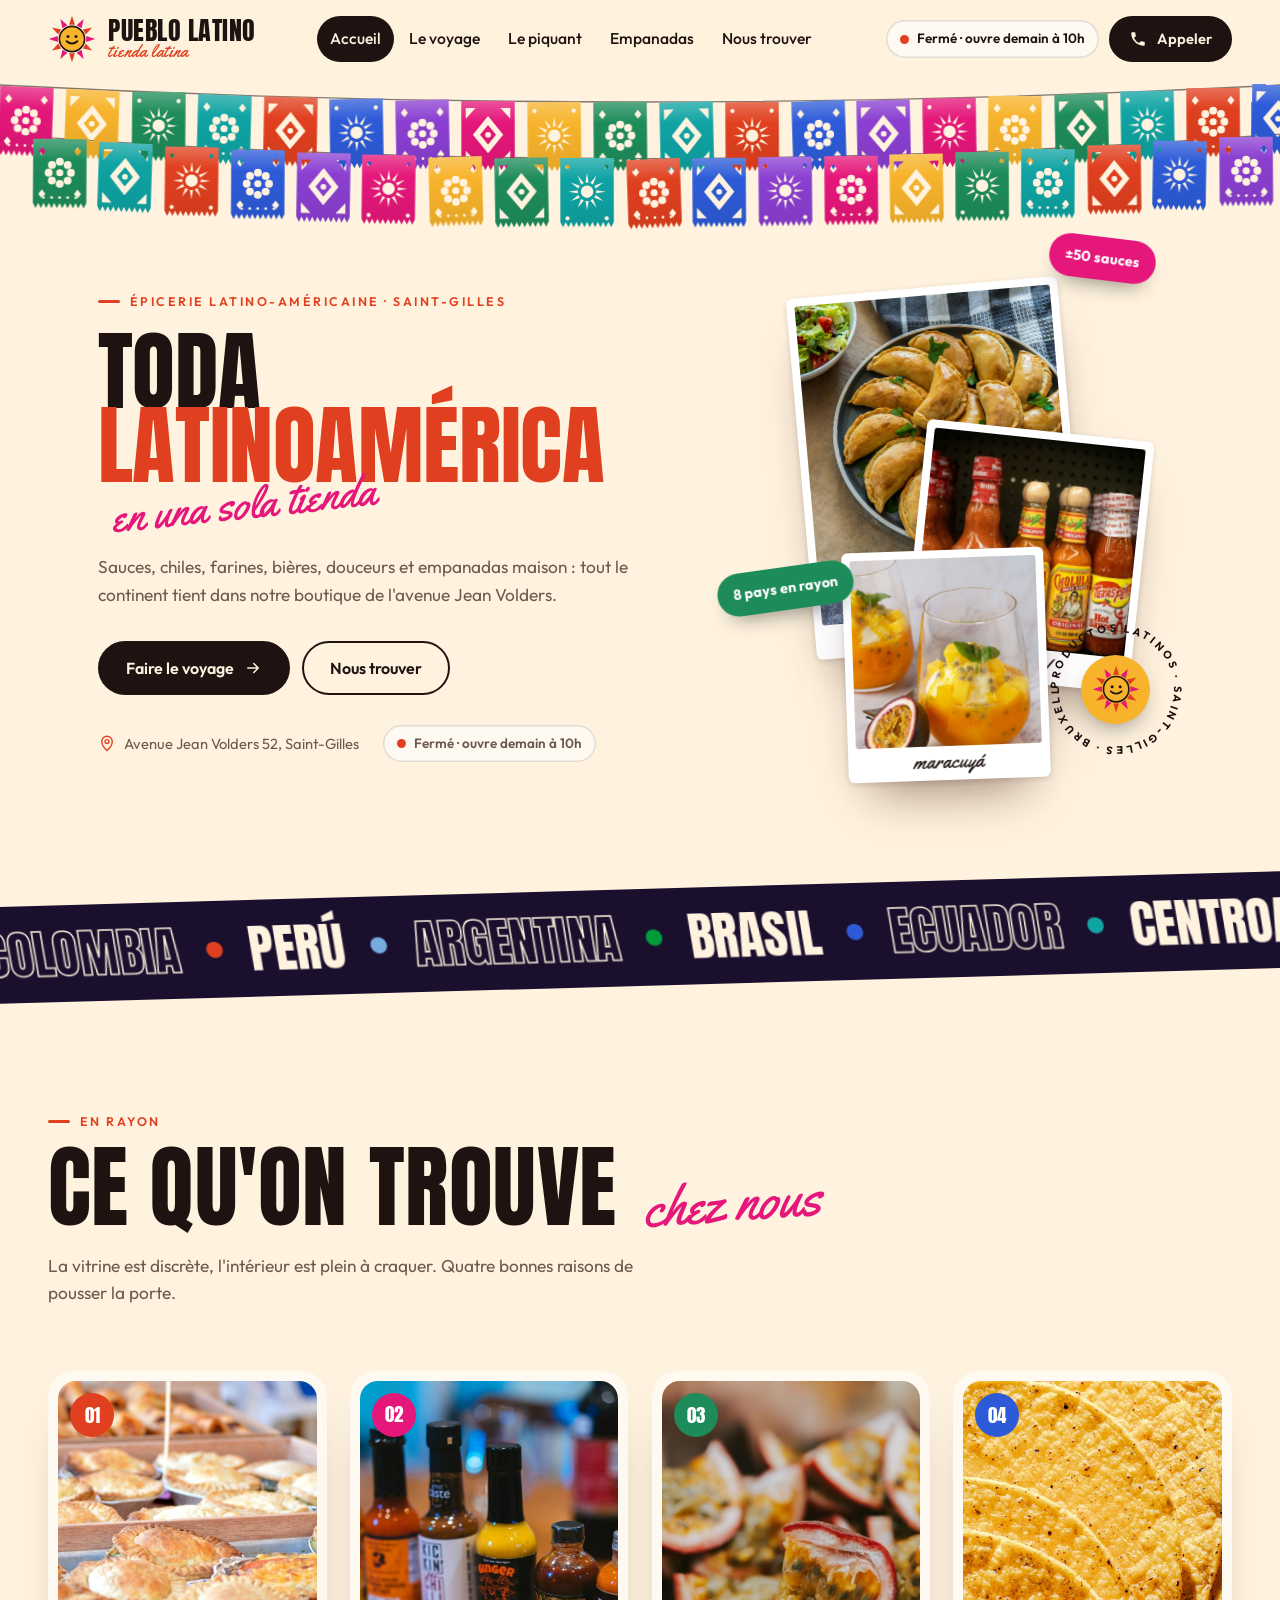
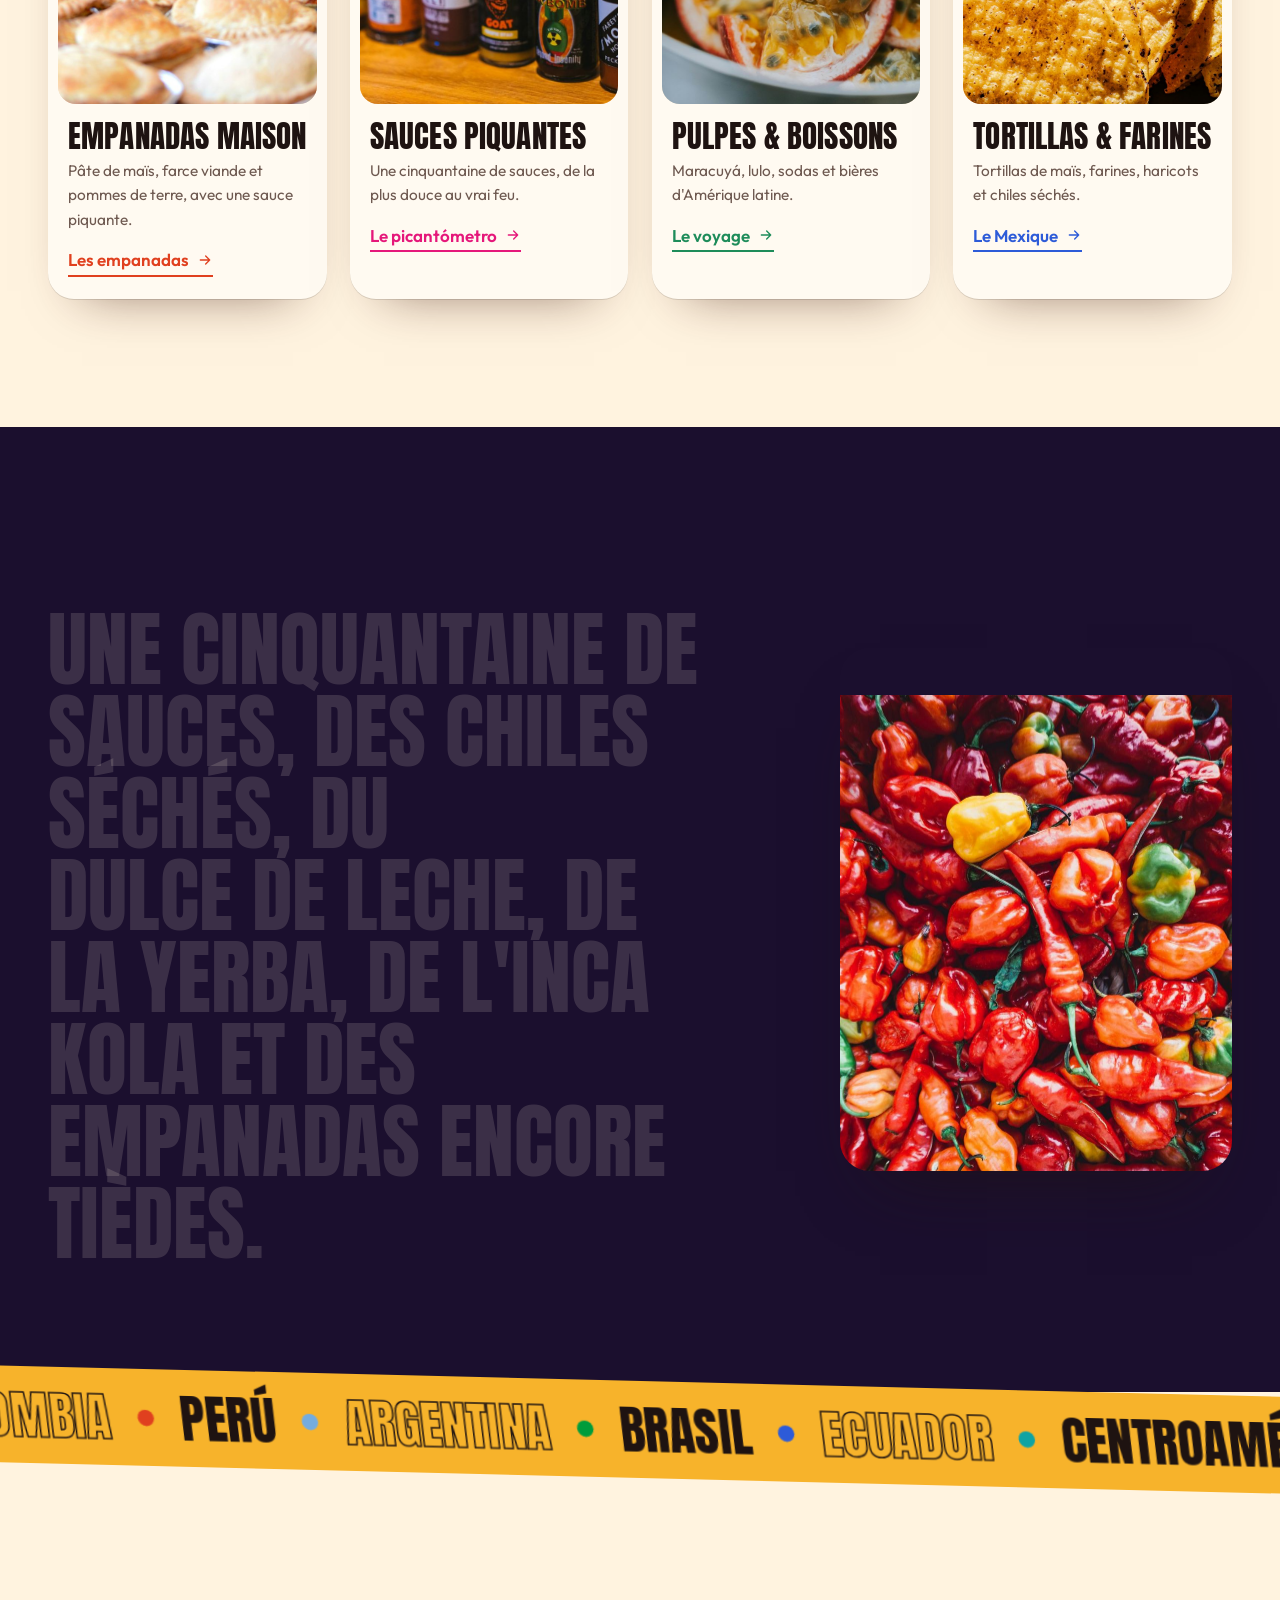
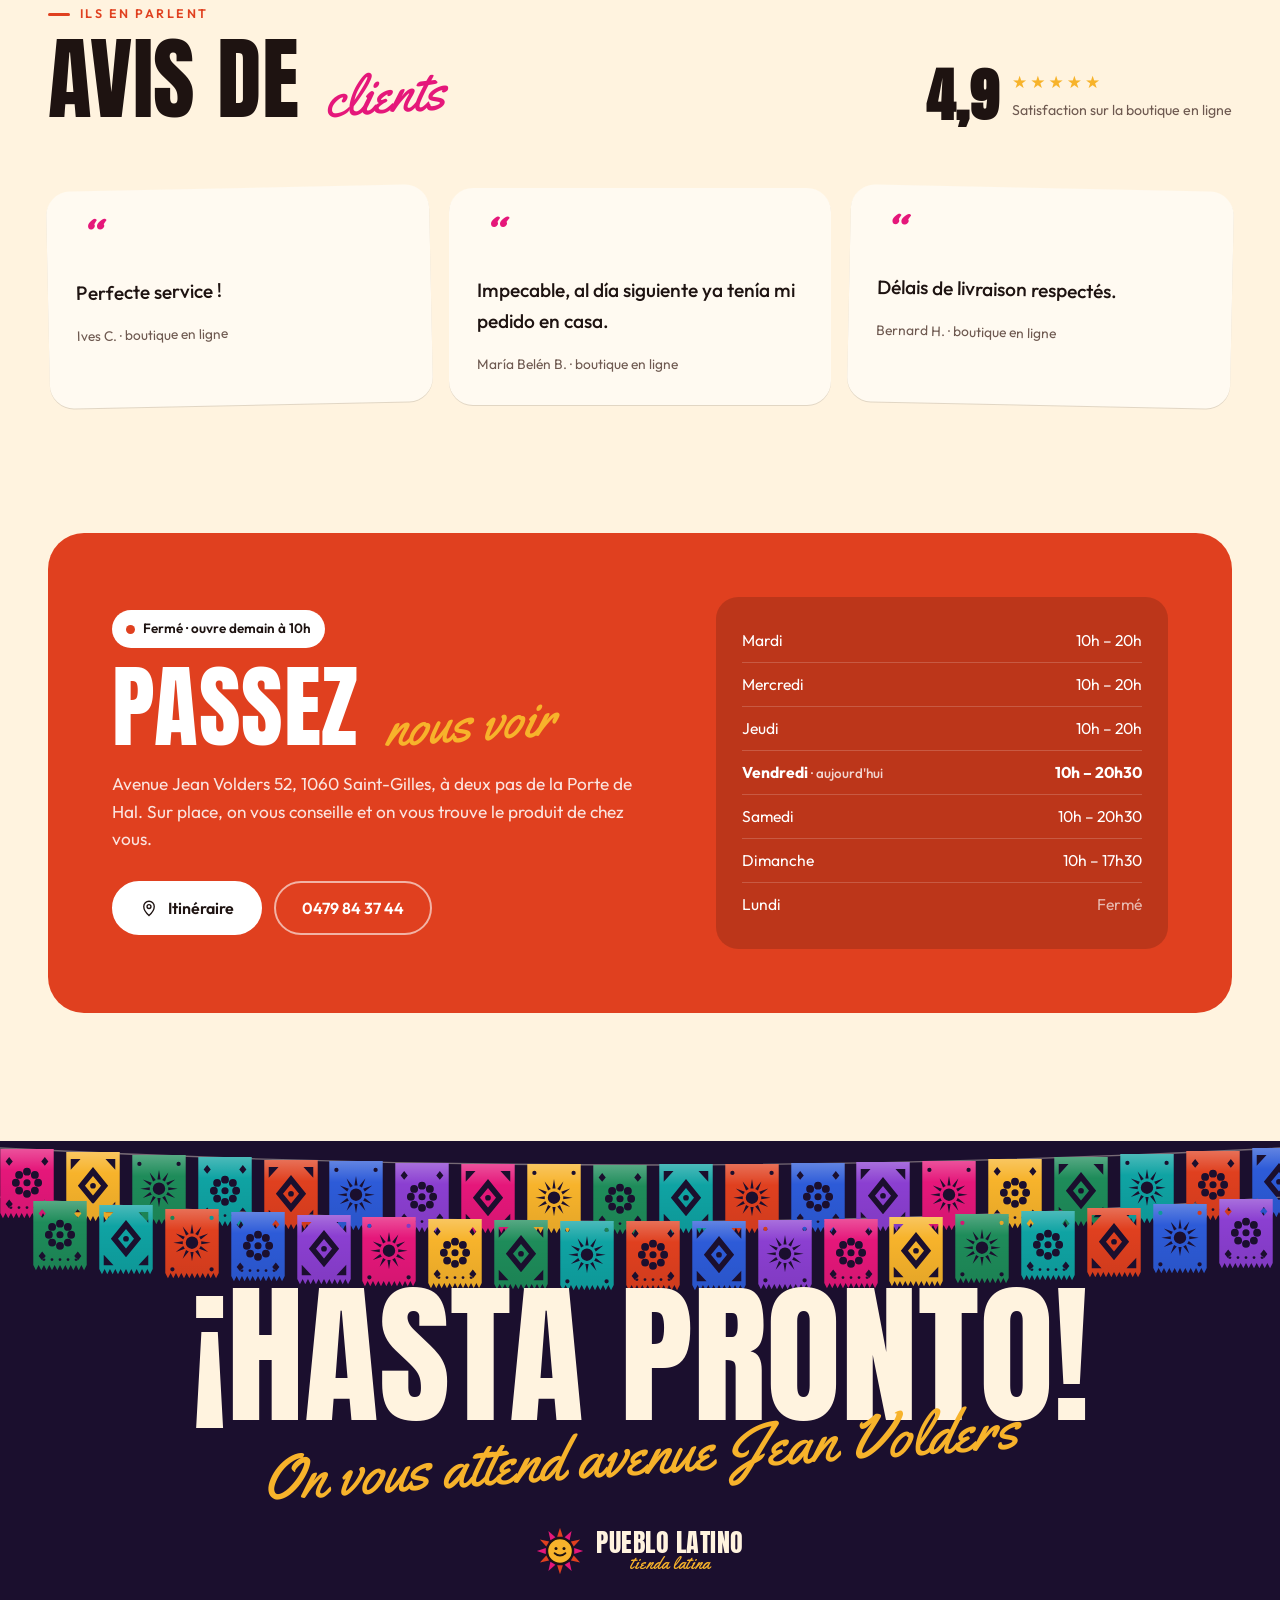
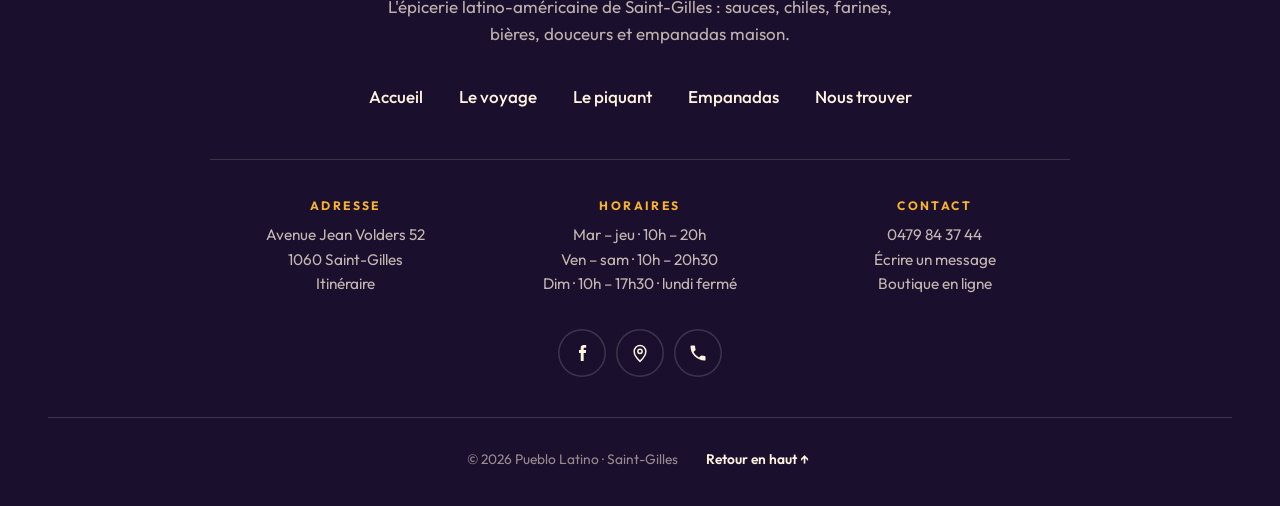
<file: index.html>
<!doctype html>
<html lang="fr">
<head>
<meta charset="utf-8">
<meta name="viewport" content="width=device-width, initial-scale=1, viewport-fit=cover">
<meta name="theme-color" content="#FFF3DF">
<meta property="og:title" content="Pueblo Latino · Épicerie latino-américaine à Saint-Gilles">
<meta property="og:description" content="Pueblo Latino, l'épicerie latino-américaine de l'avenue Jean Volders à Saint-Gilles : sauces piquantes, chiles, farines, bières et empanadas maison.">
<meta property="og:image" content="img/empanadas.jpg">
<link rel="apple-touch-icon" href="apple-touch-icon.png">
<title>Pueblo Latino · Épicerie latino-américaine à Saint-Gilles</title>
<meta name="description" content="Pueblo Latino, l'épicerie latino-américaine de l'avenue Jean Volders à Saint-Gilles : sauces piquantes, chiles, farines, bières et empanadas maison.">
<link rel="icon" type="image/svg+xml" href="data:image/svg+xml,%3Csvg%20xmlns%3D%22http%3A//www.w3.org/2000/svg%22%20viewBox%3D%220%200%2048%2048%22%20width%3D%2264%22%20height%3D%2264%22%3E%3Cpath%20d%3D%22M38.21%2021.12L47.20%2024.00L38.21%2026.88Z%22%20fill%3D%22%23E5177A%22/%3E%3Cpath%20d%3D%22M37.75%2028.61L44.09%2035.60L34.87%2033.60Z%22%20fill%3D%22%23E0401F%22/%3E%3Cpath%20d%3D%22M33.60%2034.87L35.60%2044.09L28.61%2037.75Z%22%20fill%3D%22%23E5177A%22/%3E%3Cpath%20d%3D%22M26.88%2038.21L24.00%2047.20L21.12%2038.21Z%22%20fill%3D%22%23E0401F%22/%3E%3Cpath%20d%3D%22M19.39%2037.75L12.40%2044.09L14.40%2034.87Z%22%20fill%3D%22%23E5177A%22/%3E%3Cpath%20d%3D%22M13.13%2033.60L3.91%2035.60L10.25%2028.61Z%22%20fill%3D%22%23E0401F%22/%3E%3Cpath%20d%3D%22M9.79%2026.88L0.80%2024.00L9.79%2021.12Z%22%20fill%3D%22%23E5177A%22/%3E%3Cpath%20d%3D%22M10.25%2019.39L3.91%2012.40L13.13%2014.40Z%22%20fill%3D%22%23E0401F%22/%3E%3Cpath%20d%3D%22M14.40%2013.13L12.40%203.91L19.39%2010.25Z%22%20fill%3D%22%23E5177A%22/%3E%3Cpath%20d%3D%22M21.12%209.79L24.00%200.80L26.88%209.79Z%22%20fill%3D%22%23E0401F%22/%3E%3Cpath%20d%3D%22M28.61%2010.25L35.60%203.91L33.60%2013.13Z%22%20fill%3D%22%23E5177A%22/%3E%3Cpath%20d%3D%22M34.87%2014.40L44.09%2012.40L37.75%2019.39Z%22%20fill%3D%22%23E0401F%22/%3E%3Ccircle%20cx%3D%2224%22%20cy%3D%2224%22%20r%3D%2212.6%22%20fill%3D%22%23F7B32B%22%20stroke%3D%22%231E1311%22%20stroke-width%3D%221.6%22/%3E%3Ccircle%20cx%3D%2220%22%20cy%3D%2221.6%22%20r%3D%221.5%22%20fill%3D%22%231E1311%22/%3E%3Ccircle%20cx%3D%2228%22%20cy%3D%2221.6%22%20r%3D%221.5%22%20fill%3D%22%231E1311%22/%3E%3Cpath%20d%3D%22M18.6%2026.2q5.4%204.6%2010.8%200%22%20fill%3D%22none%22%20stroke%3D%22%231E1311%22%20stroke-width%3D%221.8%22%20stroke-linecap%3D%22round%22/%3E%3C/svg%3E">
<link rel="preconnect" href="https://fonts.googleapis.com">
<link rel="preconnect" href="https://fonts.gstatic.com" crossorigin>
<link rel="stylesheet" href="https://fonts.googleapis.com/css2?family=Anton&family=Outfit:wght@400;500;600;700&family=Yellowtail&display=swap">
<link rel="stylesheet" href="assets/style.css">
<script>document.documentElement.classList.add('js')</script>
</head>
<body>
<div class="curtain" aria-hidden="true"><i></i><i></i><i></i><i></i><i></i></div>
<header class="hd">
  <div class="wrap hd-in">
    <a class="logo" href="index.html" aria-label="Pueblo Latino, accueil"><svg class="logo-sun" viewBox="0 0 48 48" width="48" height="48" aria-hidden="true"><path d="M38.21 21.12L47.20 24.00L38.21 26.88Z" fill="#E5177A"/><path d="M37.75 28.61L44.09 35.60L34.87 33.60Z" fill="#E0401F"/><path d="M33.60 34.87L35.60 44.09L28.61 37.75Z" fill="#E5177A"/><path d="M26.88 38.21L24.00 47.20L21.12 38.21Z" fill="#E0401F"/><path d="M19.39 37.75L12.40 44.09L14.40 34.87Z" fill="#E5177A"/><path d="M13.13 33.60L3.91 35.60L10.25 28.61Z" fill="#E0401F"/><path d="M9.79 26.88L0.80 24.00L9.79 21.12Z" fill="#E5177A"/><path d="M10.25 19.39L3.91 12.40L13.13 14.40Z" fill="#E0401F"/><path d="M14.40 13.13L12.40 3.91L19.39 10.25Z" fill="#E5177A"/><path d="M21.12 9.79L24.00 0.80L26.88 9.79Z" fill="#E0401F"/><path d="M28.61 10.25L35.60 3.91L33.60 13.13Z" fill="#E5177A"/><path d="M34.87 14.40L44.09 12.40L37.75 19.39Z" fill="#E0401F"/><circle cx="24" cy="24" r="12.6" fill="#F7B32B" stroke="#1E1311" stroke-width="1.6"/><circle cx="20" cy="21.6" r="1.5" fill="#1E1311"/><circle cx="28" cy="21.6" r="1.5" fill="#1E1311"/><path d="M18.6 26.2q5.4 4.6 10.8 0" fill="none" stroke="#1E1311" stroke-width="1.8" stroke-linecap="round"/></svg><span class="logo-t"><b>Pueblo Latino</b><i>tienda latina</i></span></a>
    <nav class="nav" aria-label="Navigation principale"><a href="index.html" aria-current="page">Accueil</a><a href="voyage.html">Le voyage</a><a href="picante.html">Le piquant</a><a href="empanadas.html">Empanadas</a><a href="contact.html">Nous trouver</a></nav>
    <div class="hd-act">
      <span class="status" role="status"><i aria-hidden="true"></i><span>Horaires</span></span>
      <a class="btn btn-sm" href="tel:+32479843744"><svg viewBox="0 0 24 24" aria-hidden="true"><path fill="currentColor" d="M6.6 10.8a15.1 15.1 0 0 0 6.6 6.6l2.2-2.2a1 1 0 0 1 1-.25 11.4 11.4 0 0 0 3.6.57 1 1 0 0 1 1 1V20a1 1 0 0 1-1 1A17 17 0 0 1 3 4a1 1 0 0 1 1-1h3.5a1 1 0 0 1 1 1c0 1.25.2 2.45.57 3.57a1 1 0 0 1-.25 1z"/></svg><span>Appeler</span></a>
      <button class="round burger" id="burger" type="button" aria-label="Ouvrir le menu" aria-expanded="false" aria-controls="mm"><span></span></button>
    </div>
  </div>
</header>
<div class="mm" id="mm" aria-hidden="true" inert>
  <div class="mm-top"><a class="logo" href="index.html" aria-label="Pueblo Latino, accueil"><svg class="logo-sun" viewBox="0 0 48 48" width="48" height="48" aria-hidden="true"><path d="M38.21 21.12L47.20 24.00L38.21 26.88Z" fill="#E5177A"/><path d="M37.75 28.61L44.09 35.60L34.87 33.60Z" fill="#E0401F"/><path d="M33.60 34.87L35.60 44.09L28.61 37.75Z" fill="#E5177A"/><path d="M26.88 38.21L24.00 47.20L21.12 38.21Z" fill="#E0401F"/><path d="M19.39 37.75L12.40 44.09L14.40 34.87Z" fill="#E5177A"/><path d="M13.13 33.60L3.91 35.60L10.25 28.61Z" fill="#E0401F"/><path d="M9.79 26.88L0.80 24.00L9.79 21.12Z" fill="#E5177A"/><path d="M10.25 19.39L3.91 12.40L13.13 14.40Z" fill="#E0401F"/><path d="M14.40 13.13L12.40 3.91L19.39 10.25Z" fill="#E5177A"/><path d="M21.12 9.79L24.00 0.80L26.88 9.79Z" fill="#E0401F"/><path d="M28.61 10.25L35.60 3.91L33.60 13.13Z" fill="#E5177A"/><path d="M34.87 14.40L44.09 12.40L37.75 19.39Z" fill="#E0401F"/><circle cx="24" cy="24" r="12.6" fill="#F7B32B" stroke="#1E1311" stroke-width="1.6"/><circle cx="20" cy="21.6" r="1.5" fill="#1E1311"/><circle cx="28" cy="21.6" r="1.5" fill="#1E1311"/><path d="M18.6 26.2q5.4 4.6 10.8 0" fill="none" stroke="#1E1311" stroke-width="1.8" stroke-linecap="round"/></svg><span class="logo-t"><b>Pueblo Latino</b><i>tienda latina</i></span></a><button class="round mm-close" type="button" aria-label="Fermer le menu"><svg viewBox="0 0 24 24" fill="none" stroke="currentColor" stroke-width="2" stroke-linecap="round" aria-hidden="true"><path d="M6 6l12 12M18 6L6 18"/></svg></button></div>
  <nav aria-label="Menu mobile"><a href="index.html" aria-current="page">Accueil</a><a href="voyage.html">Le voyage</a><a href="picante.html">Le piquant</a><a href="empanadas.html">Empanadas</a><a href="contact.html">Nous trouver</a></nav>
  <div class="picado mm-flags" data-rows="1" aria-hidden="true"></div>
</div>
<main>
<section class="hero">
  <div class="picado" aria-hidden="true"></div>
  <div class="wrap hero-grid">
    <div>
      <span class="kicker" data-rv>Épicerie latino-américaine · Saint-Gilles</span>
      <h1 data-split style="margin-top:22px"><span class="row">Toda</span><span class="row accent">Latinoamérica</span><span class="script">en una sola tienda</span></h1>
      <p class="lead" data-rv style="--d:.6s">Sauces, chiles, farines, bières, douceurs et empanadas maison : tout le continent tient dans notre boutique de l'avenue Jean Volders.</p>
      <div class="cta" data-rv style="--d:.75s">
        <a class="btn" href="voyage.html">Faire le voyage <svg viewBox="0 0 24 24" fill="none" stroke="currentColor" stroke-width="2" stroke-linecap="round" stroke-linejoin="round" aria-hidden="true"><path d="M5 12h14M13 6l6 6-6 6"/></svg></a>
        <a class="btn btn-line" href="contact.html">Nous trouver</a>
      </div>
      <div class="hero-meta" data-rv style="--d:.9s"><span><svg viewBox="0 0 24 24" fill="none" stroke="currentColor" stroke-width="1.8" aria-hidden="true"><path d="M12 22s7-6.2 7-12a7 7 0 1 0-14 0c0 5.8 7 12 7 12z"/><circle cx="12" cy="10" r="2.6"/></svg>Avenue Jean Volders 52, Saint-Gilles</span><span class="status"><i aria-hidden="true"></i><span>Horaires</span></span></div>
    </div>
    <div class="collage" aria-label="Quelques produits de la boutique">
      <figure class="ph p1"><img src="img/empanadas.jpg" alt="Empanadas dorées sur un plat" width="1000" height="1250"><figcaption>empanadas maison</figcaption></figure>
      <figure class="ph p2"><img src="img/sauces.jpg" alt="Rayon de sauces piquantes" width="1400" height="896"><figcaption>¡picante!</figcaption></figure>
      <figure class="ph p3"><img src="img/maracuya.jpg" alt="Boisson au fruit de la passion" width="900" height="1125"><figcaption>maracuyá</figcaption></figure>
      <span class="sticker s1">8 pays en rayon</span>
      <span class="sticker s2">±50 sauces</span>
      <div class="stamp" aria-hidden="true"><svg viewBox="0 0 120 120"><defs><path id="circ" d="M60 60m-46 0a46 46 0 1 1 92 0a46 46 0 1 1 -92 0"/></defs><text><textPath href="#circ">Productos latinos · Saint-Gilles · Bruxelles ·</textPath></text></svg><b><svg class="logo-sun" viewBox="0 0 48 48" width="40" height="40" aria-hidden="true"><path d="M38.21 21.12L47.20 24.00L38.21 26.88Z" fill="#E5177A"/><path d="M37.75 28.61L44.09 35.60L34.87 33.60Z" fill="#E0401F"/><path d="M33.60 34.87L35.60 44.09L28.61 37.75Z" fill="#E5177A"/><path d="M26.88 38.21L24.00 47.20L21.12 38.21Z" fill="#E0401F"/><path d="M19.39 37.75L12.40 44.09L14.40 34.87Z" fill="#E5177A"/><path d="M13.13 33.60L3.91 35.60L10.25 28.61Z" fill="#E0401F"/><path d="M9.79 26.88L0.80 24.00L9.79 21.12Z" fill="#E5177A"/><path d="M10.25 19.39L3.91 12.40L13.13 14.40Z" fill="#E0401F"/><path d="M14.40 13.13L12.40 3.91L19.39 10.25Z" fill="#E5177A"/><path d="M21.12 9.79L24.00 0.80L26.88 9.79Z" fill="#E0401F"/><path d="M28.61 10.25L35.60 3.91L33.60 13.13Z" fill="#E5177A"/><path d="M34.87 14.40L44.09 12.40L37.75 19.39Z" fill="#E0401F"/><circle cx="24" cy="24" r="12.6" fill="#F7B32B" stroke="#1E1311" stroke-width="1.6"/><circle cx="20" cy="21.6" r="1.5" fill="#1E1311"/><circle cx="28" cy="21.6" r="1.5" fill="#1E1311"/><path d="M18.6 26.2q5.4 4.6 10.8 0" fill="none" stroke="#1E1311" stroke-width="1.8" stroke-linecap="round"/></svg></b></div>
    </div>
  </div>
</section>
<div class="marq" aria-hidden="true"><div class="marq-track"><span class=""><i style="--c:#1E8C5A"></i>México</span><span class="o"><i style="--c:#F7B32B"></i>Colombia</span><span class=""><i style="--c:#E0401F"></i>Perú</span><span class="o"><i style="--c:#74ACDF"></i>Argentina</span><span class=""><i style="--c:#009C3B"></i>Brasil</span><span class="o"><i style="--c:#2D5BD8"></i>Ecuador</span><span class=""><i style="--c:#0FA3A3"></i>Centroamérica</span><span class="o"><i style="--c:#E5177A"></i>Rep. Dominicana</span><span class="s">¡Bienvenidos!</span></div></div>
<section class="section">
  <div class="wrap">
    <div class="ray-head">
      <div data-rv><span class="kicker">En rayon</span><h2 class="h2">Ce qu'on trouve <span class="script">chez nous</span></h2></div>
      <p class="lead" data-rv style="--d:.1s">La vitrine est discrète, l'intérieur est plein à craquer. Quatre bonnes raisons de pousser la porte.</p>
    </div>
    <div class="rays">
      <a class="ray" href="empanadas.html" style="--c:var(--chili)" data-rv><div class="ray-img"><span class="ray-n">01</span><img src="img/empanadas2.jpg" alt="Plateaux d'empanadas" width="1400" height="931" loading="lazy"></div><div class="ray-b"><h3>Empanadas maison</h3><p>Pâte de maïs, farce viande et pommes de terre, avec une sauce piquante.</p><span class="link">Les empanadas <svg viewBox="0 0 24 24" fill="none" stroke="currentColor" stroke-width="2" stroke-linecap="round" stroke-linejoin="round" aria-hidden="true"><path d="M5 12h14M13 6l6 6-6 6"/></svg></span></div></a>
      <a class="ray" href="picante.html" style="--c:var(--rosa);--d:.08s" data-rv><div class="ray-img"><span class="ray-n">02</span><img src="img/sauces2.jpg" alt="Bouteilles de sauces piquantes" width="1200" height="801" loading="lazy"></div><div class="ray-b"><h3>Sauces piquantes</h3><p>Une cinquantaine de sauces, de la plus douce au vrai feu.</p><span class="link">Le picantómetro <svg viewBox="0 0 24 24" fill="none" stroke="currentColor" stroke-width="2" stroke-linecap="round" stroke-linejoin="round" aria-hidden="true"><path d="M5 12h14M13 6l6 6-6 6"/></svg></span></div></a>
      <a class="ray" href="voyage.html#colombia" style="--c:var(--agave);--d:.16s" data-rv><div class="ray-img"><span class="ray-n">03</span><img src="img/fruit.jpg" alt="Fruits de la passion coupés" width="900" height="900" loading="lazy"></div><div class="ray-b"><h3>Pulpes &amp; boissons</h3><p>Maracuyá, lulo, sodas et bières d'Amérique latine.</p><span class="link">Le voyage <svg viewBox="0 0 24 24" fill="none" stroke="currentColor" stroke-width="2" stroke-linecap="round" stroke-linejoin="round" aria-hidden="true"><path d="M5 12h14M13 6l6 6-6 6"/></svg></span></div></a>
      <a class="ray" href="voyage.html#mexico" style="--c:var(--cielo);--d:.24s" data-rv><div class="ray-img"><span class="ray-n">04</span><img src="img/tostadas.jpg" alt="Tostadas de maïs" width="1100" height="1100" loading="lazy"></div><div class="ray-b"><h3>Tortillas &amp; farines</h3><p>Tortillas de maïs, farines, haricots et chiles séchés.</p><span class="link">Le Mexique <svg viewBox="0 0 24 24" fill="none" stroke="currentColor" stroke-width="2" stroke-linecap="round" stroke-linejoin="round" aria-hidden="true"><path d="M5 12h14M13 6l6 6-6 6"/></svg></span></div></a>
    </div>
  </div>
</section>
<section class="section dark">
  <div class="wrap">
    <div class="rv-grid"><div>
    <span class="kicker" data-rv>Dans nos rayons</span>
    <p class="reveal-txt" style="margin-top:26px">Une <span class="hl">cinquantaine</span> de sauces, des chiles séchés, du <span class="hl2">dulce de leche</span>, de la yerba, de l'Inca Kola et des <span class="hl">empanadas</span> encore tièdes.</p>
    </div><div class="frame" data-rv><img src="img/fresh.jpg" alt="Piments frais rouges, jaunes et verts" width="800" height="1200" loading="lazy" data-par="70"></div></div>
  </div>
</section>
<div class="marq alt" aria-hidden="true"><div class="marq-track"><span class=""><i style="--c:#1E8C5A"></i>México</span><span class="o"><i style="--c:#F7B32B"></i>Colombia</span><span class=""><i style="--c:#E0401F"></i>Perú</span><span class="o"><i style="--c:#74ACDF"></i>Argentina</span><span class=""><i style="--c:#009C3B"></i>Brasil</span><span class="o"><i style="--c:#2D5BD8"></i>Ecuador</span><span class=""><i style="--c:#0FA3A3"></i>Centroamérica</span><span class="o"><i style="--c:#E5177A"></i>Rep. Dominicana</span><span class="s">¡Bienvenidos!</span></div></div>
<section class="section">
  <div class="wrap">
    <div class="ray-head">
      <div data-rv><span class="kicker">Ils en parlent</span><h2 class="h2">Avis de <span class="script">clients</span></h2></div>
      <div class="score" data-rv><b>4,9</b><div><span class="stars" aria-label="5 étoiles">★★★★★</span><br><small style="color:var(--muted)">Satisfaction sur la boutique en ligne</small></div></div>
    </div>
    <div class="avis">
      <figure class="avi" data-rv style="margin:0"><span class="q" aria-hidden="true">“</span><p>Perfecte service !</p><small>Ives C. · boutique en ligne</small></figure>
      <figure class="avi" data-rv style="margin:0;--d:.1s"><span class="q" aria-hidden="true">“</span><p>Impecable, al día siguiente ya tenía mi pedido en casa.</p><small>María Belén B. · boutique en ligne</small></figure>
      <figure class="avi" data-rv style="margin:0;--d:.2s"><span class="q" aria-hidden="true">“</span><p>Délais de livraison respectés.</p><small>Bernard H. · boutique en ligne</small></figure>
    </div>
  </div>
</section>
<section class="section" style="padding-top:0">
  <div class="wrap">
    <div class="visit" data-rv>
      <div>
        <span class="status"><i aria-hidden="true"></i><span>Horaires</span></span>
        <h2 class="h2">Passez <span class="script">nous voir</span></h2>
        <p class="lead" style="margin-top:18px">Avenue Jean Volders 52, 1060 Saint-Gilles, à deux pas de la Porte de Hal. Sur place, on vous conseille et on vous trouve le produit de chez vous.</p>
        <div class="cta"><a class="btn" href="https://www.google.com/maps/dir/?api=1&destination=Pueblo%20Latino%20Avenue%20Jean%20Volders%2052%201060%20Saint-Gilles" target="_blank" rel="noopener"><svg viewBox="0 0 24 24" fill="none" stroke="currentColor" stroke-width="1.8" aria-hidden="true"><path d="M12 22s7-6.2 7-12a7 7 0 1 0-14 0c0 5.8 7 12 7 12z"/><circle cx="12" cy="10" r="2.6"/></svg>Itinéraire</a><a class="btn btn-line" href="tel:+32479843744">0479 84 37 44</a></div>
      </div>
      <ul class="hours" aria-label="Horaires d'ouverture"><li data-d="2"><span>Mardi</span><span>10h – 20h</span></li><li data-d="3"><span>Mercredi</span><span>10h – 20h</span></li><li data-d="4"><span>Jeudi</span><span>10h – 20h</span></li><li data-d="5"><span>Vendredi</span><span>10h – 20h30</span></li><li data-d="6"><span>Samedi</span><span>10h – 20h30</span></li><li data-d="0"><span>Dimanche</span><span>10h – 17h30</span></li><li data-d="1"><span>Lundi</span><span class=x>Fermé</span></li></ul>
    </div>
  </div>
</section>
</main>
<footer class="ft">
  <div class="picado" aria-hidden="true"></div>
  <div class="wrap ft-in">
    <p class="ft-big">¡Hasta pronto!<span class="script">On vous attend avenue Jean Volders</span></p>
    <a class="logo" href="index.html" aria-label="Pueblo Latino, accueil"><svg class="logo-sun" viewBox="0 0 48 48" width="48" height="48" aria-hidden="true"><path d="M38.21 21.12L47.20 24.00L38.21 26.88Z" fill="#E5177A"/><path d="M37.75 28.61L44.09 35.60L34.87 33.60Z" fill="#E0401F"/><path d="M33.60 34.87L35.60 44.09L28.61 37.75Z" fill="#E5177A"/><path d="M26.88 38.21L24.00 47.20L21.12 38.21Z" fill="#E0401F"/><path d="M19.39 37.75L12.40 44.09L14.40 34.87Z" fill="#E5177A"/><path d="M13.13 33.60L3.91 35.60L10.25 28.61Z" fill="#E0401F"/><path d="M9.79 26.88L0.80 24.00L9.79 21.12Z" fill="#E5177A"/><path d="M10.25 19.39L3.91 12.40L13.13 14.40Z" fill="#E0401F"/><path d="M14.40 13.13L12.40 3.91L19.39 10.25Z" fill="#E5177A"/><path d="M21.12 9.79L24.00 0.80L26.88 9.79Z" fill="#E0401F"/><path d="M28.61 10.25L35.60 3.91L33.60 13.13Z" fill="#E5177A"/><path d="M34.87 14.40L44.09 12.40L37.75 19.39Z" fill="#E0401F"/><circle cx="24" cy="24" r="12.6" fill="#F7B32B" stroke="#1E1311" stroke-width="1.6"/><circle cx="20" cy="21.6" r="1.5" fill="#1E1311"/><circle cx="28" cy="21.6" r="1.5" fill="#1E1311"/><path d="M18.6 26.2q5.4 4.6 10.8 0" fill="none" stroke="#1E1311" stroke-width="1.8" stroke-linecap="round"/></svg><span class="logo-t"><b>Pueblo Latino</b><i>tienda latina</i></span></a>
    <p class="ft-tag">L'épicerie latino-américaine de Saint-Gilles : sauces, chiles, farines, bières, douceurs et empanadas maison.</p>
    <ul class="ft-nav"><li><a href="index.html">Accueil</a></li><li><a href="voyage.html">Le voyage</a></li><li><a href="picante.html">Le piquant</a></li><li><a href="empanadas.html">Empanadas</a></li><li><a href="contact.html">Nous trouver</a></li></ul>
    <div class="ft-cols">
      <div><h4>Adresse</h4><p>Avenue Jean Volders 52<br>1060 Saint-Gilles<br><a href="https://www.google.com/maps/dir/?api=1&destination=Pueblo%20Latino%20Avenue%20Jean%20Volders%2052%201060%20Saint-Gilles" target="_blank" rel="noopener">Itinéraire</a></p></div>
      <div><h4>Horaires</h4><p>Mar – jeu · 10h – 20h<br>Ven – sam · 10h – 20h30<br>Dim · 10h – 17h30 · lundi fermé</p></div>
      <div><h4>Contact</h4><p><a href="tel:+32479843744">0479 84 37 44</a><br><a href="contact.html">Écrire un message</a><br><a href="https://pueblo-latino.be/" target="_blank" rel="noopener">Boutique en ligne</a></p></div>
    </div>
    <div class="ft-icons">
      <a href="https://www.facebook.com/Pueblo-Latino-362747017150990" target="_blank" rel="noopener" aria-label="Pueblo Latino sur Facebook"><svg viewBox="0 0 24 24" aria-hidden="true"><path fill="currentColor" d="M14 8.5V6.8c0-.8.5-1 1-1h2V2.5h-2.8C11.1 2.5 10.5 4.7 10.5 6.2v2.3H8.4V12h2.1v9.5H14V12h2.6l.4-3.5z"/></svg></a>
      <a href="https://www.google.com/maps/search/?api=1&query=Pueblo%20Latino%20Avenue%20Jean%20Volders%2052%201060%20Saint-Gilles" target="_blank" rel="noopener" aria-label="Pueblo Latino sur Google Maps"><svg viewBox="0 0 24 24" fill="none" stroke="currentColor" stroke-width="1.8" aria-hidden="true"><path d="M12 22s7-6.2 7-12a7 7 0 1 0-14 0c0 5.8 7 12 7 12z"/><circle cx="12" cy="10" r="2.6"/></svg></a>
      <a href="tel:+32479843744" aria-label="Appeler Pueblo Latino"><svg viewBox="0 0 24 24" aria-hidden="true"><path fill="currentColor" d="M6.6 10.8a15.1 15.1 0 0 0 6.6 6.6l2.2-2.2a1 1 0 0 1 1-.25 11.4 11.4 0 0 0 3.6.57 1 1 0 0 1 1 1V20a1 1 0 0 1-1 1A17 17 0 0 1 3 4a1 1 0 0 1 1-1h3.5a1 1 0 0 1 1 1c0 1.25.2 2.45.57 3.57a1 1 0 0 1-.25 1z"/></svg></a>
    </div>
    <div class="ft-small"><span>© <span data-year>2026</span> Pueblo Latino · Saint-Gilles</span><button type="button" class="ft-top" data-top>Retour en haut ↑</button></div>
  </div>
</footer>
<button type="button" class="to-top" id="to-top" data-top aria-label="Retour en haut de la page"><svg viewBox="0 0 24 24" fill="none" stroke="currentColor" stroke-width="2" stroke-linecap="round" aria-hidden="true"><path d="M12 19V5M6 11l6-6 6 6"/></svg></button>
<script src="assets/main.js"></script>
</body>
</html>
</file>
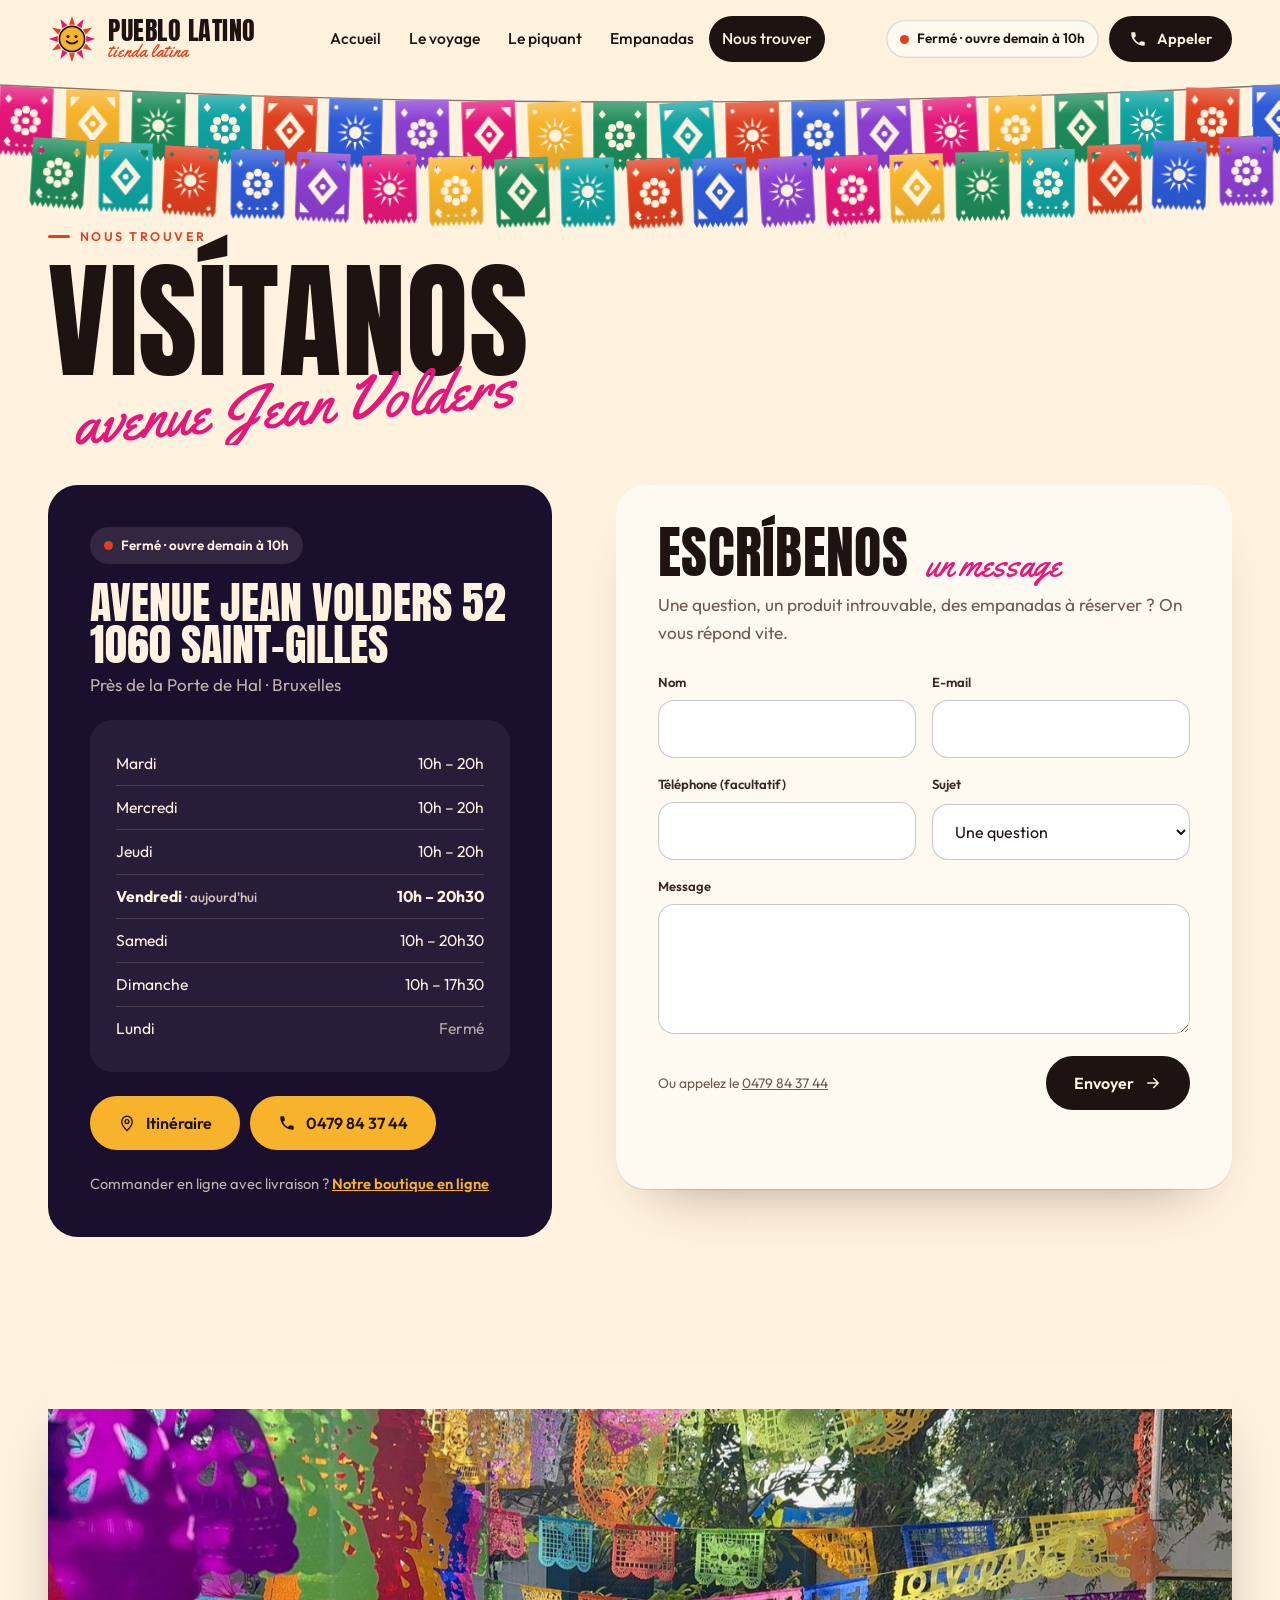
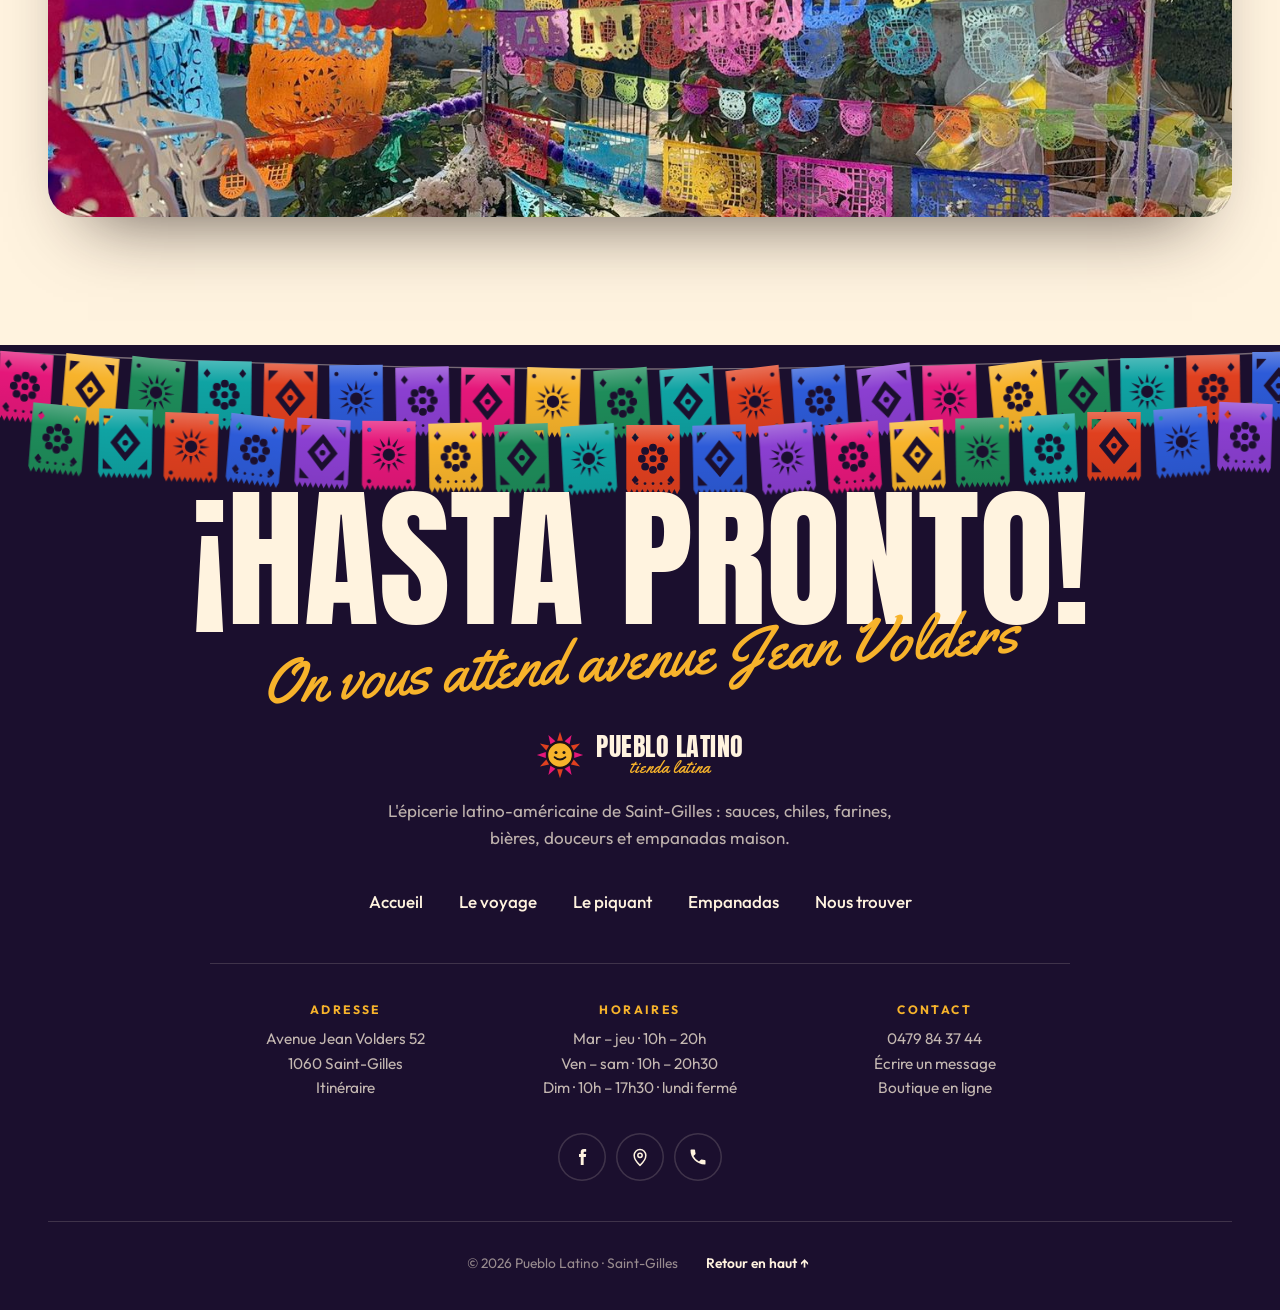
<file: contact.html>
<!doctype html>
<html lang="fr">
<head>
<meta charset="utf-8">
<meta name="viewport" content="width=device-width, initial-scale=1, viewport-fit=cover">
<meta name="theme-color" content="#FFF3DF">
<meta property="og:title" content="Nous trouver · Pueblo Latino">
<meta property="og:description" content="Pueblo Latino, avenue Jean Volders 52 à Saint-Gilles. Horaires, itinéraire, téléphone et formulaire de contact.">
<meta property="og:image" content="img/empanadas.jpg">
<link rel="apple-touch-icon" href="apple-touch-icon.png">
<title>Nous trouver · Pueblo Latino</title>
<meta name="description" content="Pueblo Latino, avenue Jean Volders 52 à Saint-Gilles. Horaires, itinéraire, téléphone et formulaire de contact.">
<link rel="icon" type="image/svg+xml" href="data:image/svg+xml,%3Csvg%20xmlns%3D%22http%3A//www.w3.org/2000/svg%22%20viewBox%3D%220%200%2048%2048%22%20width%3D%2264%22%20height%3D%2264%22%3E%3Cpath%20d%3D%22M38.21%2021.12L47.20%2024.00L38.21%2026.88Z%22%20fill%3D%22%23E5177A%22/%3E%3Cpath%20d%3D%22M37.75%2028.61L44.09%2035.60L34.87%2033.60Z%22%20fill%3D%22%23E0401F%22/%3E%3Cpath%20d%3D%22M33.60%2034.87L35.60%2044.09L28.61%2037.75Z%22%20fill%3D%22%23E5177A%22/%3E%3Cpath%20d%3D%22M26.88%2038.21L24.00%2047.20L21.12%2038.21Z%22%20fill%3D%22%23E0401F%22/%3E%3Cpath%20d%3D%22M19.39%2037.75L12.40%2044.09L14.40%2034.87Z%22%20fill%3D%22%23E5177A%22/%3E%3Cpath%20d%3D%22M13.13%2033.60L3.91%2035.60L10.25%2028.61Z%22%20fill%3D%22%23E0401F%22/%3E%3Cpath%20d%3D%22M9.79%2026.88L0.80%2024.00L9.79%2021.12Z%22%20fill%3D%22%23E5177A%22/%3E%3Cpath%20d%3D%22M10.25%2019.39L3.91%2012.40L13.13%2014.40Z%22%20fill%3D%22%23E0401F%22/%3E%3Cpath%20d%3D%22M14.40%2013.13L12.40%203.91L19.39%2010.25Z%22%20fill%3D%22%23E5177A%22/%3E%3Cpath%20d%3D%22M21.12%209.79L24.00%200.80L26.88%209.79Z%22%20fill%3D%22%23E0401F%22/%3E%3Cpath%20d%3D%22M28.61%2010.25L35.60%203.91L33.60%2013.13Z%22%20fill%3D%22%23E5177A%22/%3E%3Cpath%20d%3D%22M34.87%2014.40L44.09%2012.40L37.75%2019.39Z%22%20fill%3D%22%23E0401F%22/%3E%3Ccircle%20cx%3D%2224%22%20cy%3D%2224%22%20r%3D%2212.6%22%20fill%3D%22%23F7B32B%22%20stroke%3D%22%231E1311%22%20stroke-width%3D%221.6%22/%3E%3Ccircle%20cx%3D%2220%22%20cy%3D%2221.6%22%20r%3D%221.5%22%20fill%3D%22%231E1311%22/%3E%3Ccircle%20cx%3D%2228%22%20cy%3D%2221.6%22%20r%3D%221.5%22%20fill%3D%22%231E1311%22/%3E%3Cpath%20d%3D%22M18.6%2026.2q5.4%204.6%2010.8%200%22%20fill%3D%22none%22%20stroke%3D%22%231E1311%22%20stroke-width%3D%221.8%22%20stroke-linecap%3D%22round%22/%3E%3C/svg%3E">
<link rel="preconnect" href="https://fonts.googleapis.com">
<link rel="preconnect" href="https://fonts.gstatic.com" crossorigin>
<link rel="stylesheet" href="https://fonts.googleapis.com/css2?family=Anton&family=Outfit:wght@400;500;600;700&family=Yellowtail&display=swap">
<link rel="stylesheet" href="assets/style.css">
<script>document.documentElement.classList.add('js')</script>
</head>
<body>
<div class="curtain" aria-hidden="true"><i></i><i></i><i></i><i></i><i></i></div>
<header class="hd">
  <div class="wrap hd-in">
    <a class="logo" href="index.html" aria-label="Pueblo Latino, accueil"><svg class="logo-sun" viewBox="0 0 48 48" width="48" height="48" aria-hidden="true"><path d="M38.21 21.12L47.20 24.00L38.21 26.88Z" fill="#E5177A"/><path d="M37.75 28.61L44.09 35.60L34.87 33.60Z" fill="#E0401F"/><path d="M33.60 34.87L35.60 44.09L28.61 37.75Z" fill="#E5177A"/><path d="M26.88 38.21L24.00 47.20L21.12 38.21Z" fill="#E0401F"/><path d="M19.39 37.75L12.40 44.09L14.40 34.87Z" fill="#E5177A"/><path d="M13.13 33.60L3.91 35.60L10.25 28.61Z" fill="#E0401F"/><path d="M9.79 26.88L0.80 24.00L9.79 21.12Z" fill="#E5177A"/><path d="M10.25 19.39L3.91 12.40L13.13 14.40Z" fill="#E0401F"/><path d="M14.40 13.13L12.40 3.91L19.39 10.25Z" fill="#E5177A"/><path d="M21.12 9.79L24.00 0.80L26.88 9.79Z" fill="#E0401F"/><path d="M28.61 10.25L35.60 3.91L33.60 13.13Z" fill="#E5177A"/><path d="M34.87 14.40L44.09 12.40L37.75 19.39Z" fill="#E0401F"/><circle cx="24" cy="24" r="12.6" fill="#F7B32B" stroke="#1E1311" stroke-width="1.6"/><circle cx="20" cy="21.6" r="1.5" fill="#1E1311"/><circle cx="28" cy="21.6" r="1.5" fill="#1E1311"/><path d="M18.6 26.2q5.4 4.6 10.8 0" fill="none" stroke="#1E1311" stroke-width="1.8" stroke-linecap="round"/></svg><span class="logo-t"><b>Pueblo Latino</b><i>tienda latina</i></span></a>
    <nav class="nav" aria-label="Navigation principale"><a href="index.html">Accueil</a><a href="voyage.html">Le voyage</a><a href="picante.html">Le piquant</a><a href="empanadas.html">Empanadas</a><a href="contact.html" aria-current="page">Nous trouver</a></nav>
    <div class="hd-act">
      <span class="status" role="status"><i aria-hidden="true"></i><span>Horaires</span></span>
      <a class="btn btn-sm" href="tel:+32479843744"><svg viewBox="0 0 24 24" aria-hidden="true"><path fill="currentColor" d="M6.6 10.8a15.1 15.1 0 0 0 6.6 6.6l2.2-2.2a1 1 0 0 1 1-.25 11.4 11.4 0 0 0 3.6.57 1 1 0 0 1 1 1V20a1 1 0 0 1-1 1A17 17 0 0 1 3 4a1 1 0 0 1 1-1h3.5a1 1 0 0 1 1 1c0 1.25.2 2.45.57 3.57a1 1 0 0 1-.25 1z"/></svg><span>Appeler</span></a>
      <button class="round burger" id="burger" type="button" aria-label="Ouvrir le menu" aria-expanded="false" aria-controls="mm"><span></span></button>
    </div>
  </div>
</header>
<div class="mm" id="mm" aria-hidden="true" inert>
  <div class="mm-top"><a class="logo" href="index.html" aria-label="Pueblo Latino, accueil"><svg class="logo-sun" viewBox="0 0 48 48" width="48" height="48" aria-hidden="true"><path d="M38.21 21.12L47.20 24.00L38.21 26.88Z" fill="#E5177A"/><path d="M37.75 28.61L44.09 35.60L34.87 33.60Z" fill="#E0401F"/><path d="M33.60 34.87L35.60 44.09L28.61 37.75Z" fill="#E5177A"/><path d="M26.88 38.21L24.00 47.20L21.12 38.21Z" fill="#E0401F"/><path d="M19.39 37.75L12.40 44.09L14.40 34.87Z" fill="#E5177A"/><path d="M13.13 33.60L3.91 35.60L10.25 28.61Z" fill="#E0401F"/><path d="M9.79 26.88L0.80 24.00L9.79 21.12Z" fill="#E5177A"/><path d="M10.25 19.39L3.91 12.40L13.13 14.40Z" fill="#E0401F"/><path d="M14.40 13.13L12.40 3.91L19.39 10.25Z" fill="#E5177A"/><path d="M21.12 9.79L24.00 0.80L26.88 9.79Z" fill="#E0401F"/><path d="M28.61 10.25L35.60 3.91L33.60 13.13Z" fill="#E5177A"/><path d="M34.87 14.40L44.09 12.40L37.75 19.39Z" fill="#E0401F"/><circle cx="24" cy="24" r="12.6" fill="#F7B32B" stroke="#1E1311" stroke-width="1.6"/><circle cx="20" cy="21.6" r="1.5" fill="#1E1311"/><circle cx="28" cy="21.6" r="1.5" fill="#1E1311"/><path d="M18.6 26.2q5.4 4.6 10.8 0" fill="none" stroke="#1E1311" stroke-width="1.8" stroke-linecap="round"/></svg><span class="logo-t"><b>Pueblo Latino</b><i>tienda latina</i></span></a><button class="round mm-close" type="button" aria-label="Fermer le menu"><svg viewBox="0 0 24 24" fill="none" stroke="currentColor" stroke-width="2" stroke-linecap="round" aria-hidden="true"><path d="M6 6l12 12M18 6L6 18"/></svg></button></div>
  <nav aria-label="Menu mobile"><a href="index.html">Accueil</a><a href="voyage.html">Le voyage</a><a href="picante.html">Le piquant</a><a href="empanadas.html">Empanadas</a><a href="contact.html" aria-current="page">Nous trouver</a></nav>
  <div class="picado mm-flags" data-rows="1" aria-hidden="true"></div>
</div>
<main>
<section class="ph-hero" style="padding-bottom:10px">
  <div class="picado" aria-hidden="true"></div>
  <div class="wrap">
    <span class="kicker" data-rv>Nous trouver</span>
    <h1 data-split style="margin-top:20px"><span class="row">Visítanos</span><span class="script">avenue Jean Volders</span></h1>
  </div>
</section>
<section class="section" style="padding-top:40px">
  <div class="wrap ct-grid">
    <div class="ct-card" data-rv>
      <span class="status"><i aria-hidden="true"></i><span>Horaires</span></span>
      <p class="addr">Avenue Jean Volders 52<br>1060 Saint-Gilles</p>
      <p style="color:rgba(255,243,223,.72)">Près de la Porte de Hal · Bruxelles</p>
      <ul class="hours" aria-label="Horaires d'ouverture"><li data-d="2"><span>Mardi</span><span>10h – 20h</span></li><li data-d="3"><span>Mercredi</span><span>10h – 20h</span></li><li data-d="4"><span>Jeudi</span><span>10h – 20h</span></li><li data-d="5"><span>Vendredi</span><span>10h – 20h30</span></li><li data-d="6"><span>Samedi</span><span>10h – 20h30</span></li><li data-d="0"><span>Dimanche</span><span>10h – 17h30</span></li><li data-d="1"><span>Lundi</span><span class=x>Fermé</span></li></ul>
      <div class="cta"><a class="btn" href="https://www.google.com/maps/dir/?api=1&destination=Pueblo%20Latino%20Avenue%20Jean%20Volders%2052%201060%20Saint-Gilles" target="_blank" rel="noopener"><svg viewBox="0 0 24 24" fill="none" stroke="currentColor" stroke-width="1.8" aria-hidden="true"><path d="M12 22s7-6.2 7-12a7 7 0 1 0-14 0c0 5.8 7 12 7 12z"/><circle cx="12" cy="10" r="2.6"/></svg>Itinéraire</a><a class="btn btn-ghost" href="tel:+32479843744"><svg viewBox="0 0 24 24" aria-hidden="true"><path fill="currentColor" d="M6.6 10.8a15.1 15.1 0 0 0 6.6 6.6l2.2-2.2a1 1 0 0 1 1-.25 11.4 11.4 0 0 0 3.6.57 1 1 0 0 1 1 1V20a1 1 0 0 1-1 1A17 17 0 0 1 3 4a1 1 0 0 1 1-1h3.5a1 1 0 0 1 1 1c0 1.25.2 2.45.57 3.57a1 1 0 0 1-.25 1z"/></svg>0479 84 37 44</a></div>
      <p style="margin-top:22px;font-size:.92rem;color:rgba(255,243,223,.72)">Commander en ligne avec livraison ? <a href="https://pueblo-latino.be/" target="_blank" rel="noopener" style="color:var(--maiz);font-weight:600">Notre boutique en ligne</a></p>
    </div>
    <form class="form" id="contact-form" data-rv style="--d:.1s" novalidate>
      <h2>Escríbenos <span class="script">un message</span></h2>
      <p class="lead">Une question, un produit introuvable, des empanadas à réserver ? On vous répond vite.</p>
      <input type="hidden" name="access_key" value="VOTRE_CLE_WEB3FORMS">
      <input type="hidden" name="subject" value="Nouveau message · site Pueblo Latino">
      <input type="hidden" name="from_name" value="Site Pueblo Latino">
      <input type="checkbox" name="botcheck" class="hp" tabindex="-1" autocomplete="off" aria-hidden="true">
      <div class="fields">
        <div class="fld"><label for="f-nom">Nom</label><input id="f-nom" name="nom" autocomplete="name" required></div>
        <div class="fld"><label for="f-mail">E-mail</label><input id="f-mail" name="email" type="email" autocomplete="email" required></div>
        <div class="fld"><label for="f-tel">Téléphone (facultatif)</label><input id="f-tel" name="telephone" type="tel" autocomplete="tel"></div>
        <div class="fld"><label for="f-sujet">Sujet</label><select id="f-sujet" name="sujet"><option>Une question</option><option>Réserver des empanadas</option><option>Je cherche un produit</option><option>Autre chose</option></select></div>
        <div class="fld full"><label for="f-msg">Message</label><textarea id="f-msg" name="message" required></textarea></div>
      </div>
      <div class="form-foot"><small>Ou appelez le <a href="tel:+32479843744">0479 84 37 44</a></small><button class="btn" type="submit">Envoyer <svg viewBox="0 0 24 24" fill="none" stroke="currentColor" stroke-width="2" stroke-linecap="round" stroke-linejoin="round" aria-hidden="true"><path d="M5 12h14M13 6l6 6-6 6"/></svg></button></div>
      <p class="form-msg" id="form-msg" role="status" aria-live="polite"></p>
    </form>
  </div>
</section>
<section class="section" style="padding-top:0">
  <div class="wrap"><div class="frame" data-rv style="aspect-ratio:21/8"><img src="img/papel.jpg" alt="Papel picado coloré tendu au-dessus d'une rue" width="1400" height="788" loading="lazy" data-par="60"></div></div>
</section>
</main>
<footer class="ft">
  <div class="picado" aria-hidden="true"></div>
  <div class="wrap ft-in">
    <p class="ft-big">¡Hasta pronto!<span class="script">On vous attend avenue Jean Volders</span></p>
    <a class="logo" href="index.html" aria-label="Pueblo Latino, accueil"><svg class="logo-sun" viewBox="0 0 48 48" width="48" height="48" aria-hidden="true"><path d="M38.21 21.12L47.20 24.00L38.21 26.88Z" fill="#E5177A"/><path d="M37.75 28.61L44.09 35.60L34.87 33.60Z" fill="#E0401F"/><path d="M33.60 34.87L35.60 44.09L28.61 37.75Z" fill="#E5177A"/><path d="M26.88 38.21L24.00 47.20L21.12 38.21Z" fill="#E0401F"/><path d="M19.39 37.75L12.40 44.09L14.40 34.87Z" fill="#E5177A"/><path d="M13.13 33.60L3.91 35.60L10.25 28.61Z" fill="#E0401F"/><path d="M9.79 26.88L0.80 24.00L9.79 21.12Z" fill="#E5177A"/><path d="M10.25 19.39L3.91 12.40L13.13 14.40Z" fill="#E0401F"/><path d="M14.40 13.13L12.40 3.91L19.39 10.25Z" fill="#E5177A"/><path d="M21.12 9.79L24.00 0.80L26.88 9.79Z" fill="#E0401F"/><path d="M28.61 10.25L35.60 3.91L33.60 13.13Z" fill="#E5177A"/><path d="M34.87 14.40L44.09 12.40L37.75 19.39Z" fill="#E0401F"/><circle cx="24" cy="24" r="12.6" fill="#F7B32B" stroke="#1E1311" stroke-width="1.6"/><circle cx="20" cy="21.6" r="1.5" fill="#1E1311"/><circle cx="28" cy="21.6" r="1.5" fill="#1E1311"/><path d="M18.6 26.2q5.4 4.6 10.8 0" fill="none" stroke="#1E1311" stroke-width="1.8" stroke-linecap="round"/></svg><span class="logo-t"><b>Pueblo Latino</b><i>tienda latina</i></span></a>
    <p class="ft-tag">L'épicerie latino-américaine de Saint-Gilles : sauces, chiles, farines, bières, douceurs et empanadas maison.</p>
    <ul class="ft-nav"><li><a href="index.html">Accueil</a></li><li><a href="voyage.html">Le voyage</a></li><li><a href="picante.html">Le piquant</a></li><li><a href="empanadas.html">Empanadas</a></li><li><a href="contact.html">Nous trouver</a></li></ul>
    <div class="ft-cols">
      <div><h4>Adresse</h4><p>Avenue Jean Volders 52<br>1060 Saint-Gilles<br><a href="https://www.google.com/maps/dir/?api=1&destination=Pueblo%20Latino%20Avenue%20Jean%20Volders%2052%201060%20Saint-Gilles" target="_blank" rel="noopener">Itinéraire</a></p></div>
      <div><h4>Horaires</h4><p>Mar – jeu · 10h – 20h<br>Ven – sam · 10h – 20h30<br>Dim · 10h – 17h30 · lundi fermé</p></div>
      <div><h4>Contact</h4><p><a href="tel:+32479843744">0479 84 37 44</a><br><a href="contact.html">Écrire un message</a><br><a href="https://pueblo-latino.be/" target="_blank" rel="noopener">Boutique en ligne</a></p></div>
    </div>
    <div class="ft-icons">
      <a href="https://www.facebook.com/Pueblo-Latino-362747017150990" target="_blank" rel="noopener" aria-label="Pueblo Latino sur Facebook"><svg viewBox="0 0 24 24" aria-hidden="true"><path fill="currentColor" d="M14 8.5V6.8c0-.8.5-1 1-1h2V2.5h-2.8C11.1 2.5 10.5 4.7 10.5 6.2v2.3H8.4V12h2.1v9.5H14V12h2.6l.4-3.5z"/></svg></a>
      <a href="https://www.google.com/maps/search/?api=1&query=Pueblo%20Latino%20Avenue%20Jean%20Volders%2052%201060%20Saint-Gilles" target="_blank" rel="noopener" aria-label="Pueblo Latino sur Google Maps"><svg viewBox="0 0 24 24" fill="none" stroke="currentColor" stroke-width="1.8" aria-hidden="true"><path d="M12 22s7-6.2 7-12a7 7 0 1 0-14 0c0 5.8 7 12 7 12z"/><circle cx="12" cy="10" r="2.6"/></svg></a>
      <a href="tel:+32479843744" aria-label="Appeler Pueblo Latino"><svg viewBox="0 0 24 24" aria-hidden="true"><path fill="currentColor" d="M6.6 10.8a15.1 15.1 0 0 0 6.6 6.6l2.2-2.2a1 1 0 0 1 1-.25 11.4 11.4 0 0 0 3.6.57 1 1 0 0 1 1 1V20a1 1 0 0 1-1 1A17 17 0 0 1 3 4a1 1 0 0 1 1-1h3.5a1 1 0 0 1 1 1c0 1.25.2 2.45.57 3.57a1 1 0 0 1-.25 1z"/></svg></a>
    </div>
    <div class="ft-small"><span>© <span data-year>2026</span> Pueblo Latino · Saint-Gilles</span><button type="button" class="ft-top" data-top>Retour en haut ↑</button></div>
  </div>
</footer>
<button type="button" class="to-top" id="to-top" data-top aria-label="Retour en haut de la page"><svg viewBox="0 0 24 24" fill="none" stroke="currentColor" stroke-width="2" stroke-linecap="round" aria-hidden="true"><path d="M12 19V5M6 11l6-6 6 6"/></svg></button>
<script src="assets/main.js"></script>
</body>
</html>
</file>
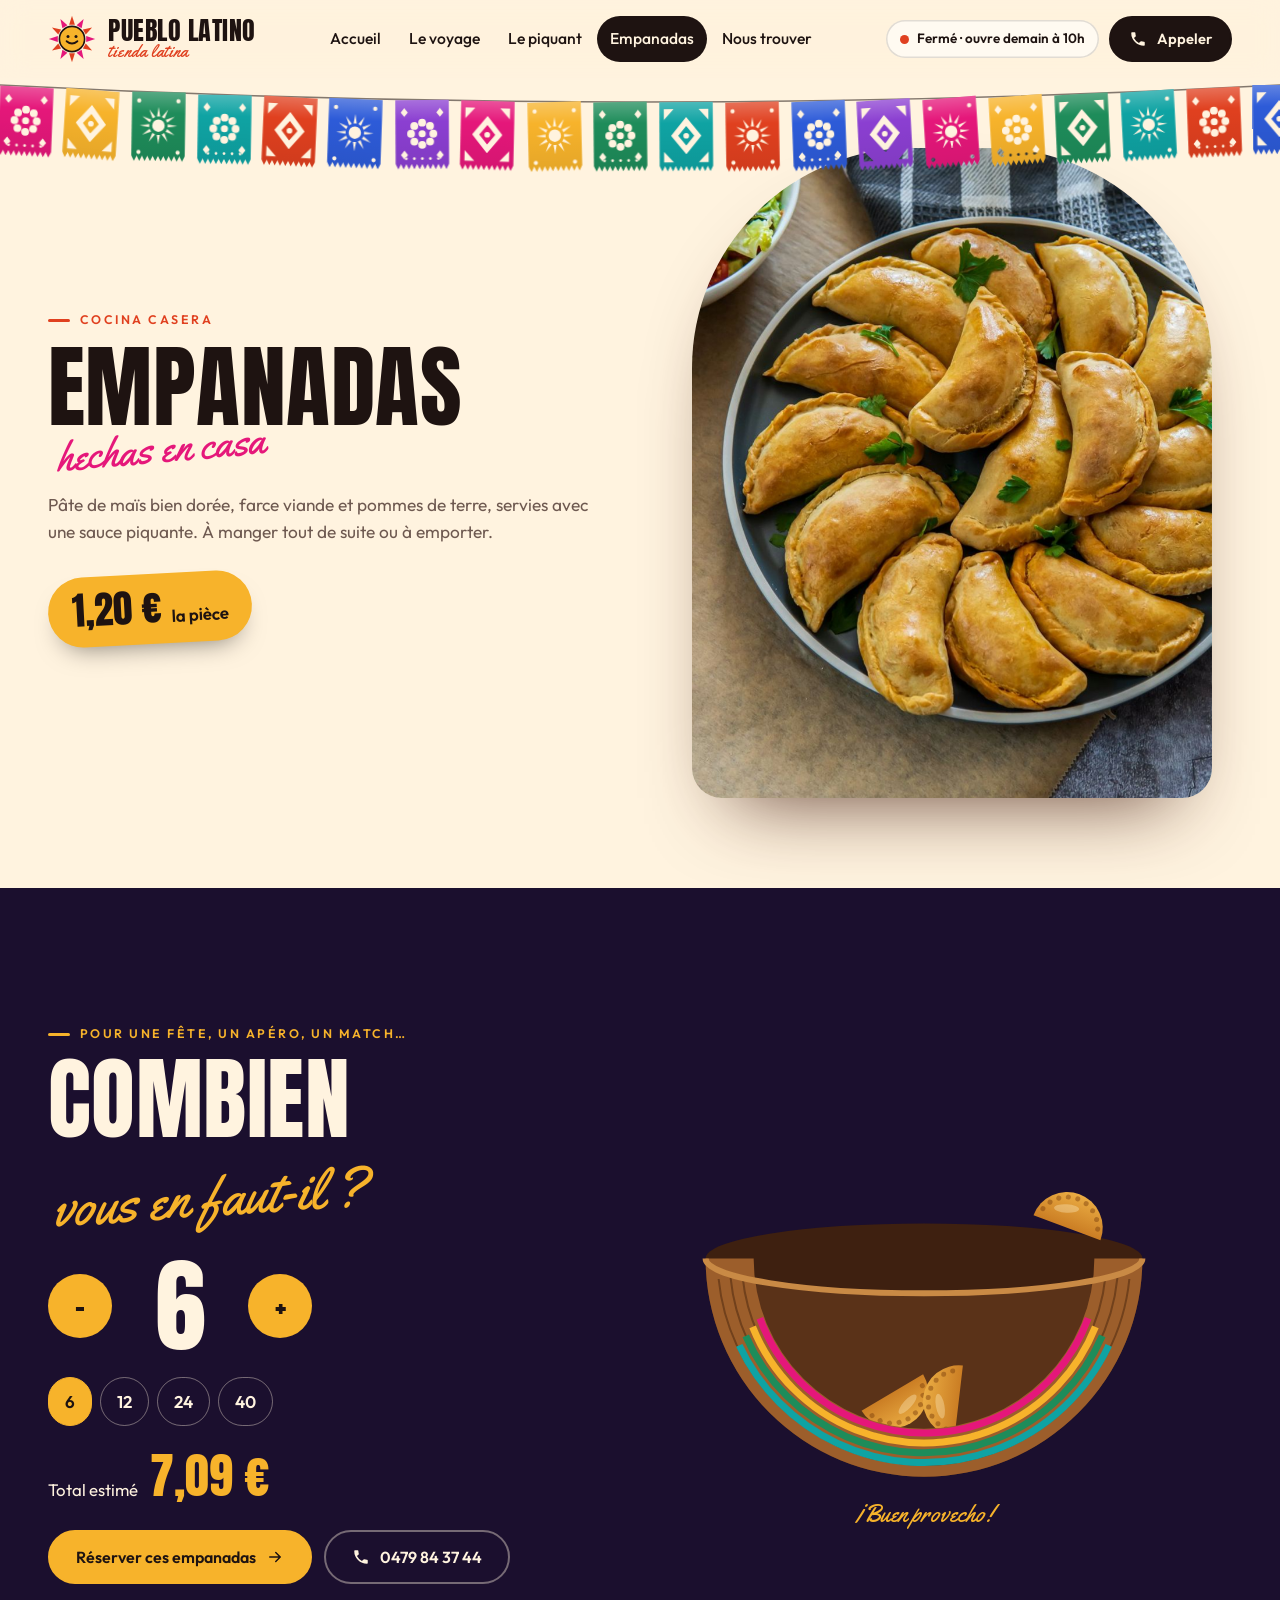
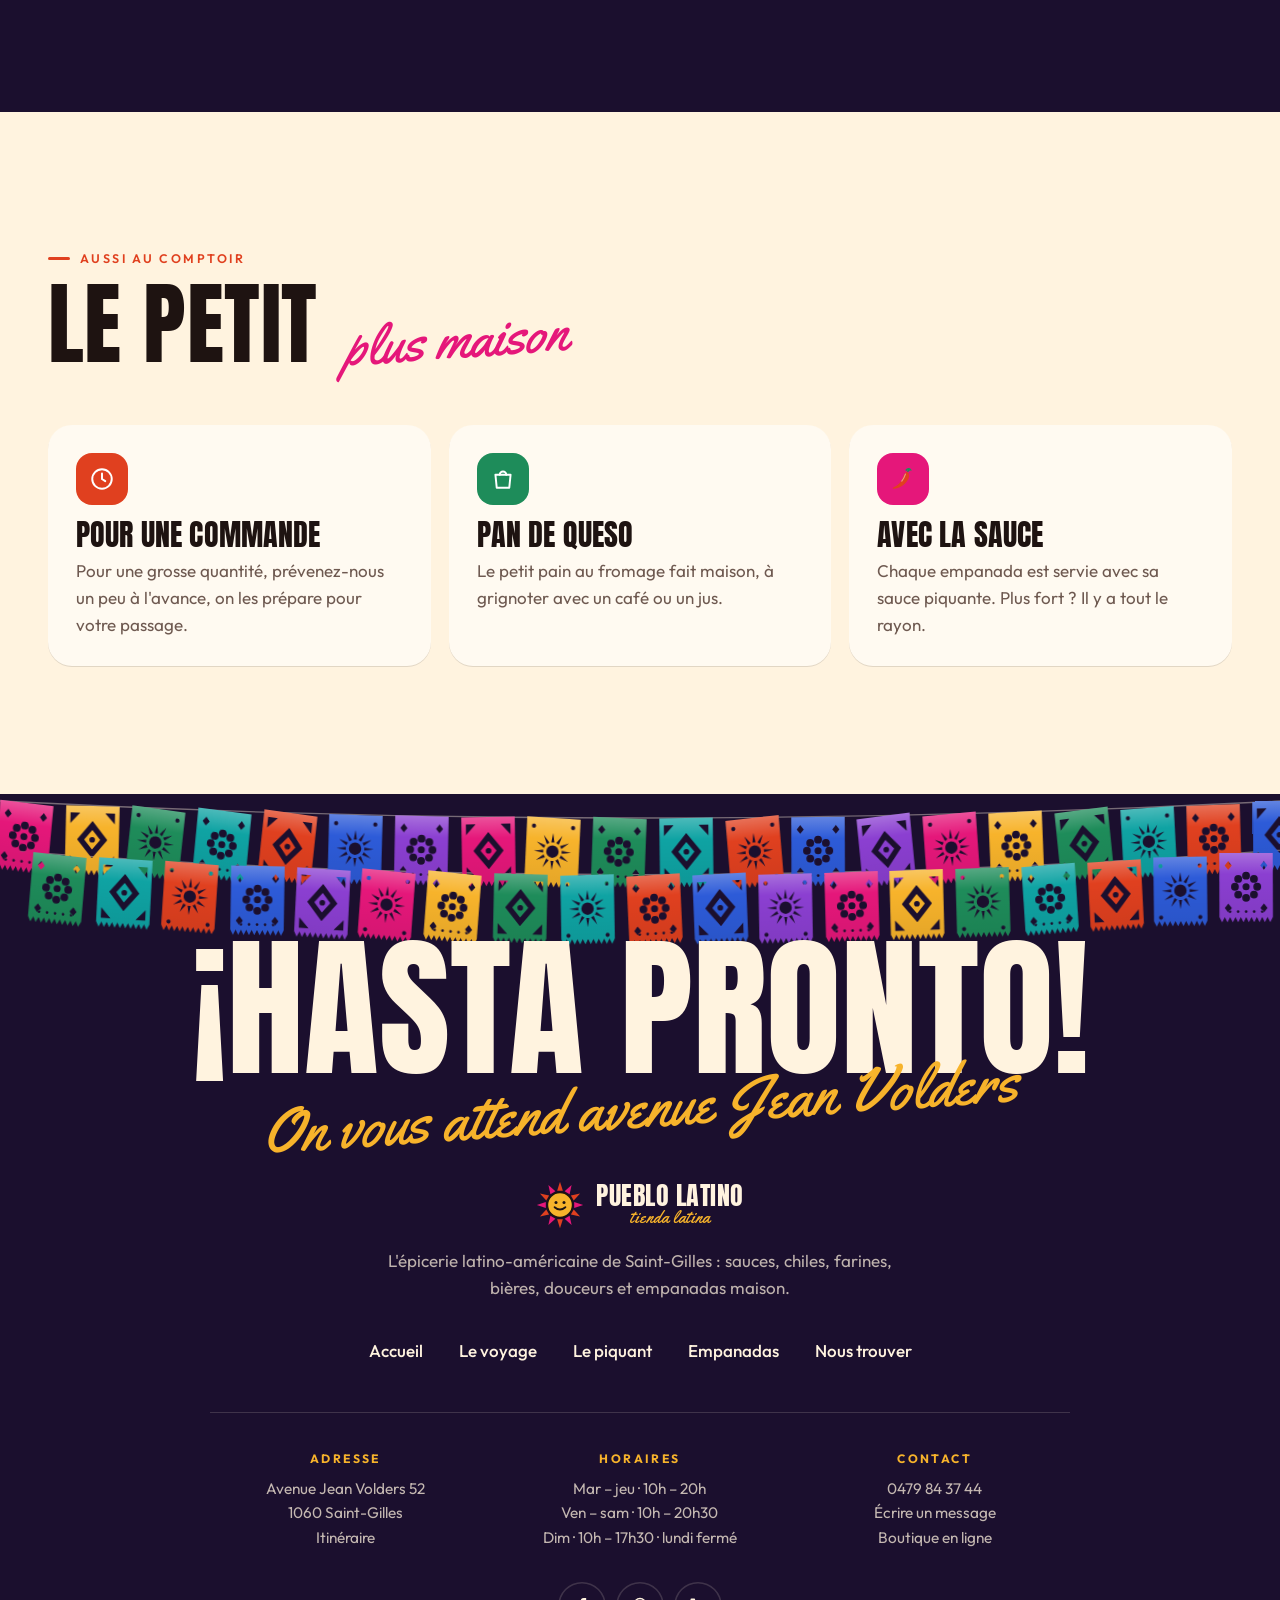
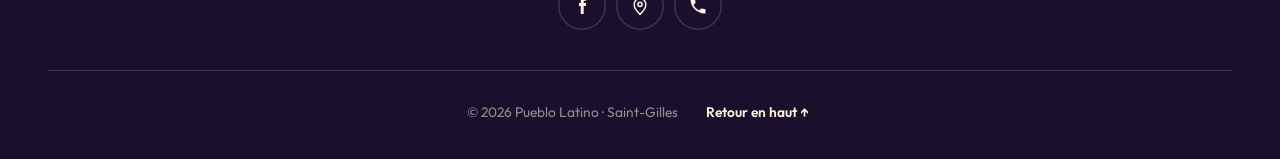
<file: empanadas.html>
<!doctype html>
<html lang="fr">
<head>
<meta charset="utf-8">
<meta name="viewport" content="width=device-width, initial-scale=1, viewport-fit=cover">
<meta name="theme-color" content="#FFF3DF">
<meta property="og:title" content="Empanadas maison · Pueblo Latino">
<meta property="og:description" content="Empanadas maison à la pâte de maïs, chez Pueblo Latino à Saint-Gilles. Réservez-les pour vos fêtes.">
<meta property="og:image" content="img/empanadas.jpg">
<link rel="apple-touch-icon" href="apple-touch-icon.png">
<title>Empanadas maison · Pueblo Latino</title>
<meta name="description" content="Empanadas maison à la pâte de maïs, chez Pueblo Latino à Saint-Gilles. Réservez-les pour vos fêtes.">
<link rel="icon" type="image/svg+xml" href="data:image/svg+xml,%3Csvg%20xmlns%3D%22http%3A//www.w3.org/2000/svg%22%20viewBox%3D%220%200%2048%2048%22%20width%3D%2264%22%20height%3D%2264%22%3E%3Cpath%20d%3D%22M38.21%2021.12L47.20%2024.00L38.21%2026.88Z%22%20fill%3D%22%23E5177A%22/%3E%3Cpath%20d%3D%22M37.75%2028.61L44.09%2035.60L34.87%2033.60Z%22%20fill%3D%22%23E0401F%22/%3E%3Cpath%20d%3D%22M33.60%2034.87L35.60%2044.09L28.61%2037.75Z%22%20fill%3D%22%23E5177A%22/%3E%3Cpath%20d%3D%22M26.88%2038.21L24.00%2047.20L21.12%2038.21Z%22%20fill%3D%22%23E0401F%22/%3E%3Cpath%20d%3D%22M19.39%2037.75L12.40%2044.09L14.40%2034.87Z%22%20fill%3D%22%23E5177A%22/%3E%3Cpath%20d%3D%22M13.13%2033.60L3.91%2035.60L10.25%2028.61Z%22%20fill%3D%22%23E0401F%22/%3E%3Cpath%20d%3D%22M9.79%2026.88L0.80%2024.00L9.79%2021.12Z%22%20fill%3D%22%23E5177A%22/%3E%3Cpath%20d%3D%22M10.25%2019.39L3.91%2012.40L13.13%2014.40Z%22%20fill%3D%22%23E0401F%22/%3E%3Cpath%20d%3D%22M14.40%2013.13L12.40%203.91L19.39%2010.25Z%22%20fill%3D%22%23E5177A%22/%3E%3Cpath%20d%3D%22M21.12%209.79L24.00%200.80L26.88%209.79Z%22%20fill%3D%22%23E0401F%22/%3E%3Cpath%20d%3D%22M28.61%2010.25L35.60%203.91L33.60%2013.13Z%22%20fill%3D%22%23E5177A%22/%3E%3Cpath%20d%3D%22M34.87%2014.40L44.09%2012.40L37.75%2019.39Z%22%20fill%3D%22%23E0401F%22/%3E%3Ccircle%20cx%3D%2224%22%20cy%3D%2224%22%20r%3D%2212.6%22%20fill%3D%22%23F7B32B%22%20stroke%3D%22%231E1311%22%20stroke-width%3D%221.6%22/%3E%3Ccircle%20cx%3D%2220%22%20cy%3D%2221.6%22%20r%3D%221.5%22%20fill%3D%22%231E1311%22/%3E%3Ccircle%20cx%3D%2228%22%20cy%3D%2221.6%22%20r%3D%221.5%22%20fill%3D%22%231E1311%22/%3E%3Cpath%20d%3D%22M18.6%2026.2q5.4%204.6%2010.8%200%22%20fill%3D%22none%22%20stroke%3D%22%231E1311%22%20stroke-width%3D%221.8%22%20stroke-linecap%3D%22round%22/%3E%3C/svg%3E">
<link rel="preconnect" href="https://fonts.googleapis.com">
<link rel="preconnect" href="https://fonts.gstatic.com" crossorigin>
<link rel="stylesheet" href="https://fonts.googleapis.com/css2?family=Anton&family=Outfit:wght@400;500;600;700&family=Yellowtail&display=swap">
<link rel="stylesheet" href="assets/style.css">
<script>document.documentElement.classList.add('js')</script>
</head>
<body>
<div class="curtain" aria-hidden="true"><i></i><i></i><i></i><i></i><i></i></div>
<header class="hd">
  <div class="wrap hd-in">
    <a class="logo" href="index.html" aria-label="Pueblo Latino, accueil"><svg class="logo-sun" viewBox="0 0 48 48" width="48" height="48" aria-hidden="true"><path d="M38.21 21.12L47.20 24.00L38.21 26.88Z" fill="#E5177A"/><path d="M37.75 28.61L44.09 35.60L34.87 33.60Z" fill="#E0401F"/><path d="M33.60 34.87L35.60 44.09L28.61 37.75Z" fill="#E5177A"/><path d="M26.88 38.21L24.00 47.20L21.12 38.21Z" fill="#E0401F"/><path d="M19.39 37.75L12.40 44.09L14.40 34.87Z" fill="#E5177A"/><path d="M13.13 33.60L3.91 35.60L10.25 28.61Z" fill="#E0401F"/><path d="M9.79 26.88L0.80 24.00L9.79 21.12Z" fill="#E5177A"/><path d="M10.25 19.39L3.91 12.40L13.13 14.40Z" fill="#E0401F"/><path d="M14.40 13.13L12.40 3.91L19.39 10.25Z" fill="#E5177A"/><path d="M21.12 9.79L24.00 0.80L26.88 9.79Z" fill="#E0401F"/><path d="M28.61 10.25L35.60 3.91L33.60 13.13Z" fill="#E5177A"/><path d="M34.87 14.40L44.09 12.40L37.75 19.39Z" fill="#E0401F"/><circle cx="24" cy="24" r="12.6" fill="#F7B32B" stroke="#1E1311" stroke-width="1.6"/><circle cx="20" cy="21.6" r="1.5" fill="#1E1311"/><circle cx="28" cy="21.6" r="1.5" fill="#1E1311"/><path d="M18.6 26.2q5.4 4.6 10.8 0" fill="none" stroke="#1E1311" stroke-width="1.8" stroke-linecap="round"/></svg><span class="logo-t"><b>Pueblo Latino</b><i>tienda latina</i></span></a>
    <nav class="nav" aria-label="Navigation principale"><a href="index.html">Accueil</a><a href="voyage.html">Le voyage</a><a href="picante.html">Le piquant</a><a href="empanadas.html" aria-current="page">Empanadas</a><a href="contact.html">Nous trouver</a></nav>
    <div class="hd-act">
      <span class="status" role="status"><i aria-hidden="true"></i><span>Horaires</span></span>
      <a class="btn btn-sm" href="tel:+32479843744"><svg viewBox="0 0 24 24" aria-hidden="true"><path fill="currentColor" d="M6.6 10.8a15.1 15.1 0 0 0 6.6 6.6l2.2-2.2a1 1 0 0 1 1-.25 11.4 11.4 0 0 0 3.6.57 1 1 0 0 1 1 1V20a1 1 0 0 1-1 1A17 17 0 0 1 3 4a1 1 0 0 1 1-1h3.5a1 1 0 0 1 1 1c0 1.25.2 2.45.57 3.57a1 1 0 0 1-.25 1z"/></svg><span>Appeler</span></a>
      <button class="round burger" id="burger" type="button" aria-label="Ouvrir le menu" aria-expanded="false" aria-controls="mm"><span></span></button>
    </div>
  </div>
</header>
<div class="mm" id="mm" aria-hidden="true" inert>
  <div class="mm-top"><a class="logo" href="index.html" aria-label="Pueblo Latino, accueil"><svg class="logo-sun" viewBox="0 0 48 48" width="48" height="48" aria-hidden="true"><path d="M38.21 21.12L47.20 24.00L38.21 26.88Z" fill="#E5177A"/><path d="M37.75 28.61L44.09 35.60L34.87 33.60Z" fill="#E0401F"/><path d="M33.60 34.87L35.60 44.09L28.61 37.75Z" fill="#E5177A"/><path d="M26.88 38.21L24.00 47.20L21.12 38.21Z" fill="#E0401F"/><path d="M19.39 37.75L12.40 44.09L14.40 34.87Z" fill="#E5177A"/><path d="M13.13 33.60L3.91 35.60L10.25 28.61Z" fill="#E0401F"/><path d="M9.79 26.88L0.80 24.00L9.79 21.12Z" fill="#E5177A"/><path d="M10.25 19.39L3.91 12.40L13.13 14.40Z" fill="#E0401F"/><path d="M14.40 13.13L12.40 3.91L19.39 10.25Z" fill="#E5177A"/><path d="M21.12 9.79L24.00 0.80L26.88 9.79Z" fill="#E0401F"/><path d="M28.61 10.25L35.60 3.91L33.60 13.13Z" fill="#E5177A"/><path d="M34.87 14.40L44.09 12.40L37.75 19.39Z" fill="#E0401F"/><circle cx="24" cy="24" r="12.6" fill="#F7B32B" stroke="#1E1311" stroke-width="1.6"/><circle cx="20" cy="21.6" r="1.5" fill="#1E1311"/><circle cx="28" cy="21.6" r="1.5" fill="#1E1311"/><path d="M18.6 26.2q5.4 4.6 10.8 0" fill="none" stroke="#1E1311" stroke-width="1.8" stroke-linecap="round"/></svg><span class="logo-t"><b>Pueblo Latino</b><i>tienda latina</i></span></a><button class="round mm-close" type="button" aria-label="Fermer le menu"><svg viewBox="0 0 24 24" fill="none" stroke="currentColor" stroke-width="2" stroke-linecap="round" aria-hidden="true"><path d="M6 6l12 12M18 6L6 18"/></svg></button></div>
  <nav aria-label="Menu mobile"><a href="index.html">Accueil</a><a href="voyage.html">Le voyage</a><a href="picante.html">Le piquant</a><a href="empanadas.html" aria-current="page">Empanadas</a><a href="contact.html">Nous trouver</a></nav>
  <div class="picado mm-flags" data-rows="1" aria-hidden="true"></div>
</div>
<main>
<section class="emp-hero">
  <div class="picado" data-rows="1" aria-hidden="true" style="height:110px;top:var(--header-h)"></div>
  <div class="wrap emp-grid">
    <div>
      <span class="kicker" data-rv>Cocina casera</span>
      <h1 data-split style="margin-top:20px"><span class="row">Empanadas</span><span class="script">hechas en casa</span></h1>
      <p class="lead" data-rv style="--d:.5s;margin-top:22px">Pâte de maïs bien dorée, farce viande et pommes de terre, servies avec une sauce piquante. À manger tout de suite ou à emporter.</p>
      <div class="price" data-rv style="--d:.65s"><b>1,20 €</b> la pièce</div>
    </div>
    <div class="emp-photo" data-rv style="--d:.2s"><img src="img/empanadas.jpg" alt="Assiette d'empanadas dorées" width="1000" height="1250" data-par="50"></div>
  </div>
</section>
<section class="section dark">
  <div class="wrap counter">
    <div>
      <span class="kicker">Pour une fête, un apéro, un match…</span>
      <h2 class="h2" style="margin-top:14px">Combien <span class="script">vous en faut-il ?</span></h2>
      <div class="qty"><button type="button" id="qty-m" aria-label="Une empanada de moins">−</button><output id="qty" aria-live="polite">0</output><button type="button" id="qty-p" aria-label="Une empanada de plus">+</button></div>
      <div class="presets"><button type="button" data-n="6">6</button><button type="button" data-n="12">12</button><button type="button" data-n="24">24</button><button type="button" data-n="40">40</button></div>
      <p class="total">Total estimé <b id="total">0,00 €</b></p>
      <div class="cta" style="display:flex;flex-wrap:wrap;gap:12px;margin-top:26px"><a class="btn btn-maiz" id="emp-cta" href="contact.html?empanadas=6">Réserver ces empanadas <svg viewBox="0 0 24 24" fill="none" stroke="currentColor" stroke-width="2" stroke-linecap="round" stroke-linejoin="round" aria-hidden="true"><path d="M5 12h14M13 6l6 6-6 6"/></svg></a><a class="btn btn-ghost" href="tel:+32479843744"><svg viewBox="0 0 24 24" aria-hidden="true"><path fill="currentColor" d="M6.6 10.8a15.1 15.1 0 0 0 6.6 6.6l2.2-2.2a1 1 0 0 1 1-.25 11.4 11.4 0 0 0 3.6.57 1 1 0 0 1 1 1V20a1 1 0 0 1-1 1A17 17 0 0 1 3 4a1 1 0 0 1 1-1h3.5a1 1 0 0 1 1 1c0 1.25.2 2.45.57 3.57a1 1 0 0 1-.25 1z"/></svg>0479 84 37 44</a></div>
    </div>
    <div class="basket" id="basket" data-price="1.2"><canvas aria-hidden="true"></canvas><span class="basket-cap">¡Buen provecho!</span></div>
  </div>
</section>
<section class="section">
  <div class="wrap">
    <div data-rv><span class="kicker">Aussi au comptoir</span><h2 class="h2" style="margin-top:14px">Le petit <span class="script">plus maison</span></h2></div>
    <div class="mini-cards">
      <div class="mc" data-rv style="--c:var(--chili)"><span class="ico"><svg viewBox="0 0 24 24" fill="none" stroke="currentColor" stroke-width="1.8" stroke-linecap="round" aria-hidden="true"><circle cx="12" cy="12" r="9"/><path d="M12 7v5l3 2"/></svg></span><h3>Pour une commande</h3><p>Pour une grosse quantité, prévenez-nous un peu à l'avance, on les prépare pour votre passage.</p></div>
      <div class="mc" data-rv style="--c:var(--agave);--d:.1s"><span class="ico"><svg viewBox="0 0 24 24" fill="none" stroke="currentColor" stroke-width="1.8" stroke-linecap="round" stroke-linejoin="round" aria-hidden="true"><path d="M5 8h14l-1.2 12H6.2z"/><path d="M9 8a3 3 0 0 1 6 0"/></svg></span><h3>Pan de queso</h3><p>Le petit pain au fromage fait maison, à grignoter avec un café ou un jus.</p></div>
      <div class="mc" data-rv style="--c:var(--rosa);--d:.2s"><span class="ico"><svg viewBox="0 0 64 64" aria-hidden="true"><path d="M40 10c3-4 8-4 10-1-3 0-5 1-6 4" fill="none" stroke="#1E8C5A" stroke-width="4" stroke-linecap="round"/><path d="M42 14c6 4 7 12 2 20C36 48 22 56 9 56c-3 0-3-3 0-4 10-4 18-12 22-22 3-8 5-14 11-16z" fill="#E0401F"/><path d="M38 20c-2 6-5 12-9 17" fill="none" stroke="#fff" stroke-opacity=".45" stroke-width="3" stroke-linecap="round"/></svg></span><h3>Avec la sauce</h3><p>Chaque empanada est servie avec sa sauce piquante. Plus fort ? Il y a tout le rayon.</p></div>
    </div>
  </div>
</section>
</main>
<footer class="ft">
  <div class="picado" aria-hidden="true"></div>
  <div class="wrap ft-in">
    <p class="ft-big">¡Hasta pronto!<span class="script">On vous attend avenue Jean Volders</span></p>
    <a class="logo" href="index.html" aria-label="Pueblo Latino, accueil"><svg class="logo-sun" viewBox="0 0 48 48" width="48" height="48" aria-hidden="true"><path d="M38.21 21.12L47.20 24.00L38.21 26.88Z" fill="#E5177A"/><path d="M37.75 28.61L44.09 35.60L34.87 33.60Z" fill="#E0401F"/><path d="M33.60 34.87L35.60 44.09L28.61 37.75Z" fill="#E5177A"/><path d="M26.88 38.21L24.00 47.20L21.12 38.21Z" fill="#E0401F"/><path d="M19.39 37.75L12.40 44.09L14.40 34.87Z" fill="#E5177A"/><path d="M13.13 33.60L3.91 35.60L10.25 28.61Z" fill="#E0401F"/><path d="M9.79 26.88L0.80 24.00L9.79 21.12Z" fill="#E5177A"/><path d="M10.25 19.39L3.91 12.40L13.13 14.40Z" fill="#E0401F"/><path d="M14.40 13.13L12.40 3.91L19.39 10.25Z" fill="#E5177A"/><path d="M21.12 9.79L24.00 0.80L26.88 9.79Z" fill="#E0401F"/><path d="M28.61 10.25L35.60 3.91L33.60 13.13Z" fill="#E5177A"/><path d="M34.87 14.40L44.09 12.40L37.75 19.39Z" fill="#E0401F"/><circle cx="24" cy="24" r="12.6" fill="#F7B32B" stroke="#1E1311" stroke-width="1.6"/><circle cx="20" cy="21.6" r="1.5" fill="#1E1311"/><circle cx="28" cy="21.6" r="1.5" fill="#1E1311"/><path d="M18.6 26.2q5.4 4.6 10.8 0" fill="none" stroke="#1E1311" stroke-width="1.8" stroke-linecap="round"/></svg><span class="logo-t"><b>Pueblo Latino</b><i>tienda latina</i></span></a>
    <p class="ft-tag">L'épicerie latino-américaine de Saint-Gilles : sauces, chiles, farines, bières, douceurs et empanadas maison.</p>
    <ul class="ft-nav"><li><a href="index.html">Accueil</a></li><li><a href="voyage.html">Le voyage</a></li><li><a href="picante.html">Le piquant</a></li><li><a href="empanadas.html">Empanadas</a></li><li><a href="contact.html">Nous trouver</a></li></ul>
    <div class="ft-cols">
      <div><h4>Adresse</h4><p>Avenue Jean Volders 52<br>1060 Saint-Gilles<br><a href="https://www.google.com/maps/dir/?api=1&destination=Pueblo%20Latino%20Avenue%20Jean%20Volders%2052%201060%20Saint-Gilles" target="_blank" rel="noopener">Itinéraire</a></p></div>
      <div><h4>Horaires</h4><p>Mar – jeu · 10h – 20h<br>Ven – sam · 10h – 20h30<br>Dim · 10h – 17h30 · lundi fermé</p></div>
      <div><h4>Contact</h4><p><a href="tel:+32479843744">0479 84 37 44</a><br><a href="contact.html">Écrire un message</a><br><a href="https://pueblo-latino.be/" target="_blank" rel="noopener">Boutique en ligne</a></p></div>
    </div>
    <div class="ft-icons">
      <a href="https://www.facebook.com/Pueblo-Latino-362747017150990" target="_blank" rel="noopener" aria-label="Pueblo Latino sur Facebook"><svg viewBox="0 0 24 24" aria-hidden="true"><path fill="currentColor" d="M14 8.5V6.8c0-.8.5-1 1-1h2V2.5h-2.8C11.1 2.5 10.5 4.7 10.5 6.2v2.3H8.4V12h2.1v9.5H14V12h2.6l.4-3.5z"/></svg></a>
      <a href="https://www.google.com/maps/search/?api=1&query=Pueblo%20Latino%20Avenue%20Jean%20Volders%2052%201060%20Saint-Gilles" target="_blank" rel="noopener" aria-label="Pueblo Latino sur Google Maps"><svg viewBox="0 0 24 24" fill="none" stroke="currentColor" stroke-width="1.8" aria-hidden="true"><path d="M12 22s7-6.2 7-12a7 7 0 1 0-14 0c0 5.8 7 12 7 12z"/><circle cx="12" cy="10" r="2.6"/></svg></a>
      <a href="tel:+32479843744" aria-label="Appeler Pueblo Latino"><svg viewBox="0 0 24 24" aria-hidden="true"><path fill="currentColor" d="M6.6 10.8a15.1 15.1 0 0 0 6.6 6.6l2.2-2.2a1 1 0 0 1 1-.25 11.4 11.4 0 0 0 3.6.57 1 1 0 0 1 1 1V20a1 1 0 0 1-1 1A17 17 0 0 1 3 4a1 1 0 0 1 1-1h3.5a1 1 0 0 1 1 1c0 1.25.2 2.45.57 3.57a1 1 0 0 1-.25 1z"/></svg></a>
    </div>
    <div class="ft-small"><span>© <span data-year>2026</span> Pueblo Latino · Saint-Gilles</span><button type="button" class="ft-top" data-top>Retour en haut ↑</button></div>
  </div>
</footer>
<button type="button" class="to-top" id="to-top" data-top aria-label="Retour en haut de la page"><svg viewBox="0 0 24 24" fill="none" stroke="currentColor" stroke-width="2" stroke-linecap="round" aria-hidden="true"><path d="M12 19V5M6 11l6-6 6 6"/></svg></button>
<script src="assets/main.js"></script>
</body>
</html>
</file>
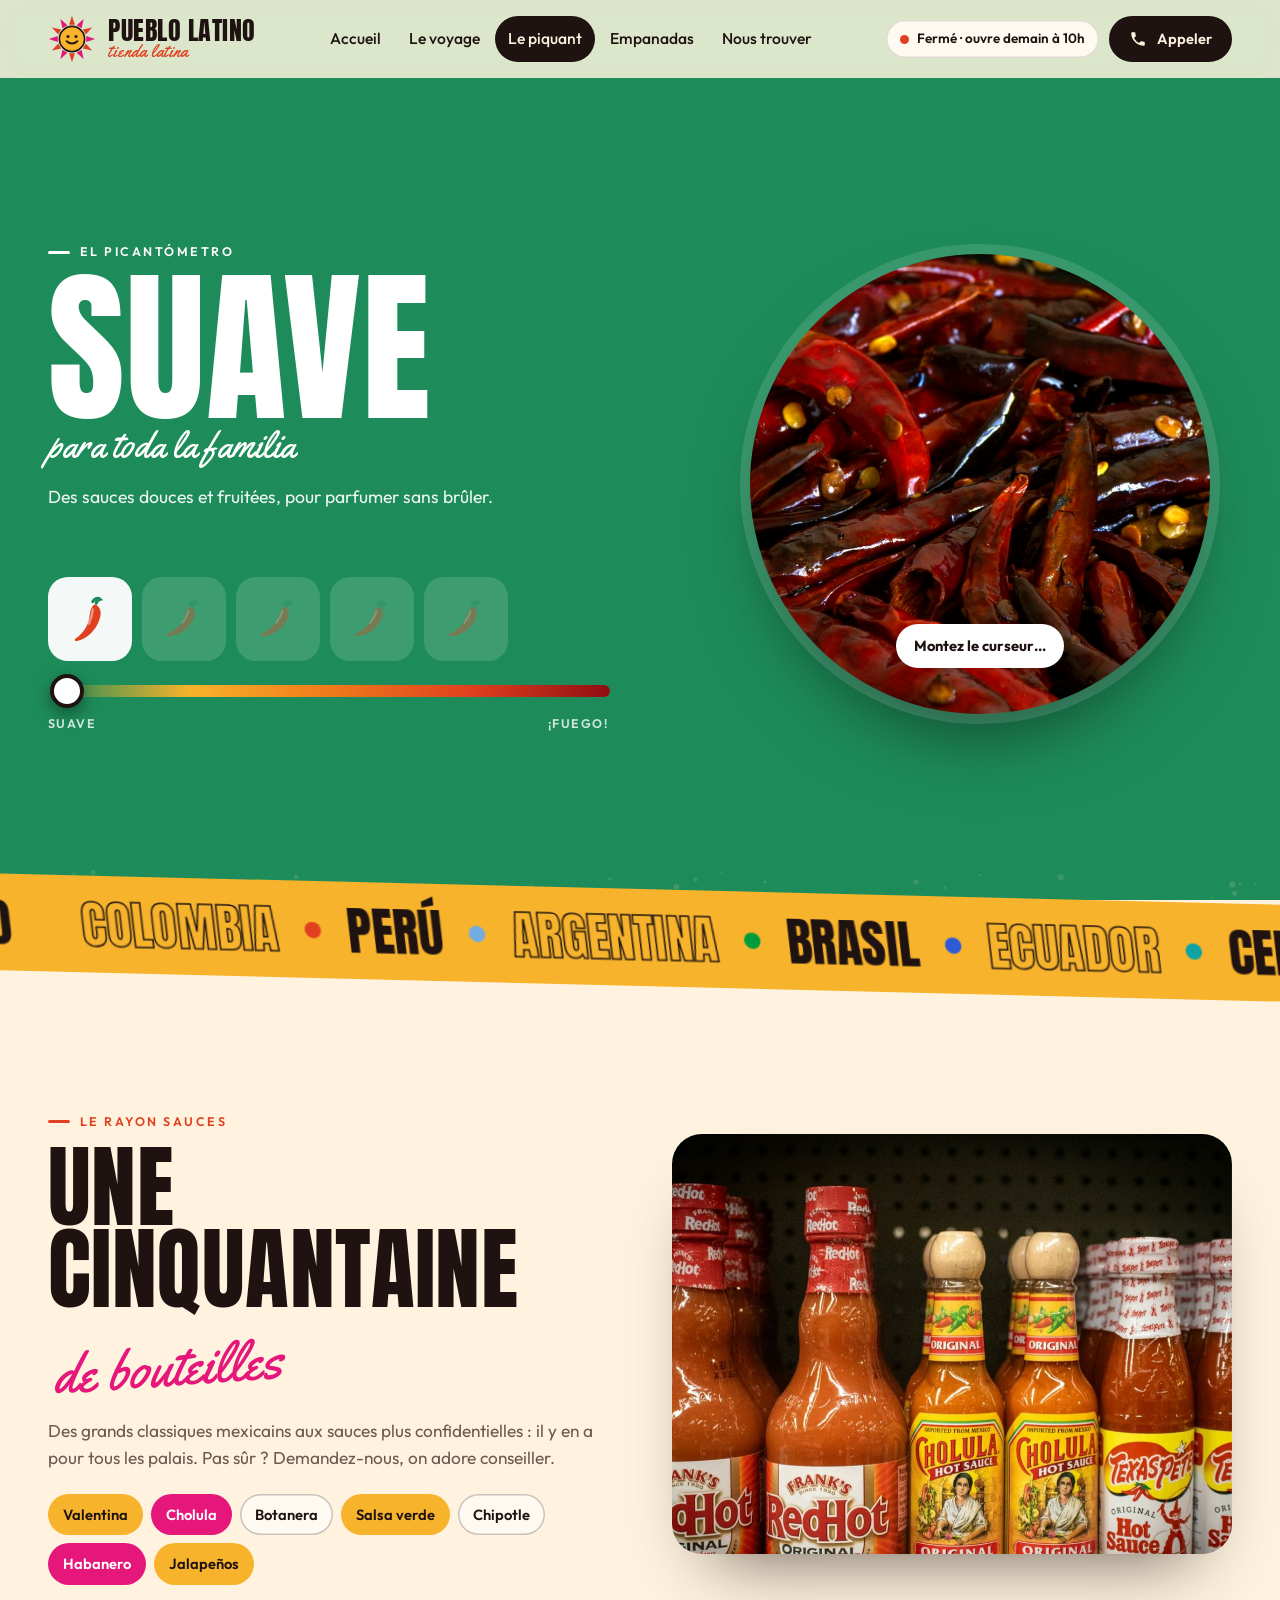
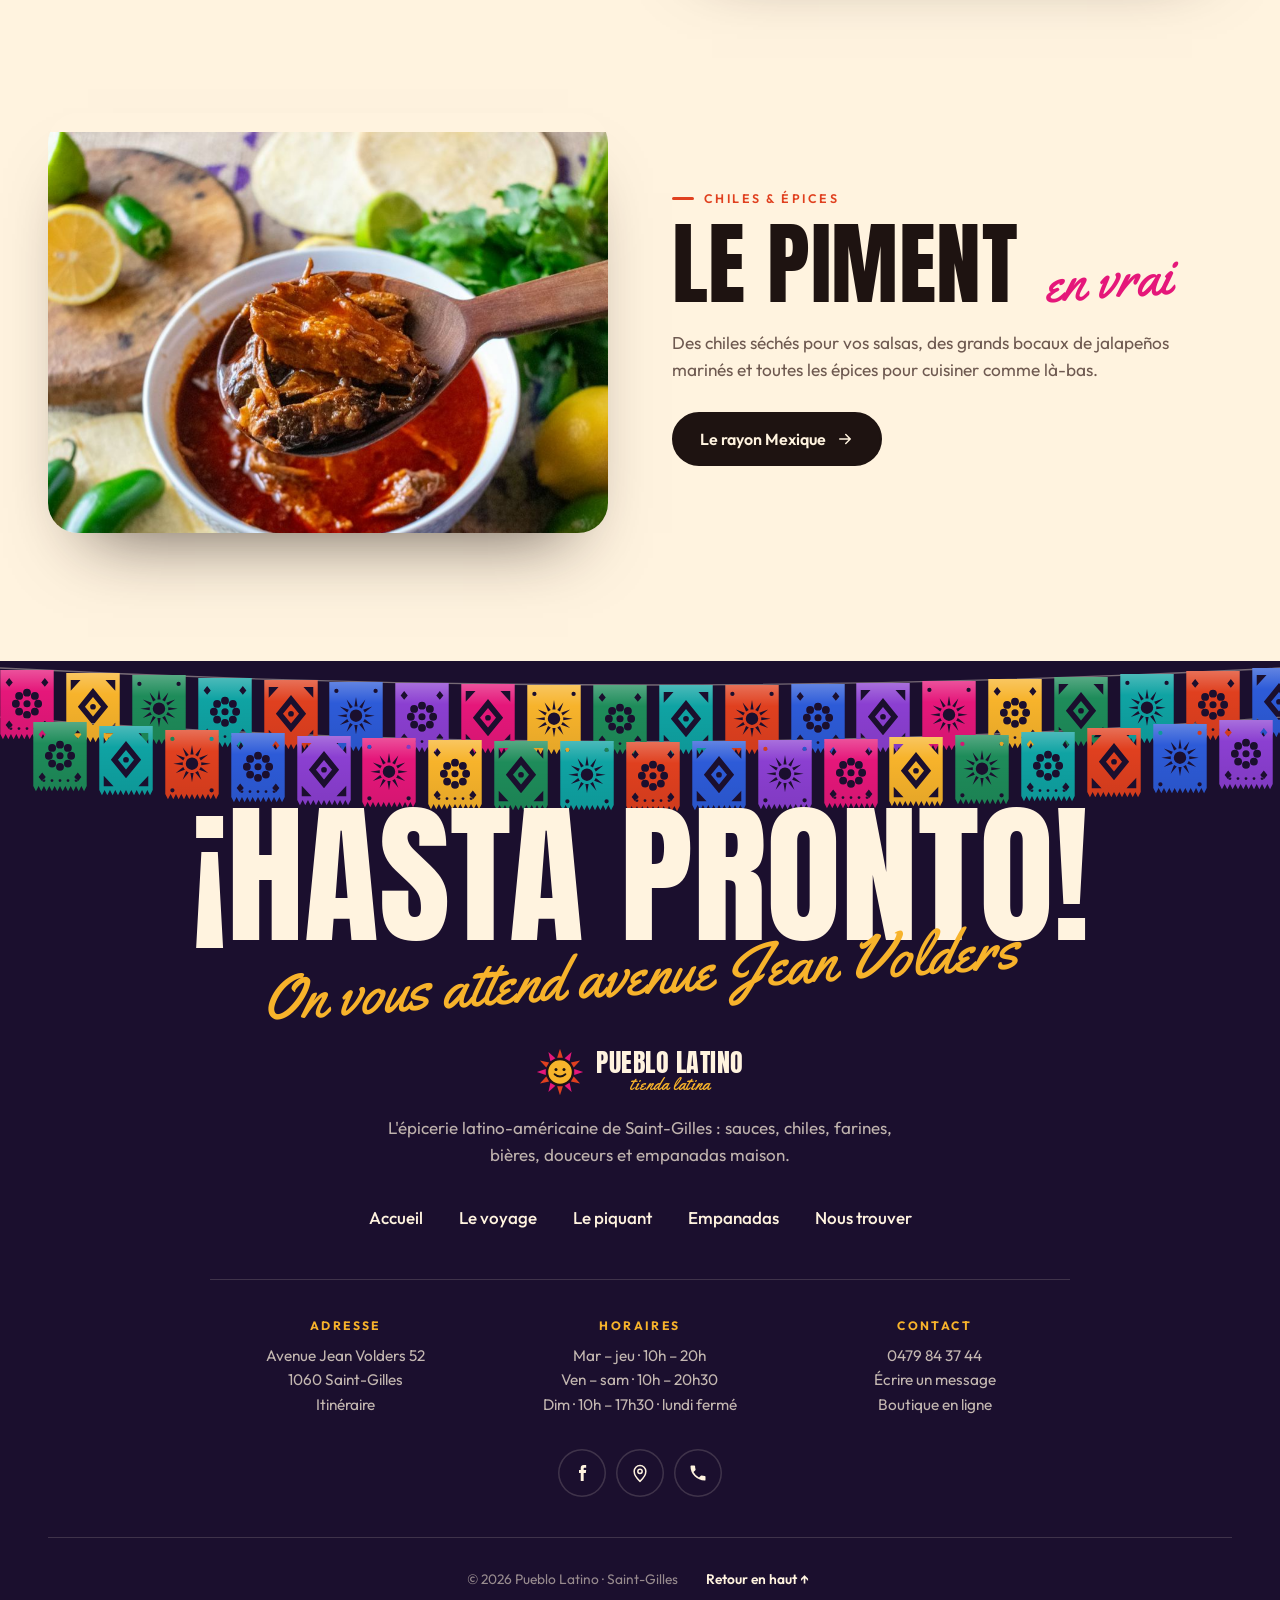
<file: picante.html>
<!doctype html>
<html lang="fr">
<head>
<meta charset="utf-8">
<meta name="viewport" content="width=device-width, initial-scale=1, viewport-fit=cover">
<meta name="theme-color" content="#FFF3DF">
<meta property="og:title" content="Le piquant · Pueblo Latino">
<meta property="og:description" content="Le picantómetro de Pueblo Latino : une cinquantaine de sauces piquantes, des chiles séchés et des épices.">
<meta property="og:image" content="img/empanadas.jpg">
<link rel="apple-touch-icon" href="apple-touch-icon.png">
<title>Le piquant · Pueblo Latino</title>
<meta name="description" content="Le picantómetro de Pueblo Latino : une cinquantaine de sauces piquantes, des chiles séchés et des épices.">
<link rel="icon" type="image/svg+xml" href="data:image/svg+xml,%3Csvg%20xmlns%3D%22http%3A//www.w3.org/2000/svg%22%20viewBox%3D%220%200%2048%2048%22%20width%3D%2264%22%20height%3D%2264%22%3E%3Cpath%20d%3D%22M38.21%2021.12L47.20%2024.00L38.21%2026.88Z%22%20fill%3D%22%23E5177A%22/%3E%3Cpath%20d%3D%22M37.75%2028.61L44.09%2035.60L34.87%2033.60Z%22%20fill%3D%22%23E0401F%22/%3E%3Cpath%20d%3D%22M33.60%2034.87L35.60%2044.09L28.61%2037.75Z%22%20fill%3D%22%23E5177A%22/%3E%3Cpath%20d%3D%22M26.88%2038.21L24.00%2047.20L21.12%2038.21Z%22%20fill%3D%22%23E0401F%22/%3E%3Cpath%20d%3D%22M19.39%2037.75L12.40%2044.09L14.40%2034.87Z%22%20fill%3D%22%23E5177A%22/%3E%3Cpath%20d%3D%22M13.13%2033.60L3.91%2035.60L10.25%2028.61Z%22%20fill%3D%22%23E0401F%22/%3E%3Cpath%20d%3D%22M9.79%2026.88L0.80%2024.00L9.79%2021.12Z%22%20fill%3D%22%23E5177A%22/%3E%3Cpath%20d%3D%22M10.25%2019.39L3.91%2012.40L13.13%2014.40Z%22%20fill%3D%22%23E0401F%22/%3E%3Cpath%20d%3D%22M14.40%2013.13L12.40%203.91L19.39%2010.25Z%22%20fill%3D%22%23E5177A%22/%3E%3Cpath%20d%3D%22M21.12%209.79L24.00%200.80L26.88%209.79Z%22%20fill%3D%22%23E0401F%22/%3E%3Cpath%20d%3D%22M28.61%2010.25L35.60%203.91L33.60%2013.13Z%22%20fill%3D%22%23E5177A%22/%3E%3Cpath%20d%3D%22M34.87%2014.40L44.09%2012.40L37.75%2019.39Z%22%20fill%3D%22%23E0401F%22/%3E%3Ccircle%20cx%3D%2224%22%20cy%3D%2224%22%20r%3D%2212.6%22%20fill%3D%22%23F7B32B%22%20stroke%3D%22%231E1311%22%20stroke-width%3D%221.6%22/%3E%3Ccircle%20cx%3D%2220%22%20cy%3D%2221.6%22%20r%3D%221.5%22%20fill%3D%22%231E1311%22/%3E%3Ccircle%20cx%3D%2228%22%20cy%3D%2221.6%22%20r%3D%221.5%22%20fill%3D%22%231E1311%22/%3E%3Cpath%20d%3D%22M18.6%2026.2q5.4%204.6%2010.8%200%22%20fill%3D%22none%22%20stroke%3D%22%231E1311%22%20stroke-width%3D%221.8%22%20stroke-linecap%3D%22round%22/%3E%3C/svg%3E">
<link rel="preconnect" href="https://fonts.googleapis.com">
<link rel="preconnect" href="https://fonts.gstatic.com" crossorigin>
<link rel="stylesheet" href="https://fonts.googleapis.com/css2?family=Anton&family=Outfit:wght@400;500;600;700&family=Yellowtail&display=swap">
<link rel="stylesheet" href="assets/style.css">
<script>document.documentElement.classList.add('js')</script>
</head>
<body>
<div class="curtain" aria-hidden="true"><i></i><i></i><i></i><i></i><i></i></div>
<header class="hd">
  <div class="wrap hd-in">
    <a class="logo" href="index.html" aria-label="Pueblo Latino, accueil"><svg class="logo-sun" viewBox="0 0 48 48" width="48" height="48" aria-hidden="true"><path d="M38.21 21.12L47.20 24.00L38.21 26.88Z" fill="#E5177A"/><path d="M37.75 28.61L44.09 35.60L34.87 33.60Z" fill="#E0401F"/><path d="M33.60 34.87L35.60 44.09L28.61 37.75Z" fill="#E5177A"/><path d="M26.88 38.21L24.00 47.20L21.12 38.21Z" fill="#E0401F"/><path d="M19.39 37.75L12.40 44.09L14.40 34.87Z" fill="#E5177A"/><path d="M13.13 33.60L3.91 35.60L10.25 28.61Z" fill="#E0401F"/><path d="M9.79 26.88L0.80 24.00L9.79 21.12Z" fill="#E5177A"/><path d="M10.25 19.39L3.91 12.40L13.13 14.40Z" fill="#E0401F"/><path d="M14.40 13.13L12.40 3.91L19.39 10.25Z" fill="#E5177A"/><path d="M21.12 9.79L24.00 0.80L26.88 9.79Z" fill="#E0401F"/><path d="M28.61 10.25L35.60 3.91L33.60 13.13Z" fill="#E5177A"/><path d="M34.87 14.40L44.09 12.40L37.75 19.39Z" fill="#E0401F"/><circle cx="24" cy="24" r="12.6" fill="#F7B32B" stroke="#1E1311" stroke-width="1.6"/><circle cx="20" cy="21.6" r="1.5" fill="#1E1311"/><circle cx="28" cy="21.6" r="1.5" fill="#1E1311"/><path d="M18.6 26.2q5.4 4.6 10.8 0" fill="none" stroke="#1E1311" stroke-width="1.8" stroke-linecap="round"/></svg><span class="logo-t"><b>Pueblo Latino</b><i>tienda latina</i></span></a>
    <nav class="nav" aria-label="Navigation principale"><a href="index.html">Accueil</a><a href="voyage.html">Le voyage</a><a href="picante.html" aria-current="page">Le piquant</a><a href="empanadas.html">Empanadas</a><a href="contact.html">Nous trouver</a></nav>
    <div class="hd-act">
      <span class="status" role="status"><i aria-hidden="true"></i><span>Horaires</span></span>
      <a class="btn btn-sm" href="tel:+32479843744"><svg viewBox="0 0 24 24" aria-hidden="true"><path fill="currentColor" d="M6.6 10.8a15.1 15.1 0 0 0 6.6 6.6l2.2-2.2a1 1 0 0 1 1-.25 11.4 11.4 0 0 0 3.6.57 1 1 0 0 1 1 1V20a1 1 0 0 1-1 1A17 17 0 0 1 3 4a1 1 0 0 1 1-1h3.5a1 1 0 0 1 1 1c0 1.25.2 2.45.57 3.57a1 1 0 0 1-.25 1z"/></svg><span>Appeler</span></a>
      <button class="round burger" id="burger" type="button" aria-label="Ouvrir le menu" aria-expanded="false" aria-controls="mm"><span></span></button>
    </div>
  </div>
</header>
<div class="mm" id="mm" aria-hidden="true" inert>
  <div class="mm-top"><a class="logo" href="index.html" aria-label="Pueblo Latino, accueil"><svg class="logo-sun" viewBox="0 0 48 48" width="48" height="48" aria-hidden="true"><path d="M38.21 21.12L47.20 24.00L38.21 26.88Z" fill="#E5177A"/><path d="M37.75 28.61L44.09 35.60L34.87 33.60Z" fill="#E0401F"/><path d="M33.60 34.87L35.60 44.09L28.61 37.75Z" fill="#E5177A"/><path d="M26.88 38.21L24.00 47.20L21.12 38.21Z" fill="#E0401F"/><path d="M19.39 37.75L12.40 44.09L14.40 34.87Z" fill="#E5177A"/><path d="M13.13 33.60L3.91 35.60L10.25 28.61Z" fill="#E0401F"/><path d="M9.79 26.88L0.80 24.00L9.79 21.12Z" fill="#E5177A"/><path d="M10.25 19.39L3.91 12.40L13.13 14.40Z" fill="#E0401F"/><path d="M14.40 13.13L12.40 3.91L19.39 10.25Z" fill="#E5177A"/><path d="M21.12 9.79L24.00 0.80L26.88 9.79Z" fill="#E0401F"/><path d="M28.61 10.25L35.60 3.91L33.60 13.13Z" fill="#E5177A"/><path d="M34.87 14.40L44.09 12.40L37.75 19.39Z" fill="#E0401F"/><circle cx="24" cy="24" r="12.6" fill="#F7B32B" stroke="#1E1311" stroke-width="1.6"/><circle cx="20" cy="21.6" r="1.5" fill="#1E1311"/><circle cx="28" cy="21.6" r="1.5" fill="#1E1311"/><path d="M18.6 26.2q5.4 4.6 10.8 0" fill="none" stroke="#1E1311" stroke-width="1.8" stroke-linecap="round"/></svg><span class="logo-t"><b>Pueblo Latino</b><i>tienda latina</i></span></a><button class="round mm-close" type="button" aria-label="Fermer le menu"><svg viewBox="0 0 24 24" fill="none" stroke="currentColor" stroke-width="2" stroke-linecap="round" aria-hidden="true"><path d="M6 6l12 12M18 6L6 18"/></svg></button></div>
  <nav aria-label="Menu mobile"><a href="index.html">Accueil</a><a href="voyage.html">Le voyage</a><a href="picante.html" aria-current="page">Le piquant</a><a href="empanadas.html">Empanadas</a><a href="contact.html">Nous trouver</a></nav>
  <div class="picado mm-flags" data-rows="1" aria-hidden="true"></div>
</div>
<main>
<section class="heat" id="heat">
  <canvas aria-hidden="true"></canvas>
  <svg width="0" height="0" style="position:absolute" aria-hidden="true"><filter id="haze"><feTurbulence id="haze-t" type="fractalNoise" baseFrequency="0.012 0.04" numOctaves="2" seed="3"/><feDisplacementMap id="haze-d" in="SourceGraphic" scale="0"/></filter></svg>
  <div class="wrap heat-grid">
    <div>
      <span class="kicker">El picantómetro</span>
      <h1 class="heat-lv" id="heat-name" aria-live="polite">Suave</h1>
      <p class="heat-sub script" id="heat-sub">para toda la familia</p>
      <p class="heat-desc" id="heat-desc"></p>
      <div class="meter">
        <div class="chilis"><button type="button" aria-label="Niveau 1 : Suave" aria-pressed="false"><svg viewBox="0 0 64 64" aria-hidden="true"><path d="M40 10c3-4 8-4 10-1-3 0-5 1-6 4" fill="none" stroke="#1E8C5A" stroke-width="4" stroke-linecap="round"/><path d="M42 14c6 4 7 12 2 20C36 48 22 56 9 56c-3 0-3-3 0-4 10-4 18-12 22-22 3-8 5-14 11-16z" fill="#E0401F"/><path d="M38 20c-2 6-5 12-9 17" fill="none" stroke="#fff" stroke-opacity=".45" stroke-width="3" stroke-linecap="round"/></svg></button><button type="button" aria-label="Niveau 2 : Medio" aria-pressed="false"><svg viewBox="0 0 64 64" aria-hidden="true"><path d="M40 10c3-4 8-4 10-1-3 0-5 1-6 4" fill="none" stroke="#1E8C5A" stroke-width="4" stroke-linecap="round"/><path d="M42 14c6 4 7 12 2 20C36 48 22 56 9 56c-3 0-3-3 0-4 10-4 18-12 22-22 3-8 5-14 11-16z" fill="#E0401F"/><path d="M38 20c-2 6-5 12-9 17" fill="none" stroke="#fff" stroke-opacity=".45" stroke-width="3" stroke-linecap="round"/></svg></button><button type="button" aria-label="Niveau 3 : Picante" aria-pressed="false"><svg viewBox="0 0 64 64" aria-hidden="true"><path d="M40 10c3-4 8-4 10-1-3 0-5 1-6 4" fill="none" stroke="#1E8C5A" stroke-width="4" stroke-linecap="round"/><path d="M42 14c6 4 7 12 2 20C36 48 22 56 9 56c-3 0-3-3 0-4 10-4 18-12 22-22 3-8 5-14 11-16z" fill="#E0401F"/><path d="M38 20c-2 6-5 12-9 17" fill="none" stroke="#fff" stroke-opacity=".45" stroke-width="3" stroke-linecap="round"/></svg></button><button type="button" aria-label="Niveau 4 : Muy picante" aria-pressed="false"><svg viewBox="0 0 64 64" aria-hidden="true"><path d="M40 10c3-4 8-4 10-1-3 0-5 1-6 4" fill="none" stroke="#1E8C5A" stroke-width="4" stroke-linecap="round"/><path d="M42 14c6 4 7 12 2 20C36 48 22 56 9 56c-3 0-3-3 0-4 10-4 18-12 22-22 3-8 5-14 11-16z" fill="#E0401F"/><path d="M38 20c-2 6-5 12-9 17" fill="none" stroke="#fff" stroke-opacity=".45" stroke-width="3" stroke-linecap="round"/></svg></button><button type="button" aria-label="Niveau 5 : ¡Fuego!" aria-pressed="false"><svg viewBox="0 0 64 64" aria-hidden="true"><path d="M40 10c3-4 8-4 10-1-3 0-5 1-6 4" fill="none" stroke="#1E8C5A" stroke-width="4" stroke-linecap="round"/><path d="M42 14c6 4 7 12 2 20C36 48 22 56 9 56c-3 0-3-3 0-4 10-4 18-12 22-22 3-8 5-14 11-16z" fill="#E0401F"/><path d="M38 20c-2 6-5 12-9 17" fill="none" stroke="#fff" stroke-opacity=".45" stroke-width="3" stroke-linecap="round"/></svg></button></div>
        <label for="heat-range" style="position:absolute;left:-9999px">Niveau de piquant</label>
        <input class="range" id="heat-range" type="range" min="1" max="5" step="1" value="1">
        <div class="range-l" aria-hidden="true"><span>Suave</span><span>¡Fuego!</span></div>
      </div>
    </div>
    <div class="heat-photo"><img src="img/chiles.jpg" alt="Piments rouges séchés" width="1400" height="910"><span class="badge">Montez le curseur…</span></div>
  </div>
  <script type="application/json" id="heat-data">[{"name": "Suave", "sub": "para toda la familia", "desc": "Des sauces douces et fruitées, pour parfumer sans brûler.", "c": "#1E8C5A"}, {"name": "Medio", "sub": "el de todos los días", "desc": "Le piquant du quotidien, celui qu'on met partout : tacos, œufs, empanadas.", "c": "#D98A0B"}, {"name": "Picante", "sub": "ya se siente", "desc": "Ça réveille. Les grandes sauces mexicaines et les chiles séchés.", "c": "#E2581B"}, {"name": "Muy picante", "sub": "solo para valientes", "desc": "Pour les habitués : piments plus forts, sauces au habanero.", "c": "#C8251A"}, {"name": "¡Fuego!", "sub": "¡que Dios te ayude!", "desc": "Réservé aux téméraires. Demandez conseil au comptoir avant d'ouvrir la bouteille.", "c": "#6E0A10"}]</script>
</section>
<div class="marq alt" aria-hidden="true"><div class="marq-track"><span class=""><i style="--c:#1E8C5A"></i>México</span><span class="o"><i style="--c:#F7B32B"></i>Colombia</span><span class=""><i style="--c:#E0401F"></i>Perú</span><span class="o"><i style="--c:#74ACDF"></i>Argentina</span><span class=""><i style="--c:#009C3B"></i>Brasil</span><span class="o"><i style="--c:#2D5BD8"></i>Ecuador</span><span class=""><i style="--c:#0FA3A3"></i>Centroamérica</span><span class="o"><i style="--c:#E5177A"></i>Rep. Dominicana</span><span class="s">¡Bienvenidos!</span></div></div>
<section class="section">
  <div class="wrap duo">
    <div data-rv>
      <span class="kicker">Le rayon sauces</span>
      <h2 class="h2">Une cinquantaine <span class="script">de bouteilles</span></h2>
      <p class="lead">Des grands classiques mexicains aux sauces plus confidentielles : il y en a pour tous les palais. Pas sûr ? Demandez-nous, on adore conseiller.</p>
      <div class="names" aria-label="Quelques sauces"><span>Valentina</span><span>Cholula</span><span>Botanera</span><span>Salsa verde</span><span>Chipotle</span><span>Habanero</span><span>Jalapeños</span></div>
    </div>
    <div class="frame" data-rv style="--d:.1s"><img src="img/sauces.jpg" alt="Rayon de sauces piquantes" width="1400" height="896" loading="lazy" data-par="60"></div>
  </div>
</section>
<section class="section" style="padding-top:0">
  <div class="wrap duo">
    <div class="frame" data-rv><img src="img/salsa.jpg" alt="Sauce aux piments avec tortillas et citrons verts" width="1200" height="800" loading="lazy" data-par="60"></div>
    <div data-rv style="--d:.1s">
      <span class="kicker">Chiles &amp; épices</span>
      <h2 class="h2">Le piment <span class="script">en vrai</span></h2>
      <p class="lead">Des chiles séchés pour vos salsas, des grands bocaux de jalapeños marinés et toutes les épices pour cuisiner comme là-bas.</p>
      <div class="cta" style="display:flex;flex-wrap:wrap;gap:12px;margin-top:28px"><a class="btn" href="voyage.html#mexico">Le rayon Mexique <svg viewBox="0 0 24 24" fill="none" stroke="currentColor" stroke-width="2" stroke-linecap="round" stroke-linejoin="round" aria-hidden="true"><path d="M5 12h14M13 6l6 6-6 6"/></svg></a></div>
    </div>
  </div>
</section>
</main>
<footer class="ft">
  <div class="picado" aria-hidden="true"></div>
  <div class="wrap ft-in">
    <p class="ft-big">¡Hasta pronto!<span class="script">On vous attend avenue Jean Volders</span></p>
    <a class="logo" href="index.html" aria-label="Pueblo Latino, accueil"><svg class="logo-sun" viewBox="0 0 48 48" width="48" height="48" aria-hidden="true"><path d="M38.21 21.12L47.20 24.00L38.21 26.88Z" fill="#E5177A"/><path d="M37.75 28.61L44.09 35.60L34.87 33.60Z" fill="#E0401F"/><path d="M33.60 34.87L35.60 44.09L28.61 37.75Z" fill="#E5177A"/><path d="M26.88 38.21L24.00 47.20L21.12 38.21Z" fill="#E0401F"/><path d="M19.39 37.75L12.40 44.09L14.40 34.87Z" fill="#E5177A"/><path d="M13.13 33.60L3.91 35.60L10.25 28.61Z" fill="#E0401F"/><path d="M9.79 26.88L0.80 24.00L9.79 21.12Z" fill="#E5177A"/><path d="M10.25 19.39L3.91 12.40L13.13 14.40Z" fill="#E0401F"/><path d="M14.40 13.13L12.40 3.91L19.39 10.25Z" fill="#E5177A"/><path d="M21.12 9.79L24.00 0.80L26.88 9.79Z" fill="#E0401F"/><path d="M28.61 10.25L35.60 3.91L33.60 13.13Z" fill="#E5177A"/><path d="M34.87 14.40L44.09 12.40L37.75 19.39Z" fill="#E0401F"/><circle cx="24" cy="24" r="12.6" fill="#F7B32B" stroke="#1E1311" stroke-width="1.6"/><circle cx="20" cy="21.6" r="1.5" fill="#1E1311"/><circle cx="28" cy="21.6" r="1.5" fill="#1E1311"/><path d="M18.6 26.2q5.4 4.6 10.8 0" fill="none" stroke="#1E1311" stroke-width="1.8" stroke-linecap="round"/></svg><span class="logo-t"><b>Pueblo Latino</b><i>tienda latina</i></span></a>
    <p class="ft-tag">L'épicerie latino-américaine de Saint-Gilles : sauces, chiles, farines, bières, douceurs et empanadas maison.</p>
    <ul class="ft-nav"><li><a href="index.html">Accueil</a></li><li><a href="voyage.html">Le voyage</a></li><li><a href="picante.html">Le piquant</a></li><li><a href="empanadas.html">Empanadas</a></li><li><a href="contact.html">Nous trouver</a></li></ul>
    <div class="ft-cols">
      <div><h4>Adresse</h4><p>Avenue Jean Volders 52<br>1060 Saint-Gilles<br><a href="https://www.google.com/maps/dir/?api=1&destination=Pueblo%20Latino%20Avenue%20Jean%20Volders%2052%201060%20Saint-Gilles" target="_blank" rel="noopener">Itinéraire</a></p></div>
      <div><h4>Horaires</h4><p>Mar – jeu · 10h – 20h<br>Ven – sam · 10h – 20h30<br>Dim · 10h – 17h30 · lundi fermé</p></div>
      <div><h4>Contact</h4><p><a href="tel:+32479843744">0479 84 37 44</a><br><a href="contact.html">Écrire un message</a><br><a href="https://pueblo-latino.be/" target="_blank" rel="noopener">Boutique en ligne</a></p></div>
    </div>
    <div class="ft-icons">
      <a href="https://www.facebook.com/Pueblo-Latino-362747017150990" target="_blank" rel="noopener" aria-label="Pueblo Latino sur Facebook"><svg viewBox="0 0 24 24" aria-hidden="true"><path fill="currentColor" d="M14 8.5V6.8c0-.8.5-1 1-1h2V2.5h-2.8C11.1 2.5 10.5 4.7 10.5 6.2v2.3H8.4V12h2.1v9.5H14V12h2.6l.4-3.5z"/></svg></a>
      <a href="https://www.google.com/maps/search/?api=1&query=Pueblo%20Latino%20Avenue%20Jean%20Volders%2052%201060%20Saint-Gilles" target="_blank" rel="noopener" aria-label="Pueblo Latino sur Google Maps"><svg viewBox="0 0 24 24" fill="none" stroke="currentColor" stroke-width="1.8" aria-hidden="true"><path d="M12 22s7-6.2 7-12a7 7 0 1 0-14 0c0 5.8 7 12 7 12z"/><circle cx="12" cy="10" r="2.6"/></svg></a>
      <a href="tel:+32479843744" aria-label="Appeler Pueblo Latino"><svg viewBox="0 0 24 24" aria-hidden="true"><path fill="currentColor" d="M6.6 10.8a15.1 15.1 0 0 0 6.6 6.6l2.2-2.2a1 1 0 0 1 1-.25 11.4 11.4 0 0 0 3.6.57 1 1 0 0 1 1 1V20a1 1 0 0 1-1 1A17 17 0 0 1 3 4a1 1 0 0 1 1-1h3.5a1 1 0 0 1 1 1c0 1.25.2 2.45.57 3.57a1 1 0 0 1-.25 1z"/></svg></a>
    </div>
    <div class="ft-small"><span>© <span data-year>2026</span> Pueblo Latino · Saint-Gilles</span><button type="button" class="ft-top" data-top>Retour en haut ↑</button></div>
  </div>
</footer>
<button type="button" class="to-top" id="to-top" data-top aria-label="Retour en haut de la page"><svg viewBox="0 0 24 24" fill="none" stroke="currentColor" stroke-width="2" stroke-linecap="round" aria-hidden="true"><path d="M12 19V5M6 11l6-6 6 6"/></svg></button>
<script src="assets/main.js"></script>
</body>
</html>
</file>
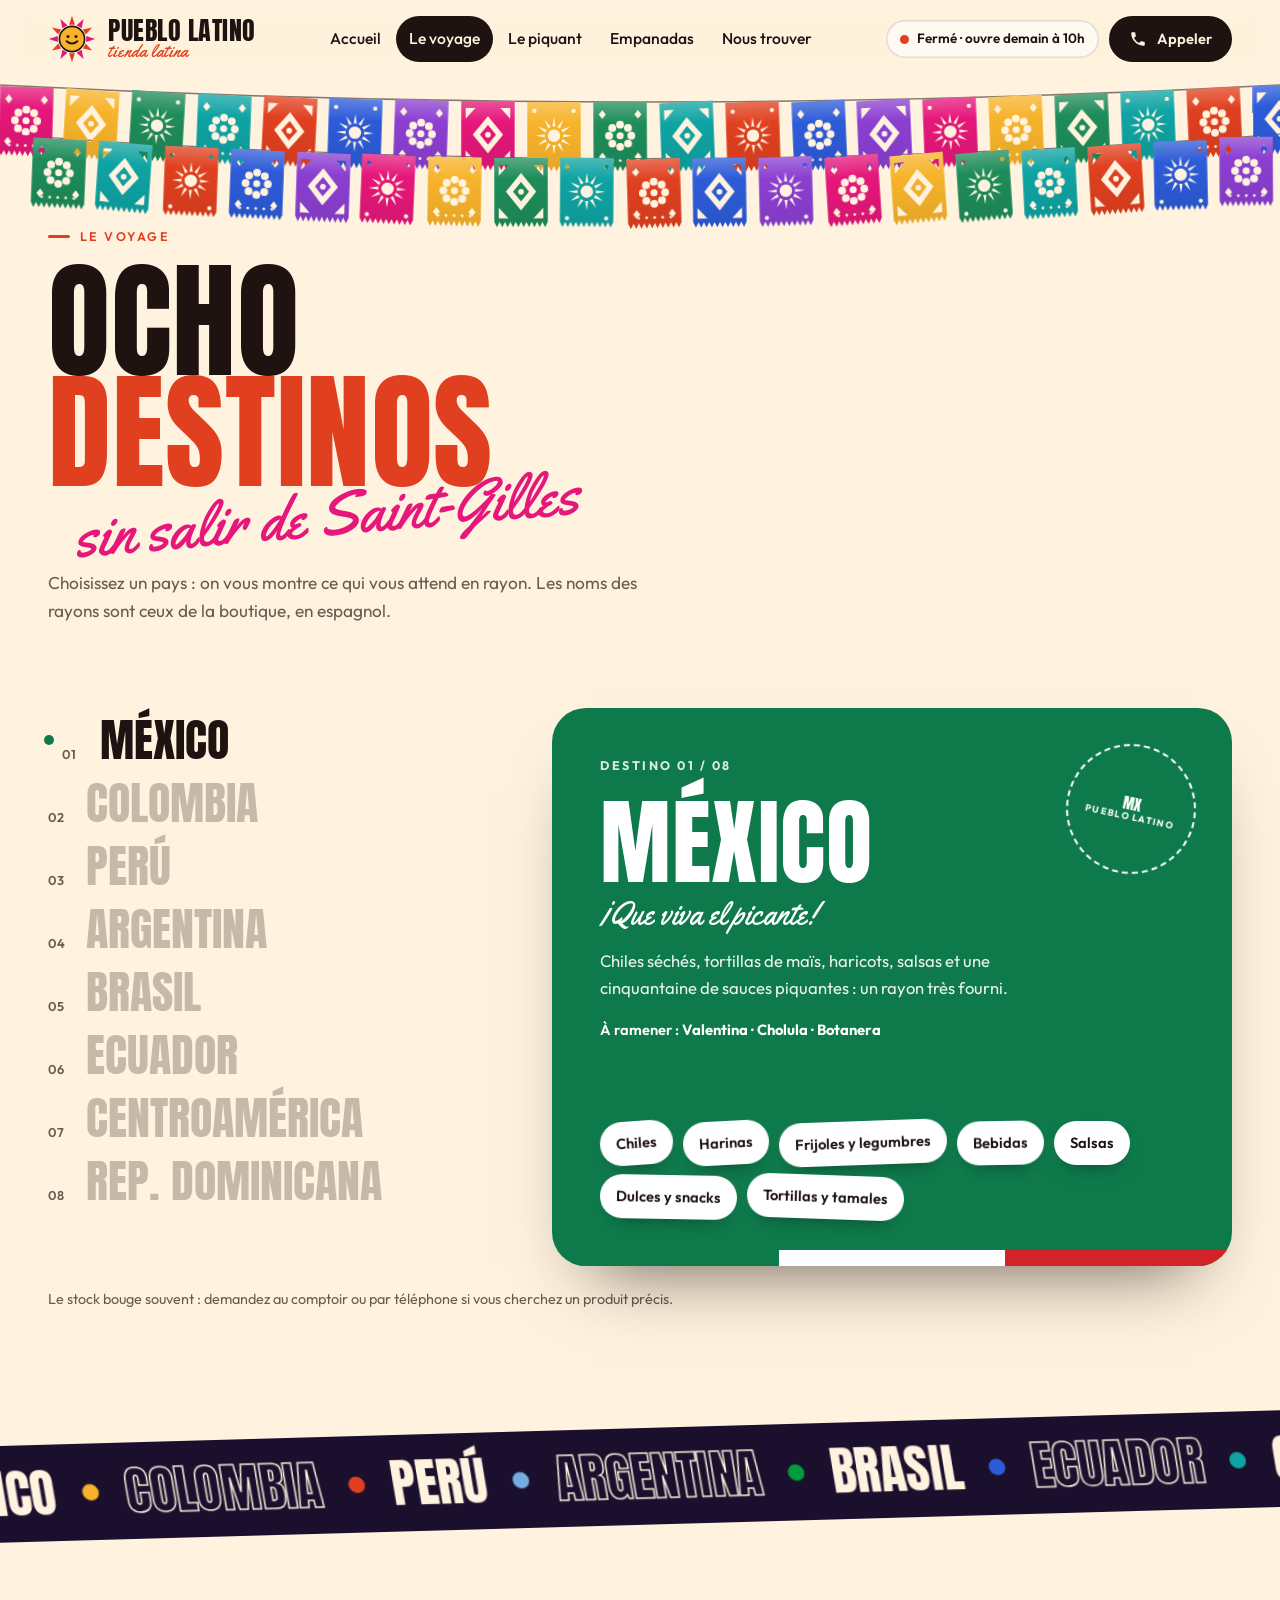
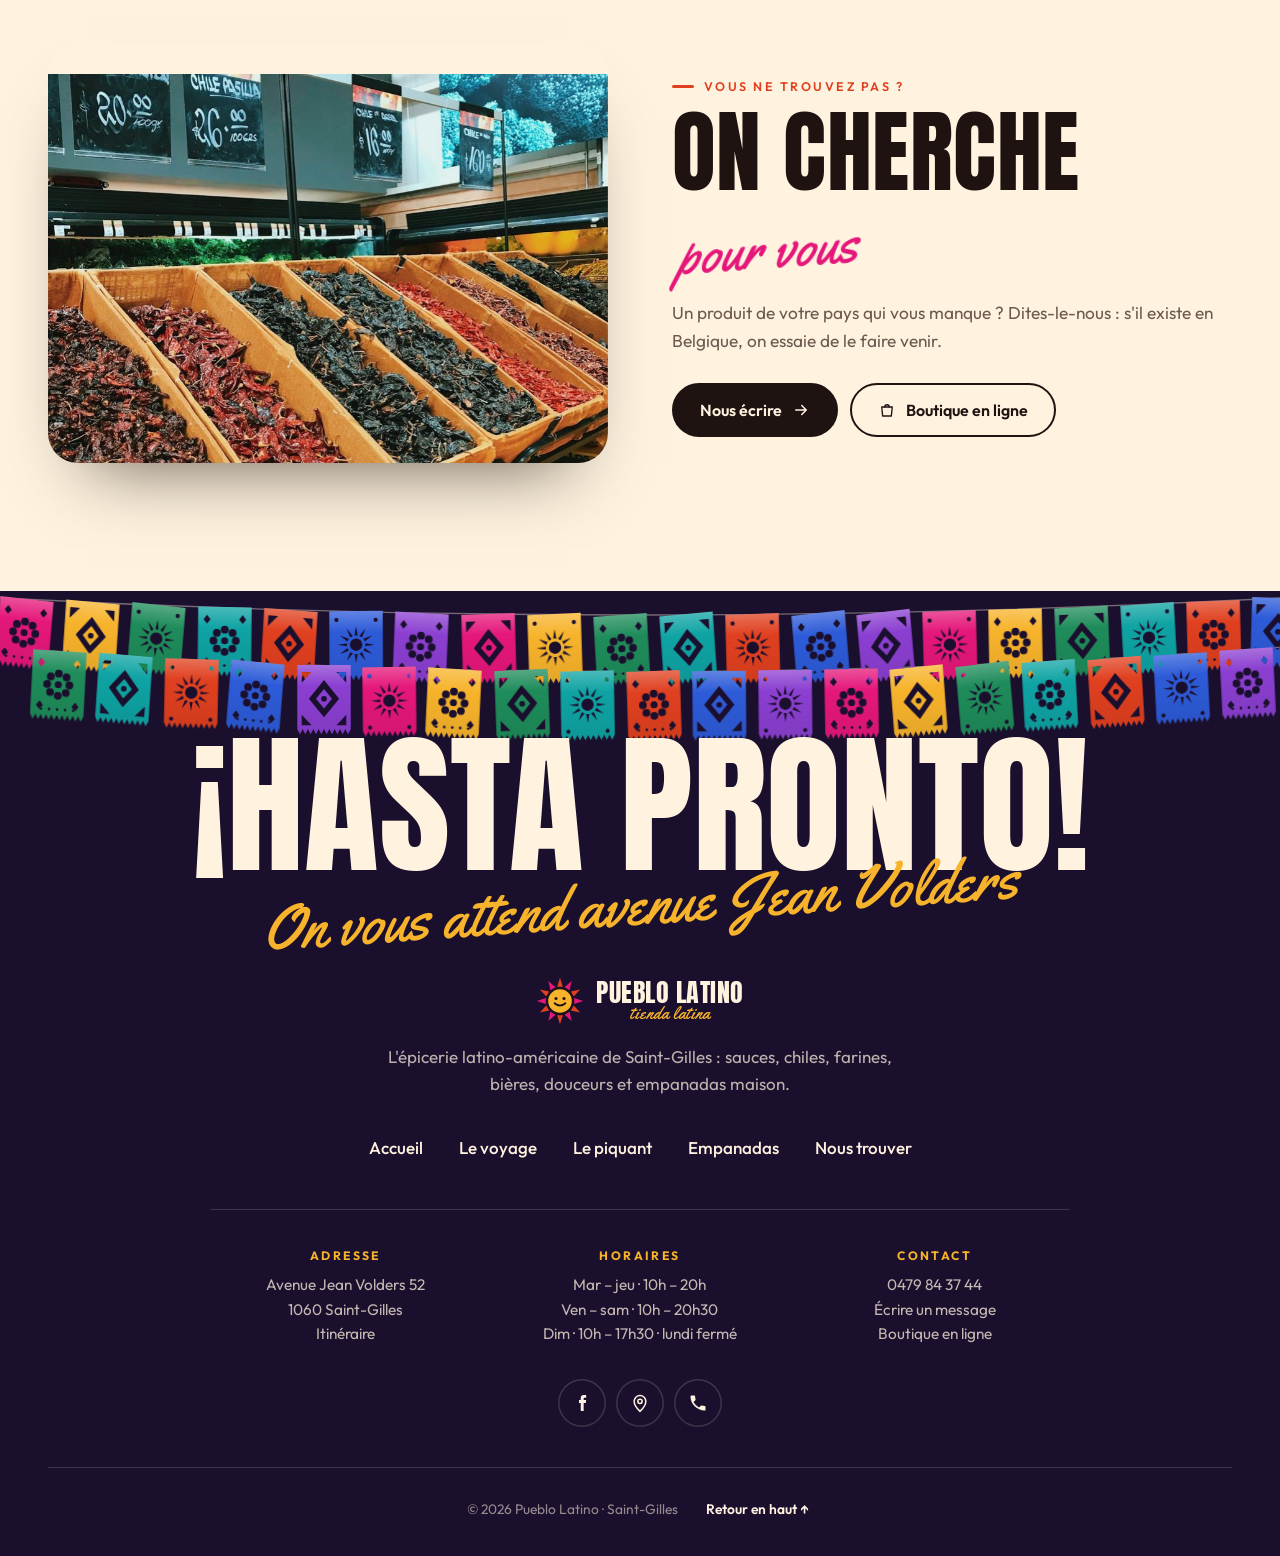
<file: voyage.html>
<!doctype html>
<html lang="fr">
<head>
<meta charset="utf-8">
<meta name="viewport" content="width=device-width, initial-scale=1, viewport-fit=cover">
<meta name="theme-color" content="#FFF3DF">
<meta property="og:title" content="Le voyage · Pueblo Latino">
<meta property="og:description" content="Mexique, Colombie, Pérou, Argentine, Brésil, Équateur, Amérique centrale, République dominicaine : les rayons de Pueblo Latino pays par pays.">
<meta property="og:image" content="img/empanadas.jpg">
<link rel="apple-touch-icon" href="apple-touch-icon.png">
<title>Le voyage · Pueblo Latino</title>
<meta name="description" content="Mexique, Colombie, Pérou, Argentine, Brésil, Équateur, Amérique centrale, République dominicaine : les rayons de Pueblo Latino pays par pays.">
<link rel="icon" type="image/svg+xml" href="data:image/svg+xml,%3Csvg%20xmlns%3D%22http%3A//www.w3.org/2000/svg%22%20viewBox%3D%220%200%2048%2048%22%20width%3D%2264%22%20height%3D%2264%22%3E%3Cpath%20d%3D%22M38.21%2021.12L47.20%2024.00L38.21%2026.88Z%22%20fill%3D%22%23E5177A%22/%3E%3Cpath%20d%3D%22M37.75%2028.61L44.09%2035.60L34.87%2033.60Z%22%20fill%3D%22%23E0401F%22/%3E%3Cpath%20d%3D%22M33.60%2034.87L35.60%2044.09L28.61%2037.75Z%22%20fill%3D%22%23E5177A%22/%3E%3Cpath%20d%3D%22M26.88%2038.21L24.00%2047.20L21.12%2038.21Z%22%20fill%3D%22%23E0401F%22/%3E%3Cpath%20d%3D%22M19.39%2037.75L12.40%2044.09L14.40%2034.87Z%22%20fill%3D%22%23E5177A%22/%3E%3Cpath%20d%3D%22M13.13%2033.60L3.91%2035.60L10.25%2028.61Z%22%20fill%3D%22%23E0401F%22/%3E%3Cpath%20d%3D%22M9.79%2026.88L0.80%2024.00L9.79%2021.12Z%22%20fill%3D%22%23E5177A%22/%3E%3Cpath%20d%3D%22M10.25%2019.39L3.91%2012.40L13.13%2014.40Z%22%20fill%3D%22%23E0401F%22/%3E%3Cpath%20d%3D%22M14.40%2013.13L12.40%203.91L19.39%2010.25Z%22%20fill%3D%22%23E5177A%22/%3E%3Cpath%20d%3D%22M21.12%209.79L24.00%200.80L26.88%209.79Z%22%20fill%3D%22%23E0401F%22/%3E%3Cpath%20d%3D%22M28.61%2010.25L35.60%203.91L33.60%2013.13Z%22%20fill%3D%22%23E5177A%22/%3E%3Cpath%20d%3D%22M34.87%2014.40L44.09%2012.40L37.75%2019.39Z%22%20fill%3D%22%23E0401F%22/%3E%3Ccircle%20cx%3D%2224%22%20cy%3D%2224%22%20r%3D%2212.6%22%20fill%3D%22%23F7B32B%22%20stroke%3D%22%231E1311%22%20stroke-width%3D%221.6%22/%3E%3Ccircle%20cx%3D%2220%22%20cy%3D%2221.6%22%20r%3D%221.5%22%20fill%3D%22%231E1311%22/%3E%3Ccircle%20cx%3D%2228%22%20cy%3D%2221.6%22%20r%3D%221.5%22%20fill%3D%22%231E1311%22/%3E%3Cpath%20d%3D%22M18.6%2026.2q5.4%204.6%2010.8%200%22%20fill%3D%22none%22%20stroke%3D%22%231E1311%22%20stroke-width%3D%221.8%22%20stroke-linecap%3D%22round%22/%3E%3C/svg%3E">
<link rel="preconnect" href="https://fonts.googleapis.com">
<link rel="preconnect" href="https://fonts.gstatic.com" crossorigin>
<link rel="stylesheet" href="https://fonts.googleapis.com/css2?family=Anton&family=Outfit:wght@400;500;600;700&family=Yellowtail&display=swap">
<link rel="stylesheet" href="assets/style.css">
<script>document.documentElement.classList.add('js')</script>
</head>
<body>
<div class="curtain" aria-hidden="true"><i></i><i></i><i></i><i></i><i></i></div>
<header class="hd">
  <div class="wrap hd-in">
    <a class="logo" href="index.html" aria-label="Pueblo Latino, accueil"><svg class="logo-sun" viewBox="0 0 48 48" width="48" height="48" aria-hidden="true"><path d="M38.21 21.12L47.20 24.00L38.21 26.88Z" fill="#E5177A"/><path d="M37.75 28.61L44.09 35.60L34.87 33.60Z" fill="#E0401F"/><path d="M33.60 34.87L35.60 44.09L28.61 37.75Z" fill="#E5177A"/><path d="M26.88 38.21L24.00 47.20L21.12 38.21Z" fill="#E0401F"/><path d="M19.39 37.75L12.40 44.09L14.40 34.87Z" fill="#E5177A"/><path d="M13.13 33.60L3.91 35.60L10.25 28.61Z" fill="#E0401F"/><path d="M9.79 26.88L0.80 24.00L9.79 21.12Z" fill="#E5177A"/><path d="M10.25 19.39L3.91 12.40L13.13 14.40Z" fill="#E0401F"/><path d="M14.40 13.13L12.40 3.91L19.39 10.25Z" fill="#E5177A"/><path d="M21.12 9.79L24.00 0.80L26.88 9.79Z" fill="#E0401F"/><path d="M28.61 10.25L35.60 3.91L33.60 13.13Z" fill="#E5177A"/><path d="M34.87 14.40L44.09 12.40L37.75 19.39Z" fill="#E0401F"/><circle cx="24" cy="24" r="12.6" fill="#F7B32B" stroke="#1E1311" stroke-width="1.6"/><circle cx="20" cy="21.6" r="1.5" fill="#1E1311"/><circle cx="28" cy="21.6" r="1.5" fill="#1E1311"/><path d="M18.6 26.2q5.4 4.6 10.8 0" fill="none" stroke="#1E1311" stroke-width="1.8" stroke-linecap="round"/></svg><span class="logo-t"><b>Pueblo Latino</b><i>tienda latina</i></span></a>
    <nav class="nav" aria-label="Navigation principale"><a href="index.html">Accueil</a><a href="voyage.html" aria-current="page">Le voyage</a><a href="picante.html">Le piquant</a><a href="empanadas.html">Empanadas</a><a href="contact.html">Nous trouver</a></nav>
    <div class="hd-act">
      <span class="status" role="status"><i aria-hidden="true"></i><span>Horaires</span></span>
      <a class="btn btn-sm" href="tel:+32479843744"><svg viewBox="0 0 24 24" aria-hidden="true"><path fill="currentColor" d="M6.6 10.8a15.1 15.1 0 0 0 6.6 6.6l2.2-2.2a1 1 0 0 1 1-.25 11.4 11.4 0 0 0 3.6.57 1 1 0 0 1 1 1V20a1 1 0 0 1-1 1A17 17 0 0 1 3 4a1 1 0 0 1 1-1h3.5a1 1 0 0 1 1 1c0 1.25.2 2.45.57 3.57a1 1 0 0 1-.25 1z"/></svg><span>Appeler</span></a>
      <button class="round burger" id="burger" type="button" aria-label="Ouvrir le menu" aria-expanded="false" aria-controls="mm"><span></span></button>
    </div>
  </div>
</header>
<div class="mm" id="mm" aria-hidden="true" inert>
  <div class="mm-top"><a class="logo" href="index.html" aria-label="Pueblo Latino, accueil"><svg class="logo-sun" viewBox="0 0 48 48" width="48" height="48" aria-hidden="true"><path d="M38.21 21.12L47.20 24.00L38.21 26.88Z" fill="#E5177A"/><path d="M37.75 28.61L44.09 35.60L34.87 33.60Z" fill="#E0401F"/><path d="M33.60 34.87L35.60 44.09L28.61 37.75Z" fill="#E5177A"/><path d="M26.88 38.21L24.00 47.20L21.12 38.21Z" fill="#E0401F"/><path d="M19.39 37.75L12.40 44.09L14.40 34.87Z" fill="#E5177A"/><path d="M13.13 33.60L3.91 35.60L10.25 28.61Z" fill="#E0401F"/><path d="M9.79 26.88L0.80 24.00L9.79 21.12Z" fill="#E5177A"/><path d="M10.25 19.39L3.91 12.40L13.13 14.40Z" fill="#E0401F"/><path d="M14.40 13.13L12.40 3.91L19.39 10.25Z" fill="#E5177A"/><path d="M21.12 9.79L24.00 0.80L26.88 9.79Z" fill="#E0401F"/><path d="M28.61 10.25L35.60 3.91L33.60 13.13Z" fill="#E5177A"/><path d="M34.87 14.40L44.09 12.40L37.75 19.39Z" fill="#E0401F"/><circle cx="24" cy="24" r="12.6" fill="#F7B32B" stroke="#1E1311" stroke-width="1.6"/><circle cx="20" cy="21.6" r="1.5" fill="#1E1311"/><circle cx="28" cy="21.6" r="1.5" fill="#1E1311"/><path d="M18.6 26.2q5.4 4.6 10.8 0" fill="none" stroke="#1E1311" stroke-width="1.8" stroke-linecap="round"/></svg><span class="logo-t"><b>Pueblo Latino</b><i>tienda latina</i></span></a><button class="round mm-close" type="button" aria-label="Fermer le menu"><svg viewBox="0 0 24 24" fill="none" stroke="currentColor" stroke-width="2" stroke-linecap="round" aria-hidden="true"><path d="M6 6l12 12M18 6L6 18"/></svg></button></div>
  <nav aria-label="Menu mobile"><a href="index.html">Accueil</a><a href="voyage.html" aria-current="page">Le voyage</a><a href="picante.html">Le piquant</a><a href="empanadas.html">Empanadas</a><a href="contact.html">Nous trouver</a></nav>
  <div class="picado mm-flags" data-rows="1" aria-hidden="true"></div>
</div>
<main>
<section class="ph-hero">
  <div class="picado" aria-hidden="true"></div>
  <div class="wrap">
    <span class="kicker" data-rv>Le voyage</span>
    <h1 data-split style="margin-top:20px"><span class="row">Ocho</span><span class="row" style="color:var(--chili)">destinos</span><span class="script">sin salir de Saint-Gilles</span></h1>
    <p class="lead" data-rv style="--d:.5s">Choisissez un pays : on vous montre ce qui vous attend en rayon. Les noms des rayons sont ceux de la boutique, en espagnol.</p>
  </div>
</section>
<section class="section" style="padding-top:20px">
  <div class="wrap trip" id="trip">
    <ul class="trip-list" role="tablist" aria-label="Pays"><li role="presentation"><button type="button" role="tab" aria-selected="false" aria-controls="stage" style="--c:#0E7A4B"><small>01</small>México</button></li><li role="presentation"><button type="button" role="tab" aria-selected="false" aria-controls="stage" style="--c:#FCD116"><small>02</small>Colombia</button></li><li role="presentation"><button type="button" role="tab" aria-selected="false" aria-controls="stage" style="--c:#D91023"><small>03</small>Perú</button></li><li role="presentation"><button type="button" role="tab" aria-selected="false" aria-controls="stage" style="--c:#74ACDF"><small>04</small>Argentina</button></li><li role="presentation"><button type="button" role="tab" aria-selected="false" aria-controls="stage" style="--c:#009C3B"><small>05</small>Brasil</button></li><li role="presentation"><button type="button" role="tab" aria-selected="false" aria-controls="stage" style="--c:#FFD100"><small>06</small>Ecuador</button></li><li role="presentation"><button type="button" role="tab" aria-selected="false" aria-controls="stage" style="--c:#0067C6"><small>07</small>Centroamérica</button></li><li role="presentation"><button type="button" role="tab" aria-selected="false" aria-controls="stage" style="--c:#002D62"><small>08</small>Rep. Dominicana</button></li></ul>
    <div class="stage" id="stage" role="tabpanel" aria-live="polite">
      <div class="stage-wipe" aria-hidden="true"></div>
      <div class="sello" aria-hidden="true"></div>
      <div class="stage-in"></div>
      <div class="stage-stripes" aria-hidden="true"></div>
    </div>
  </div>
  <div class="wrap"><p class="trip-note">Le stock bouge souvent : demandez au comptoir ou par téléphone si vous cherchez un produit précis.</p></div>
  <script type="application/json" id="trip-data">[{"id": "mexico", "name": "México", "code": "MX", "c1": "#0E7A4B", "t": "#fff", "tb": "#fff", "tc": "#1E1311", "stripes": ["#0E7A4B", "#ffffff", "#D2232A"], "line": "¡Que viva el picante!", "desc": "Chiles séchés, tortillas de maïs, haricots, salsas et une cinquantaine de sauces piquantes : un rayon très fourni.", "brands": "Valentina · Cholula · Botanera", "tags": ["Chiles", "Harinas", "Frijoles y legumbres", "Bebidas", "Salsas", "Dulces y snacks", "Tortillas y tamales"]}, {"id": "colombia", "name": "Colombia", "code": "CO", "c1": "#FCD116", "t": "#1E1311", "tb": "#003893", "tc": "#fff", "stripes": ["#FCD116", "#003893", "#CE1126"], "line": "Sabor de Colombia", "desc": "Bières, farines, épices, biscuits, liqueurs et pulpes de fruits comme le lulo.", "brands": "Club Colombia · Postobón", "tags": ["Bebidas", "Cervezas", "Especias", "Galletas y snacks", "Harinas", "Licores", "Dulces", "Menaje"]}, {"id": "peru", "name": "Perú", "code": "PE", "c1": "#D91023", "t": "#fff", "tb": "#fff", "tc": "#1E1311", "stripes": ["#D91023", "#ffffff", "#D91023"], "line": "Del Perú con cariño", "desc": "Boissons, bières et épices péruviennes pour cuisiner comme là-bas.", "brands": "Inca Kola · Cusqueña", "tags": ["Bebidas", "Cervezas", "Especias y condimentos", "Otros"]}, {"id": "argentina", "name": "Argentina", "code": "AR", "c1": "#74ACDF", "t": "#1E1311", "tb": "#fff", "tc": "#1E1311", "stripes": ["#74ACDF", "#ffffff", "#F6B40E", "#ffffff", "#74ACDF"], "line": "Dulce de leche y mate", "desc": "Le dulce de leche, les biscuits et la yerba pour le mate du matin.", "brands": "", "tags": ["Dulce de leche", "Galletas", "Yerbas"]}, {"id": "brasil", "name": "Brasil", "code": "BR", "c1": "#009C3B", "t": "#fff", "tb": "#FFDF00", "tc": "#1E1311", "stripes": ["#009C3B", "#FFDF00", "#002776"], "line": "Tem de tudo", "desc": "Boissons, farines, haricots et épices pour la cuisine brésilienne.", "brands": "", "tags": ["Bebidas", "Harinas", "Frijoles", "Especias y condimentos"]}, {"id": "ecuador", "name": "Ecuador", "code": "EC", "c1": "#FFD100", "t": "#1E1311", "tb": "#034EA2", "tc": "#fff", "stripes": ["#FFD100", "#034EA2", "#ED1C24"], "line": "Desde la mitad del mundo", "desc": "Boissons, bières, épices, grains et farines d'Équateur.", "brands": "Pilsener", "tags": ["Bebidas", "Cervezas", "Granos y harinas", "Especias y condimentos", "Otros"]}, {"id": "centroamerica", "name": "Centroamérica", "code": "CA", "c1": "#0067C6", "t": "#fff", "tb": "#fff", "tc": "#1E1311", "stripes": ["#0067C6", "#ffffff", "#0067C6"], "line": "Del istmo a tu mesa", "desc": "Boissons, snacks, farines, douceurs, haricots et épices d'Amérique centrale.", "brands": "", "tags": ["Bebidas", "Snacks", "Harinas", "Dulces", "Frijoles", "Especias"]}, {"id": "dominicana", "name": "Rep. Dominicana", "code": "DO", "c1": "#002D62", "t": "#fff", "tb": "#CE1126", "tc": "#fff", "stripes": ["#002D62", "#ffffff", "#CE1126"], "line": "El Caribe en la mesa", "desc": "Bières et assaisonnements pour retrouver le goût des Caraïbes.", "brands": "", "tags": ["Cervezas", "Especias y condimentos"]}]</script>
</section>
<div class="marq" aria-hidden="true"><div class="marq-track"><span class=""><i style="--c:#1E8C5A"></i>México</span><span class="o"><i style="--c:#F7B32B"></i>Colombia</span><span class=""><i style="--c:#E0401F"></i>Perú</span><span class="o"><i style="--c:#74ACDF"></i>Argentina</span><span class=""><i style="--c:#009C3B"></i>Brasil</span><span class="o"><i style="--c:#2D5BD8"></i>Ecuador</span><span class=""><i style="--c:#0FA3A3"></i>Centroamérica</span><span class="o"><i style="--c:#E5177A"></i>Rep. Dominicana</span><span class="s">¡Bienvenidos!</span></div></div>
<section class="section">
  <div class="wrap duo">
    <div class="frame" data-rv><img src="img/market.jpg" alt="Étals de piments et d'épices séchés" width="900" height="1200" loading="lazy" data-par="70" style="object-position:50% 40%"></div>
    <div data-rv style="--d:.1s">
      <span class="kicker">Vous ne trouvez pas ?</span>
      <h2 class="h2">On cherche <span class="script">pour vous</span></h2>
      <p class="lead">Un produit de votre pays qui vous manque ? Dites-le-nous : s'il existe en Belgique, on essaie de le faire venir.</p>
      <div class="cta" style="display:flex;flex-wrap:wrap;gap:12px;margin-top:28px"><a class="btn" href="contact.html">Nous écrire <svg viewBox="0 0 24 24" fill="none" stroke="currentColor" stroke-width="2" stroke-linecap="round" stroke-linejoin="round" aria-hidden="true"><path d="M5 12h14M13 6l6 6-6 6"/></svg></a><a class="btn btn-line" href="https://pueblo-latino.be/" target="_blank" rel="noopener"><svg viewBox="0 0 24 24" fill="none" stroke="currentColor" stroke-width="1.8" stroke-linecap="round" stroke-linejoin="round" aria-hidden="true"><path d="M5 8h14l-1.2 12H6.2z"/><path d="M9 8a3 3 0 0 1 6 0"/></svg>Boutique en ligne</a></div>
    </div>
  </div>
</section>
</main>
<footer class="ft">
  <div class="picado" aria-hidden="true"></div>
  <div class="wrap ft-in">
    <p class="ft-big">¡Hasta pronto!<span class="script">On vous attend avenue Jean Volders</span></p>
    <a class="logo" href="index.html" aria-label="Pueblo Latino, accueil"><svg class="logo-sun" viewBox="0 0 48 48" width="48" height="48" aria-hidden="true"><path d="M38.21 21.12L47.20 24.00L38.21 26.88Z" fill="#E5177A"/><path d="M37.75 28.61L44.09 35.60L34.87 33.60Z" fill="#E0401F"/><path d="M33.60 34.87L35.60 44.09L28.61 37.75Z" fill="#E5177A"/><path d="M26.88 38.21L24.00 47.20L21.12 38.21Z" fill="#E0401F"/><path d="M19.39 37.75L12.40 44.09L14.40 34.87Z" fill="#E5177A"/><path d="M13.13 33.60L3.91 35.60L10.25 28.61Z" fill="#E0401F"/><path d="M9.79 26.88L0.80 24.00L9.79 21.12Z" fill="#E5177A"/><path d="M10.25 19.39L3.91 12.40L13.13 14.40Z" fill="#E0401F"/><path d="M14.40 13.13L12.40 3.91L19.39 10.25Z" fill="#E5177A"/><path d="M21.12 9.79L24.00 0.80L26.88 9.79Z" fill="#E0401F"/><path d="M28.61 10.25L35.60 3.91L33.60 13.13Z" fill="#E5177A"/><path d="M34.87 14.40L44.09 12.40L37.75 19.39Z" fill="#E0401F"/><circle cx="24" cy="24" r="12.6" fill="#F7B32B" stroke="#1E1311" stroke-width="1.6"/><circle cx="20" cy="21.6" r="1.5" fill="#1E1311"/><circle cx="28" cy="21.6" r="1.5" fill="#1E1311"/><path d="M18.6 26.2q5.4 4.6 10.8 0" fill="none" stroke="#1E1311" stroke-width="1.8" stroke-linecap="round"/></svg><span class="logo-t"><b>Pueblo Latino</b><i>tienda latina</i></span></a>
    <p class="ft-tag">L'épicerie latino-américaine de Saint-Gilles : sauces, chiles, farines, bières, douceurs et empanadas maison.</p>
    <ul class="ft-nav"><li><a href="index.html">Accueil</a></li><li><a href="voyage.html">Le voyage</a></li><li><a href="picante.html">Le piquant</a></li><li><a href="empanadas.html">Empanadas</a></li><li><a href="contact.html">Nous trouver</a></li></ul>
    <div class="ft-cols">
      <div><h4>Adresse</h4><p>Avenue Jean Volders 52<br>1060 Saint-Gilles<br><a href="https://www.google.com/maps/dir/?api=1&destination=Pueblo%20Latino%20Avenue%20Jean%20Volders%2052%201060%20Saint-Gilles" target="_blank" rel="noopener">Itinéraire</a></p></div>
      <div><h4>Horaires</h4><p>Mar – jeu · 10h – 20h<br>Ven – sam · 10h – 20h30<br>Dim · 10h – 17h30 · lundi fermé</p></div>
      <div><h4>Contact</h4><p><a href="tel:+32479843744">0479 84 37 44</a><br><a href="contact.html">Écrire un message</a><br><a href="https://pueblo-latino.be/" target="_blank" rel="noopener">Boutique en ligne</a></p></div>
    </div>
    <div class="ft-icons">
      <a href="https://www.facebook.com/Pueblo-Latino-362747017150990" target="_blank" rel="noopener" aria-label="Pueblo Latino sur Facebook"><svg viewBox="0 0 24 24" aria-hidden="true"><path fill="currentColor" d="M14 8.5V6.8c0-.8.5-1 1-1h2V2.5h-2.8C11.1 2.5 10.5 4.7 10.5 6.2v2.3H8.4V12h2.1v9.5H14V12h2.6l.4-3.5z"/></svg></a>
      <a href="https://www.google.com/maps/search/?api=1&query=Pueblo%20Latino%20Avenue%20Jean%20Volders%2052%201060%20Saint-Gilles" target="_blank" rel="noopener" aria-label="Pueblo Latino sur Google Maps"><svg viewBox="0 0 24 24" fill="none" stroke="currentColor" stroke-width="1.8" aria-hidden="true"><path d="M12 22s7-6.2 7-12a7 7 0 1 0-14 0c0 5.8 7 12 7 12z"/><circle cx="12" cy="10" r="2.6"/></svg></a>
      <a href="tel:+32479843744" aria-label="Appeler Pueblo Latino"><svg viewBox="0 0 24 24" aria-hidden="true"><path fill="currentColor" d="M6.6 10.8a15.1 15.1 0 0 0 6.6 6.6l2.2-2.2a1 1 0 0 1 1-.25 11.4 11.4 0 0 0 3.6.57 1 1 0 0 1 1 1V20a1 1 0 0 1-1 1A17 17 0 0 1 3 4a1 1 0 0 1 1-1h3.5a1 1 0 0 1 1 1c0 1.25.2 2.45.57 3.57a1 1 0 0 1-.25 1z"/></svg></a>
    </div>
    <div class="ft-small"><span>© <span data-year>2026</span> Pueblo Latino · Saint-Gilles</span><button type="button" class="ft-top" data-top>Retour en haut ↑</button></div>
  </div>
</footer>
<button type="button" class="to-top" id="to-top" data-top aria-label="Retour en haut de la page"><svg viewBox="0 0 24 24" fill="none" stroke="currentColor" stroke-width="2" stroke-linecap="round" aria-hidden="true"><path d="M12 19V5M6 11l6-6 6 6"/></svg></button>
<script src="assets/main.js"></script>
</body>
</html>
</file>
<file: assets/style.css>
/* Pueblo Latino : affiche de fête, papel picado, couleurs de marché. */
:root{
  --masa:#FFF3DF;
  --masa-2:#F7E3C2;
  --card:#FFFAF1;
  --ink:#1E1311;
  --ink-2:#3A2722;
  --muted:#6E5950;
  --chili:#E0401F;
  --chili-2:#C22F12;
  --rosa:#E5177A;
  --maiz:#F7B32B;
  --agave:#1E8C5A;
  --turq:#0FA3A3;
  --cielo:#2D5BD8;
  --noche:#1B0F2E;
  --noche-2:#2A1846;
  --on-noche:#FFF3DF;
  --line:rgba(30,19,17,.13);
  --line-2:rgba(30,19,17,.24);
  --line-n:rgba(255,243,223,.16);
  --f-disp:"Anton","Impact","Arial Narrow",sans-serif;
  --f-script:"Yellowtail","Brush Script MT",cursive;
  --f-body:"Outfit","Helvetica Neue",Arial,system-ui,sans-serif;
  --header-h:78px;
  --gutter:clamp(16px,4vw,48px);
  --max:1280px;
  --ease:cubic-bezier(.7,0,.2,1);
  --ease-out:cubic-bezier(.2,.8,.2,1);
  --spring:cubic-bezier(.34,1.56,.64,1);
  color-scheme:light;
}
*,*::before,*::after{box-sizing:border-box}
html{background:var(--masa);scroll-padding-top:calc(var(--header-h) + 16px)}
body{margin:0;background:var(--masa);color:var(--ink);font-family:var(--f-body);font-size:17px;line-height:1.6;-webkit-font-smoothing:antialiased;overflow-x:hidden}
body.locked{overflow:hidden}
img{max-width:100%;display:block}
a{color:inherit}
button,input,select,textarea{font:inherit;color:inherit}
:focus-visible{outline:3px solid var(--rosa);outline-offset:3px;border-radius:6px}
h1,h2,h3{margin:0;font-family:var(--f-disp);font-weight:400;line-height:.92;letter-spacing:.005em;text-transform:uppercase}
p{margin:0}
.wrap{max-width:var(--max);margin-inline:auto;padding-inline:var(--gutter)}
.section{padding-block:clamp(72px,10vw,140px)}
.script{font-family:var(--f-script);text-transform:none;letter-spacing:0;font-weight:400}
.kicker{display:inline-flex;align-items:center;gap:10px;font-size:.78rem;font-weight:600;letter-spacing:.2em;text-transform:uppercase;color:var(--chili)}
.kicker::before{content:"";width:22px;height:3px;border-radius:3px;background:currentColor}
.h2{font-size:clamp(2.8rem,7vw,6rem)}
.h2 .script{display:inline-block;color:var(--rosa);font-size:.62em;transform:rotate(-4deg) translateY(-.08em);margin-left:.1em}
.lead{font-size:clamp(1.04rem,1.35vw,1.18rem);color:var(--muted);max-width:54ch}
.dark{background:var(--noche);color:var(--on-noche)}
.dark .lead{color:rgba(255,243,223,.74)}
.dark .kicker{color:var(--maiz)}
.dark .h2 .script{color:var(--maiz)}

/* Boutons */
.btn{position:relative;display:inline-flex;align-items:center;justify-content:center;gap:10px;padding:16px 26px;border-radius:999px;border:2px solid var(--ink);font-weight:600;font-size:1rem;line-height:1;text-decoration:none;cursor:pointer;background:var(--ink);color:var(--masa);overflow:hidden;isolation:isolate;transition:color .3s,border-color .3s,transform .2s}
.btn::before{content:"";position:absolute;inset:-2px;z-index:-1;background:var(--rosa);border-radius:inherit;transform:translateY(102%);transition:transform .45s var(--ease)}
.btn:hover::before{transform:none}
.btn:hover{border-color:var(--rosa)}
.btn:active{transform:scale(.97)}
.btn svg{width:18px;height:18px;flex:none}
.btn-line{background:transparent;color:var(--ink)}
.btn-line:hover{color:#fff}
.btn-maiz{background:var(--maiz);border-color:var(--maiz);color:var(--ink)}
.btn-maiz::before{background:#fff}
.btn-maiz:hover{border-color:#fff}
.btn-ghost{background:transparent;border-color:rgba(255,243,223,.4);color:var(--on-noche)}
.btn-ghost::before{background:var(--maiz)}
.btn-ghost:hover{color:var(--ink);border-color:var(--maiz)}
.btn-sm{padding:12px 18px;font-size:.92rem}
.link{display:inline-flex;align-items:center;gap:8px;font-weight:600;text-decoration:none;background:linear-gradient(currentColor,currentColor) 0 100%/100% 2px no-repeat;padding-bottom:3px;transition:background-size .35s var(--ease),gap .3s}
.link:hover{background-size:0 2px;background-position:100% 100%;gap:12px}
.link svg{width:16px;height:16px}

/* ---------- En-tête fixe ---------- */
.hd{position:fixed;inset:0 0 auto;z-index:60;height:var(--header-h);background:rgba(255,243,223,.86);backdrop-filter:saturate(1.5) blur(14px);-webkit-backdrop-filter:saturate(1.5) blur(14px);transition:box-shadow .3s,background .3s}
.hd.scrolled{box-shadow:0 1px 0 var(--line),0 14px 30px -22px rgba(30,19,17,.5)}
.hd-in{height:100%;display:flex;align-items:center;justify-content:space-between;gap:18px}
.logo{display:flex;align-items:center;gap:12px;text-decoration:none;flex:none}
.logo-sun{width:48px;height:48px;flex:none;transition:transform .8s var(--spring)}
.logo:hover .logo-sun{transform:rotate(90deg)}
.logo-t{display:grid;line-height:.9}
.logo-t b{font-family:var(--f-disp);font-weight:400;font-size:1.65rem;letter-spacing:.02em;text-transform:uppercase}
.logo-t i{font-family:var(--f-script);font-style:normal;font-size:1.12rem;color:var(--chili);margin-top:1px}
.nav{display:flex;align-items:center;gap:2px}
.nav a{position:relative;padding:10px 13px;font-weight:500;font-size:.98rem;text-decoration:none;border-radius:999px;transition:color .25s,background .25s}
.nav a:hover{background:var(--masa-2)}
.nav a[aria-current]{background:var(--ink);color:var(--masa)}
.hd-act{display:flex;align-items:center;gap:10px}
.status{display:inline-flex;align-items:center;gap:8px;padding:8px 14px;border-radius:999px;background:var(--card);box-shadow:inset 0 0 0 1.5px var(--line);font-size:.84rem;font-weight:600;white-space:nowrap}
.status i{width:9px;height:9px;border-radius:50%;background:#9a8e88;flex:none}
.status.open i{background:#1FB45F;box-shadow:0 0 0 0 rgba(31,180,95,.6);animation:ping 2s infinite}
.status.closed i{background:var(--chili)}
@keyframes ping{70%{box-shadow:0 0 0 9px rgba(31,180,95,0)}100%{box-shadow:0 0 0 0 rgba(31,180,95,0)}}
.round{width:48px;height:48px;border-radius:50%;display:grid;place-items:center;border:0;background:var(--ink);color:var(--masa);cursor:pointer;text-decoration:none;transition:background .25s,transform .3s var(--spring)}
.round:hover{background:var(--rosa);transform:rotate(-8deg)}
.round svg{width:20px;height:20px}
.burger{display:none;background:transparent;color:var(--ink);box-shadow:inset 0 0 0 2px var(--ink)}
.burger:hover{background:var(--ink);color:var(--masa)}
.burger span,.burger span::before,.burger span::after{display:block;width:20px;height:2px;border-radius:2px;background:currentColor}
.burger span{position:relative}
.burger span::before,.burger span::after{content:"";position:absolute;left:0}
.burger span::before{top:-6px}.burger span::after{top:6px}
@media (max-width:1180px){.hd-act .status{display:none}}
@media (max-width:1040px){:root{--header-h:68px}.nav,.hd-act .btn{display:none}.burger{display:grid}}
@media (max-width:380px){.logo-t i{display:none}.logo-sun{width:42px;height:42px}}

/* Menu mobile plein écran */
.mm{position:fixed;inset:0;z-index:90;display:flex;flex-direction:column;align-items:center;background:var(--rosa);color:#fff;padding:0 var(--gutter) calc(24px + env(safe-area-inset-bottom,0px));clip-path:circle(0 at calc(100% - 44px) 34px);visibility:hidden;transition:clip-path .7s var(--ease),visibility 0s linear .7s;overflow:hidden auto}
.mm.open{clip-path:circle(150% at calc(100% - 44px) 34px);visibility:visible;transition:clip-path .8s var(--ease),visibility 0s}
.mm-top{flex:none;width:100%;height:var(--header-h);display:flex;align-items:center;justify-content:space-between}
.mm .logo-t i{color:var(--maiz)}
.mm-close{background:transparent;color:#fff;box-shadow:inset 0 0 0 2px rgba(255,255,255,.8)}
.mm-close:hover{background:#fff;color:var(--rosa)}
.mm nav{flex:1 0 auto;display:flex;flex-direction:column;justify-content:center;align-items:center;text-align:center;gap:2px;padding-block:20px 50px}
.mm nav a{font-family:var(--f-disp);text-transform:uppercase;font-size:clamp(2.6rem,12vw,3.6rem);line-height:1.1;text-decoration:none;opacity:0;transform:translateY(40px) rotate(4deg);transition:opacity .4s,transform .7s var(--spring),color .2s}
.mm.open nav a{opacity:1;transform:none}
.mm.open nav a:nth-child(1){transition-delay:.18s}.mm.open nav a:nth-child(2){transition-delay:.24s}.mm.open nav a:nth-child(3){transition-delay:.3s}.mm.open nav a:nth-child(4){transition-delay:.36s}.mm.open nav a:nth-child(5){transition-delay:.42s}
.mm nav a:hover,.mm nav a[aria-current]{color:var(--maiz)}
.mm .mm-flags{position:absolute;left:0;right:0;top:auto;bottom:0;height:120px;pointer-events:none;opacity:.95}

/* Rideau de transition entre les pages */
.curtain{display:none}
.js .curtain{position:fixed;inset:0;z-index:200;display:flex;pointer-events:none}
.curtain i{flex:1;transform:scaleY(0);transform-origin:top}
.curtain i:nth-child(1){background:var(--rosa)}.curtain i:nth-child(2){background:var(--maiz)}.curtain i:nth-child(3){background:var(--agave)}.curtain i:nth-child(4){background:var(--turq)}.curtain i:nth-child(5){background:var(--chili)}
.curtain.in i{transform:scaleY(1);transform-origin:bottom;animation:curOut .75s var(--ease) both}
.curtain.out i{animation:curIn .5s var(--ease) both}
.curtain i:nth-child(2){animation-delay:.04s}.curtain i:nth-child(3){animation-delay:.08s}.curtain i:nth-child(4){animation-delay:.12s}.curtain i:nth-child(5){animation-delay:.16s}
@keyframes curOut{from{transform:scaleY(1)}to{transform:scaleY(0)}}
@keyframes curIn{from{transform:scaleY(0)}to{transform:scaleY(1)}}

/* ---------- Papel picado ---------- */
.picado{position:absolute;left:0;right:0;top:0;height:190px;pointer-events:none;z-index:1}
.hero>.picado,.ph-hero>.picado{top:var(--header-h);height:150px}
main{overflow-x:clip}
.rv-grid{display:grid;grid-template-columns:minmax(0,1.3fr) minmax(0,.7fr);gap:clamp(30px,5vw,80px);align-items:center}
.rv-grid .frame{aspect-ratio:3/4}
@media (max-width:1040px){.rv-grid{grid-template-columns:1fr}.rv-grid .frame{aspect-ratio:4/3}}
.picado svg.strings{position:absolute;inset:0;width:100%;height:100%;overflow:visible}
.picado svg.strings path{fill:none;stroke:rgba(30,19,17,.55);stroke-width:1.4}
.flag{position:absolute;top:0;left:0;width:var(--fw,52px);height:calc(var(--fw,52px) * 1.32);transform-origin:50% 0;will-change:transform;-webkit-mask:var(--m) center/100% 100% no-repeat;mask:var(--m) center/100% 100% no-repeat;background:var(--c)}
.flag::after{content:"";position:absolute;inset:0;background:linear-gradient(180deg,rgba(255,255,255,.25),transparent 30%,rgba(0,0,0,.08))}

/* ---------- Hero accueil ---------- */
.hero{position:relative;overflow:hidden;padding:calc(var(--header-h) + 170px) 0 clamp(64px,8vw,110px);min-height:100svh;display:flex;align-items:center}
.hero-grid{position:relative;z-index:2;display:grid;grid-template-columns:minmax(0,1.15fr) minmax(0,.85fr);gap:clamp(30px,4vw,70px);align-items:center}
.hero h1{font-size:clamp(3rem,6.9vw,6.8rem);line-height:.84;letter-spacing:-.005em}
.hero h1 .row{display:block;white-space:nowrap}
.hero h1 .ch{display:inline-block;transform-origin:50% 100%;transition:transform .5s var(--spring),color .3s}
.hero h1 .ch:hover{transform:translateY(-.08em) rotate(-6deg);color:var(--rosa)}
.js .hero h1 .ch{opacity:0;transform:translateY(60%) rotate(8deg)}
.hero h1.go .ch{opacity:1;transform:none;transition:opacity .5s,transform .9s var(--spring);transition-delay:calc(var(--i) * 35ms + .35s)}
.hero h1.go .ch:hover{transition-delay:0s;transform:translateY(-.08em) rotate(-6deg)}
.hero h1 .accent{color:var(--chili)}
.hero h1 .script{position:relative;z-index:2;display:block;width:max-content;margin:-.08em 0 0 .3em;font-size:.5em;color:var(--rosa);text-transform:none;transform:rotate(-6deg);line-height:1.1;padding-right:.2em}
.js .hero h1 .script{clip-path:inset(0 100% 0 0);transition:clip-path 1.2s var(--ease) 1.1s}
.js .hero h1.go .script{clip-path:inset(-30% -10% -30% 0)}
.hero .lead{margin-top:26px}
.hero .cta{display:flex;flex-wrap:wrap;gap:12px;margin-top:32px}
.hero-meta{display:flex;flex-wrap:wrap;gap:12px 24px;margin-top:30px;font-size:.92rem;color:var(--muted)}
.hero-meta span{display:flex;align-items:center;gap:8px}
.hero-meta svg{width:18px;height:18px;color:var(--chili)}
.collage{position:relative;aspect-ratio:4/5;max-width:520px;width:100%;justify-self:center}
.ph{position:absolute;padding:8px 8px 34px;background:#fff;border-radius:6px;box-shadow:0 30px 50px -24px rgba(60,20,10,.55),0 2px 6px rgba(60,20,10,.15);will-change:transform}
.ph img{width:100%;height:100%;object-fit:cover;border-radius:3px}
.ph figcaption{position:absolute;left:0;right:0;bottom:6px;text-align:center;font-family:var(--f-script);font-size:1.25rem;line-height:1.2;color:var(--ink)}
.ph.p1{width:62%;height:66%;left:4%;top:4%;--r:-5deg}
.ph.p2{width:52%;height:46%;right:0;top:30%;--r:6deg}
.ph.p3{width:46%;height:42%;left:14%;bottom:0;--r:-2deg}
.ph{transform:rotate(var(--r)) translate(var(--px,0),var(--py,0))}
.js .ph{opacity:0;transform:rotate(calc(var(--r) * 3)) translateY(80px) scale(.85)}
.collage.go .ph{opacity:1;transform:rotate(var(--r)) translate(var(--px,0),var(--py,0));transition:opacity .6s,transform 1.1s var(--spring)}
.collage.go .p1{transition-delay:.5s}.collage.go .p2{transition-delay:.7s}.collage.go .p3{transition-delay:.9s}
.collage.go.live .ph{transition:transform .9s var(--ease-out)}
.stamp{position:absolute;right:-2%;bottom:6%;z-index:3;width:clamp(110px,12vw,150px);aspect-ratio:1;display:grid;place-items:center;color:var(--ink)}
.stamp svg{position:absolute;inset:0;width:100%;height:100%;animation:spin 18s linear infinite}
.stamp text{font-family:var(--f-body);font-weight:700;font-size:8.6px;letter-spacing:2.2px;text-transform:uppercase;fill:currentColor}
.stamp b{position:relative;width:46%;aspect-ratio:1;border-radius:50%;background:var(--maiz);display:grid;place-items:center;box-shadow:0 10px 24px -10px rgba(0,0,0,.5)}
.stamp b svg{position:static;width:70%;height:70%;animation:none}
@keyframes spin{to{rotate:360deg}}
.sticker{position:absolute;z-index:3;padding:10px 16px;border-radius:999px;font-weight:700;font-size:.9rem;white-space:nowrap;box-shadow:0 12px 22px -12px rgba(0,0,0,.55);animation:floaty 5s ease-in-out infinite}
.sticker.s1{left:-6%;top:58%;background:var(--agave);color:#fff;rotate:-8deg}
.sticker.s2{right:6%;top:-2%;background:var(--rosa);color:#fff;rotate:7deg;animation-delay:-2s}
@keyframes floaty{50%{translate:0 -10px}}

/* ---------- Bande défilante ---------- */
.marq{position:relative;overflow:hidden;background:var(--noche);color:var(--on-noche);padding:22px 0;transform:rotate(-1.6deg) scale(1.02);margin-block:-10px;z-index:3}
.marq.alt{background:var(--maiz);color:var(--ink);transform:rotate(1.4deg) scale(1.02)}
.marq-track{display:flex;width:max-content;will-change:transform}
.marq-track span{display:flex;align-items:center;gap:26px;padding-right:26px;white-space:nowrap;font-family:var(--f-disp);font-size:clamp(2rem,4vw,3.4rem);line-height:1;text-transform:uppercase}
.marq-track span.o{color:transparent;-webkit-text-stroke:1.5px var(--on-noche)}
.marq.alt .marq-track span.o{-webkit-text-stroke-color:var(--ink)}
.marq-track i{width:16px;height:16px;border-radius:50%;background:var(--c);flex:none}
.marq-track .s{font-family:var(--f-script);text-transform:none;color:var(--maiz);font-size:.8em}
.marq.alt .marq-track .s{color:var(--rosa)}

/* ---------- Cartes rayons ---------- */
.ray-head{display:flex;flex-wrap:wrap;justify-content:space-between;align-items:flex-end;gap:20px;margin-bottom:clamp(36px,5vw,64px)}
.ray-head .h2{margin-top:14px}
.rays{display:grid;grid-template-columns:repeat(4,minmax(0,1fr));gap:clamp(14px,1.8vw,24px)}
.ray{position:relative;display:flex;flex-direction:column;text-decoration:none;border-radius:26px;background:var(--card);padding:10px 10px 22px;box-shadow:0 1px 0 var(--line),0 26px 50px -34px rgba(60,20,10,.6);transform-style:preserve-3d;transform:perspective(900px) rotateX(var(--rx,0)) rotateY(var(--ry,0));transition:transform .5s var(--ease-out),box-shadow .5s}
.ray:hover{box-shadow:0 1px 0 var(--line),0 40px 60px -34px rgba(60,20,10,.7)}
.ray-img{position:relative;aspect-ratio:4/5;border-radius:18px;overflow:hidden;background:var(--masa-2)}
.ray-img img{width:100%;height:100%;object-fit:cover;transform:scale(1.04);transition:transform 1.2s var(--ease-out)}
.ray:hover .ray-img img{transform:scale(1.12)}
.ray-n{position:absolute;top:12px;left:12px;z-index:2;min-width:44px;height:44px;padding:0 12px;border-radius:999px;display:grid;place-items:center;background:var(--c);color:#fff;font-family:var(--f-disp);font-size:1.2rem;transform:translateZ(30px)}
.ray-b{padding:18px 10px 0;transform:translateZ(20px)}
.ray h3{font-size:clamp(1.7rem,2.4vw,2.2rem)}
.ray p{margin-top:8px;color:var(--muted);font-size:.96rem}
.ray .link{margin-top:14px;color:var(--c)}

/* ---------- Texte révélé au défilement ---------- */
.reveal-txt{font-family:var(--f-disp);text-transform:uppercase;font-size:clamp(2.4rem,6.4vw,5.6rem);line-height:1;max-width:16ch}
.reveal-txt .w{display:inline-block;opacity:.14;transition:opacity .25s,color .25s}
.reveal-txt .w.on{opacity:1}
.reveal-txt .w.hl.on{color:var(--maiz)}
.reveal-txt .w.hl2.on{color:var(--rosa)}

/* ---------- Avis ---------- */
.avis{display:grid;grid-template-columns:repeat(3,minmax(0,1fr));gap:18px;margin-top:clamp(36px,5vw,56px)}
.avi{position:relative;padding:30px 28px;border-radius:24px;background:var(--card);box-shadow:0 1px 0 var(--line)}
.avi:nth-child(1){rotate:-1.2deg}.avi:nth-child(3){rotate:1.2deg}
.avi .q{font-family:var(--f-script);font-size:4rem;line-height:.6;color:var(--rosa)}
.avi p{font-size:1.2rem;font-weight:500;margin-top:10px}
.avi small{display:block;margin-top:16px;color:var(--muted);font-size:.86rem}
.stars{color:var(--maiz);letter-spacing:3px}
.score{display:flex;align-items:center;gap:14px;margin-top:22px}
.score b{font-family:var(--f-disp);font-size:3.6rem;line-height:1}

/* ---------- Bloc visite ---------- */
.visit{position:relative;overflow:hidden;border-radius:36px;padding:clamp(34px,5vw,70px);background:var(--chili);color:#fff;display:grid;grid-template-columns:minmax(0,1.1fr) minmax(0,.9fr);gap:clamp(28px,4vw,60px);align-items:center}
.visit .h2 .script{color:var(--maiz)}
.visit .lead{color:rgba(255,255,255,.86)}
.visit .cta{display:flex;flex-wrap:wrap;gap:12px;margin-top:28px}
.visit .btn{background:#fff;border-color:#fff;color:var(--ink)}
.visit .btn::before{background:var(--ink)}
.visit .btn:hover{color:#fff;border-color:var(--ink)}
.visit .btn-line{background:transparent;color:#fff;border-color:rgba(255,255,255,.6)}
.hours{list-style:none;margin:0;padding:22px 26px;border-radius:22px;background:rgba(0,0,0,.16)}
.hours li{display:flex;justify-content:space-between;gap:16px;padding:9px 0;border-top:1px solid rgba(255,255,255,.18);font-size:.98rem}
.hours li:first-child{border-top:0}
.hours li.today{font-weight:700}
.hours li.today span:first-child::after{content:" · aujourd'hui";font-weight:500;opacity:.8;font-size:.86em}
.hours li .x{opacity:.65}
.visit .status{background:#fff;color:var(--ink);box-shadow:none;margin-bottom:18px}

/* ---------- En-tête de page ---------- */
.ph-hero{position:relative;overflow:hidden;padding:calc(var(--header-h) + 140px) 0 clamp(40px,5vw,70px)}
.ph-hero h1{font-size:clamp(3.4rem,10vw,9rem);line-height:.86}
.ph-hero h1 .script{display:block;width:max-content;font-size:.48em;color:var(--rosa);transform:rotate(-5deg);margin:-.05em 0 0 .4em;line-height:1}
.ph-hero .lead{margin-top:24px}
.ph-hero .ch{display:inline-block}
.js .ph-hero h1 .ch{opacity:0;transform:translateY(70%) rotate(10deg)}
.ph-hero h1.go .ch{opacity:1;transform:none;transition:opacity .5s,transform .9s var(--spring);transition-delay:calc(var(--i) * 40ms + .3s)}

/* ---------- Le voyage ---------- */
.trip{display:grid;grid-template-columns:minmax(0,.8fr) minmax(0,1.2fr);gap:clamp(24px,4vw,60px);align-items:start}
.trip-list{list-style:none;margin:0;padding:0;counter-reset:c}
.trip-list button{position:relative;display:flex;align-items:baseline;gap:14px;width:100%;padding:8px 0;border:0;background:transparent;cursor:pointer;text-align:left;font-family:var(--f-disp);font-size:clamp(1.9rem,3.6vw,3rem);line-height:1.02;text-transform:uppercase;color:rgba(30,19,17,.26);transition:color .35s,transform .5s var(--spring)}
.trip-list button small{font-family:var(--f-body);font-size:.8rem;font-weight:600;letter-spacing:.1em;color:var(--muted);min-width:24px}
.trip-list button:hover{color:var(--ink);transform:translateX(8px)}
.trip-list button[aria-selected="true"]{color:var(--ink);transform:translateX(14px)}
.trip-list button[aria-selected="true"]::before{content:"";position:absolute;left:-18px;top:50%;width:10px;height:10px;border-radius:50%;background:var(--c);translate:0 -50%}
.stage{position:sticky;top:calc(var(--header-h) + 24px);border-radius:34px;overflow:hidden;min-height:clamp(460px,62vh,640px);background:var(--c1);color:var(--t,#fff);isolation:isolate;box-shadow:0 40px 70px -40px rgba(30,19,17,.7)}
.stage-wipe{position:absolute;inset:0;z-index:0;background:var(--c1);clip-path:circle(0 at var(--wx,50%) var(--wy,50%))}
.stage-wipe.go{transition:clip-path .9s var(--ease);clip-path:circle(150% at var(--wx,50%) var(--wy,50%))}
.stage-stripes{position:absolute;left:0;right:0;bottom:0;height:16px;z-index:1;display:flex}
.stage-stripes i{flex:1;transform-origin:left;animation:grow .9s var(--ease) both}
@keyframes grow{from{transform:scaleX(0)}}
.stage-in{position:relative;z-index:2;height:100%;min-height:inherit;padding:clamp(26px,4vw,48px);display:flex;flex-direction:column}
.stage-k{font-size:.78rem;font-weight:700;letter-spacing:.2em;text-transform:uppercase;opacity:.85}
.stage-name{font-family:var(--f-disp);text-transform:uppercase;font-size:clamp(3rem,7.4vw,6.6rem);line-height:.9;margin-top:24px;padding-right:110px;word-break:break-word}
.stage-name .ch{display:inline-block;animation:chIn .8s var(--spring) both;animation-delay:calc(var(--i) * 30ms)}
@keyframes chIn{from{opacity:0;transform:translateY(60%) rotate(12deg) scale(.8)}}
.stage-line{font-family:var(--f-script);font-size:clamp(1.5rem,2.4vw,2rem);line-height:1.2;margin-top:10px;animation:fadeUp .7s var(--ease-out) .25s both}
@keyframes fadeUp{from{opacity:0;transform:translateY(14px)}}
.stage-desc{max-width:44ch;margin-top:16px;font-size:1.04rem;opacity:.92;animation:fadeUp .7s var(--ease-out) .35s both}
.stage-tags{display:flex;flex-wrap:wrap;gap:10px;margin-top:auto;padding-top:30px}
.stage-tags span{padding:10px 16px;border-radius:999px;background:var(--tag-bg,#fff);color:var(--tag-c,var(--ink));font-weight:600;font-size:.92rem;box-shadow:0 10px 20px -12px rgba(0,0,0,.5);animation:pop .7s var(--spring) both;animation-delay:calc(var(--i) * 55ms + .35s);rotate:var(--rot,0deg)}
@keyframes pop{from{opacity:0;transform:scale(.3) translateY(20px)}}
.stage-brands{margin-top:16px;font-size:.92rem;font-weight:600;animation:fadeUp .7s var(--ease-out) .6s both}
.stage-brands b{font-weight:700}
.sello{position:absolute;right:clamp(16px,3vw,36px);top:clamp(16px,3vw,36px);z-index:3;width:clamp(96px,11vw,130px);aspect-ratio:1;border-radius:50%;border:2.5px dashed currentColor;display:grid;place-items:center;text-align:center;font-family:var(--f-disp);font-size:.95rem;line-height:1.05;text-transform:uppercase;rotate:12deg;animation:stamp .7s var(--spring) .5s both}
.sello small{display:block;font-family:var(--f-body);font-size:.58rem;font-weight:700;letter-spacing:.14em}
@keyframes stamp{from{opacity:0;transform:scale(2.2);rotate:-20deg}}
.trip-note{margin-top:22px;font-size:.9rem;color:var(--muted)}

/* ---------- Picantómetro ---------- */
.heat{position:relative;overflow:hidden;min-height:100svh;padding:calc(var(--header-h) + 60px) 0 70px;background:var(--hb,#1E8C5A);color:#fff;transition:background 1s var(--ease);display:flex;align-items:center}
.heat canvas{position:absolute;inset:0;width:100%;height:100%;pointer-events:none;z-index:0}
.heat-grid{position:relative;z-index:2;display:grid;grid-template-columns:minmax(0,1.1fr) minmax(0,.9fr);gap:clamp(30px,5vw,80px);align-items:center;width:100%}
.heat .kicker{color:#fff}
.heat-lv{font-family:var(--f-disp);text-transform:uppercase;font-size:clamp(4rem,13vw,11rem);line-height:.84;margin-top:16px;display:block}
.heat-lv.shake{animation:shake .12s linear infinite}
.heat-lv.shake2{animation:shake2 .08s linear infinite}
@keyframes shake{25%{transform:translate(1px,-1px) rotate(-.4deg)}50%{transform:translate(-1px,1px)}75%{transform:translate(1px,1px) rotate(.4deg)}}
@keyframes shake2{25%{transform:translate(3px,-2px) rotate(-1deg)}50%{transform:translate(-3px,2px)}75%{transform:translate(2px,2px) rotate(1deg)}}
.heat-sub{font-family:var(--f-script);font-size:clamp(1.6rem,2.8vw,2.4rem);margin-top:6px;line-height:1.2}
.heat-desc{max-width:44ch;font-size:1.1rem;margin-top:16px;opacity:.92;min-height:3.4em}
.meter{margin-top:34px;max-width:560px}
.chilis{display:flex;gap:10px;margin-bottom:16px}
.chilis button{flex:1;aspect-ratio:1;max-width:84px;border:0;border-radius:20px;background:rgba(255,255,255,.14);cursor:pointer;display:grid;place-items:center;transition:background .3s,transform .4s var(--spring)}
.chilis button svg{width:62%;height:62%;opacity:.35;transition:opacity .3s,transform .5s var(--spring)}
.chilis button.on{background:rgba(255,255,255,.95)}
.chilis button.on svg{opacity:1;transform:rotate(-12deg) scale(1.1)}
.chilis button:hover{transform:translateY(-4px)}
.range{-webkit-appearance:none;appearance:none;width:100%;height:12px;border-radius:999px;background:linear-gradient(90deg,#1E8C5A,#F7B32B,#F07A1A,#E0401F,#8E0E12);outline-offset:6px;cursor:pointer}
.range::-webkit-slider-thumb{-webkit-appearance:none;width:34px;height:34px;border-radius:50%;background:#fff;border:4px solid var(--ink);box-shadow:0 6px 16px rgba(0,0,0,.4);cursor:grab}
.range::-moz-range-thumb{width:28px;height:28px;border-radius:50%;background:#fff;border:4px solid var(--ink);cursor:grab}
.range-l{display:flex;justify-content:space-between;margin-top:10px;font-size:.78rem;font-weight:600;letter-spacing:.12em;text-transform:uppercase;opacity:.8}
.heat-photo{position:relative;justify-self:center;width:min(100%,460px);aspect-ratio:1;border-radius:50%;overflow:hidden;box-shadow:0 0 0 10px rgba(255,255,255,.12),0 40px 80px -30px rgba(0,0,0,.6)}
.heat-photo img{width:100%;height:100%;object-fit:cover;transform:scale(1.08);transition:filter 1s}
.heat-photo .badge{position:absolute;left:50%;bottom:10%;translate:-50% 0;background:#fff;color:var(--ink);padding:10px 18px;border-radius:999px;font-weight:700;font-size:.92rem;white-space:nowrap}
.duo{display:grid;grid-template-columns:minmax(0,1fr) minmax(0,1fr);gap:clamp(30px,5vw,80px);align-items:center}
.duo .h2{margin:14px 0 20px}
.frame{position:relative;border-radius:30px;overflow:hidden;aspect-ratio:4/3;box-shadow:0 40px 70px -40px rgba(30,19,17,.7)}
.frame img{width:100%;height:115%;object-fit:cover;will-change:transform}
.names{display:flex;flex-wrap:wrap;gap:8px;margin-top:22px}
.names span{padding:9px 15px;border-radius:999px;background:var(--card);box-shadow:inset 0 0 0 1.5px var(--line-2);font-weight:600;font-size:.92rem}
.names span:nth-child(3n+1){background:var(--maiz);box-shadow:none}
.names span:nth-child(4n+2){background:var(--rosa);color:#fff;box-shadow:none}

/* ---------- Empanadas ---------- */
.emp-hero{position:relative;overflow:hidden;padding:calc(var(--header-h) + 70px) 0 clamp(60px,7vw,100px)}
.emp-grid{display:grid;grid-template-columns:minmax(0,1fr) minmax(0,1fr);gap:clamp(30px,5vw,80px);align-items:center}
.emp-hero h1{font-size:clamp(3rem,7vw,6.6rem);line-height:.84}
[data-split] .row{white-space:nowrap}
.emp-hero h1 .script{display:block;font-size:.46em;color:var(--rosa);transform:rotate(-5deg);margin:.05em 0 0 .2em;line-height:1;width:max-content}
.price{display:inline-flex;align-items:baseline;gap:10px;margin-top:28px;padding:14px 24px;border-radius:999px;background:var(--maiz);font-weight:600;rotate:-3deg;box-shadow:0 14px 26px -14px rgba(0,0,0,.5)}
.price b{font-family:var(--f-disp);font-size:2.4rem;font-weight:400;line-height:1}
.emp-photo{position:relative;justify-self:center;width:min(100%,520px);aspect-ratio:4/5;border-radius:220px 220px 30px 30px;overflow:hidden;box-shadow:0 40px 80px -40px rgba(60,20,10,.8)}
.emp-photo img{width:100%;height:112%;object-fit:cover;will-change:transform}
.counter{display:grid;grid-template-columns:minmax(0,.9fr) minmax(0,1.1fr);gap:clamp(30px,5vw,80px);align-items:center}
.qty{display:flex;align-items:center;gap:18px;margin-top:28px}
.qty button{width:64px;height:64px;border-radius:50%;border:0;background:var(--maiz);color:var(--ink);font-family:var(--f-disp);font-size:2rem;line-height:1;cursor:pointer;transition:transform .3s var(--spring),background .25s}
.qty button:hover{transform:scale(1.08) rotate(-6deg);background:#fff}
.qty output{font-family:var(--f-disp);font-size:clamp(4rem,9vw,6.4rem);line-height:1;min-width:2ch;text-align:center}
.presets{display:flex;flex-wrap:wrap;gap:8px;margin-top:20px}
.presets button{padding:10px 16px;border-radius:999px;border:1.5px solid rgba(255,243,223,.4);background:transparent;color:var(--on-noche);font-weight:600;cursor:pointer;transition:background .25s,color .25s,border-color .25s}
.presets button:hover,.presets button.on{background:var(--maiz);border-color:var(--maiz);color:var(--ink)}
.total{margin-top:26px;display:flex;align-items:baseline;gap:12px;font-size:1.05rem}
.total b{font-family:var(--f-disp);font-size:3rem;font-weight:400;color:var(--maiz);line-height:1}
.basket{position:relative;aspect-ratio:1;max-width:520px;width:100%;justify-self:center}
.basket canvas{width:100%;height:100%;display:block}
.basket-cap{position:absolute;left:50%;bottom:5%;translate:-50% 0;font-family:var(--f-script);font-size:1.5rem;color:var(--maiz);white-space:nowrap}
.mini-cards{display:grid;grid-template-columns:repeat(3,minmax(0,1fr));gap:18px;margin-top:clamp(36px,5vw,56px)}
.mc{padding:28px;border-radius:24px;background:var(--card);box-shadow:0 1px 0 var(--line)}
.mc h3{font-size:1.9rem}
.mc p{margin-top:8px;color:var(--muted)}
.mc .ico{width:52px;height:52px;border-radius:16px;display:grid;place-items:center;background:var(--c);color:#fff;margin-bottom:16px}
.mc .ico svg{width:26px;height:26px}

/* ---------- Contact ---------- */
.ct-grid{display:grid;grid-template-columns:minmax(0,.9fr) minmax(0,1.1fr);gap:clamp(30px,5vw,70px);align-items:start}
.ct-card{border-radius:30px;padding:clamp(26px,3.6vw,42px);background:var(--noche);color:var(--on-noche);position:relative;overflow:hidden}
.ct-card .status{background:rgba(255,243,223,.1);box-shadow:none;color:var(--on-noche)}
.ct-card .addr{font-family:var(--f-disp);text-transform:uppercase;font-size:clamp(2rem,3.4vw,2.8rem);line-height:.95;margin:18px 0 6px}
.ct-card .hours{background:rgba(255,243,223,.06);margin-top:22px}
.ct-card .hours li{border-color:var(--line-n)}
.ct-card .cta{display:flex;flex-wrap:wrap;gap:10px;margin-top:24px}
.ct-card .btn{background:var(--maiz);border-color:var(--maiz);color:var(--ink)}
.ct-card .btn::before{background:#fff}
.form{border-radius:30px;padding:clamp(26px,3.6vw,42px);background:var(--card);box-shadow:0 1px 0 var(--line),0 30px 60px -40px rgba(60,20,10,.5)}
.form h2{font-size:clamp(2.4rem,4.4vw,3.6rem)}
.form h2 .script{color:var(--rosa);font-size:.62em;margin-left:.15em}
.form .lead{margin-top:10px}
.fields{display:grid;grid-template-columns:repeat(2,minmax(0,1fr));gap:16px;margin-top:26px}
.fld{display:grid;gap:7px}
.fld.full{grid-column:1/-1}
.fld label{font-size:.82rem;font-weight:600;color:var(--ink-2)}
.fld input,.fld select,.fld textarea{width:100%;padding:15px 18px;border-radius:16px;border:1.5px solid var(--line-2);background:#fff;font-size:1rem;outline:0;transition:border-color .2s,box-shadow .2s}
.fld textarea{min-height:130px;resize:vertical}
.fld input:focus,.fld select:focus,.fld textarea:focus{border-color:var(--rosa);box-shadow:0 0 0 4px rgba(229,23,122,.14)}
.form-foot{display:flex;flex-wrap:wrap;align-items:center;justify-content:space-between;gap:14px;margin-top:22px}
.form-foot small{color:var(--muted);font-size:.86rem}
.form-msg{margin-top:14px;font-weight:600;min-height:1.4em}
.form-msg.ok{color:var(--agave)}
.form-msg.err{color:var(--chili)}
.hp{position:absolute;left:-9999px;width:1px;height:1px;overflow:hidden}

/* ---------- Pied de page ---------- */
.ft{position:relative;overflow:hidden;background:var(--noche);color:var(--on-noche);text-align:center;padding-top:150px}
.ft .picado{height:150px}
.ft .picado svg.strings path{stroke:rgba(255,243,223,.4)}
.ft-in{position:relative;z-index:2;display:flex;flex-direction:column;align-items:center;padding-bottom:28px}
.ft-big{font-family:var(--f-disp);text-transform:uppercase;font-size:clamp(3.4rem,12vw,10rem);line-height:.84}
.ft-big .script{display:block;font-size:.4em;color:var(--maiz);transform:rotate(-4deg);line-height:1.1}
.ft .logo{margin-top:40px}
.ft .logo-t i{color:var(--maiz)}
.ft-tag{max-width:46ch;margin:18px auto 0;color:rgba(255,243,223,.72)}
.ft-nav{list-style:none;margin:28px 0 0;padding:0;display:flex;flex-wrap:wrap;justify-content:center;gap:4px 8px}
.ft-nav a{display:block;padding:8px 14px;border-radius:999px;text-decoration:none;font-weight:500;transition:background .25s,color .25s}
.ft-nav a:hover{background:var(--maiz);color:var(--ink)}
.ft-cols{display:grid;grid-template-columns:repeat(3,minmax(0,1fr));gap:24px;width:100%;max-width:860px;margin-top:40px;padding-top:36px;border-top:1px solid var(--line-n)}
.ft-cols h4{margin:0 0 8px;font-size:.76rem;font-weight:700;letter-spacing:.2em;text-transform:uppercase;color:var(--maiz)}
.ft-cols p{color:rgba(255,243,223,.74);font-size:.96rem}
.ft-cols a{text-decoration:none}
.ft-cols a:hover{color:var(--maiz)}
.ft-icons{display:flex;justify-content:center;gap:10px;margin-top:32px}
.ft-icons a{width:48px;height:48px;border-radius:50%;display:grid;place-items:center;box-shadow:inset 0 0 0 1.5px var(--line-n);transition:background .25s,color .25s,transform .3s var(--spring)}
.ft-icons a:hover{background:var(--rosa);transform:rotate(-10deg)}
.ft-icons svg{width:20px;height:20px}
.ft-small{display:flex;flex-wrap:wrap;justify-content:center;align-items:center;gap:10px 24px;width:100%;margin-top:40px;padding-top:22px;border-top:1px solid var(--line-n);font-size:.86rem;color:rgba(255,243,223,.55)}
.ft-top{border:0;background:transparent;color:var(--on-noche);font-weight:600;cursor:pointer;padding:8px 4px}
.ft-top:hover{color:var(--maiz)}
.to-top{position:fixed;right:18px;bottom:18px;z-index:55;width:54px;height:54px;border-radius:50%;border:0;display:grid;place-items:center;background:var(--rosa);color:#fff;cursor:pointer;box-shadow:0 14px 30px -12px rgba(0,0,0,.55);opacity:0;visibility:hidden;transform:translateY(20px) rotate(-90deg);transition:opacity .35s,transform .5s var(--spring),visibility 0s linear .35s}
.to-top.show{opacity:1;visibility:visible;transform:none;transition:opacity .35s,transform .5s var(--spring),visibility 0s}
.to-top svg{width:22px;height:22px}
.to-top:hover{background:var(--ink)}

/* Apparitions */
.js [data-rv]{opacity:0;transform:translateY(40px)}
.js [data-rv].in{opacity:1;transform:none;transition:opacity .9s,transform 1.1s var(--ease-out);transition-delay:var(--d,0s)}

/* ---------- Responsive ---------- */
@media (max-width:1040px){
  .hero-grid,.visit,.trip,.heat-grid,.duo,.emp-grid,.counter,.ct-grid{grid-template-columns:1fr}
  .rays{grid-template-columns:repeat(2,minmax(0,1fr))}
  .avis{grid-template-columns:1fr}
  .avi{rotate:0deg!important}
  .collage{max-width:440px}
  .stage{position:relative;top:0}
  .trip-list{display:flex;flex-wrap:wrap;gap:8px}
  .trip-list li{flex:none}
  .trip-list button{font-size:1.5rem;padding:10px 16px;border-radius:999px;background:var(--card);box-shadow:inset 0 0 0 1.5px var(--line);transform:none!important}
  .trip-list button small{display:none}
  .trip-list button[aria-selected="true"]{background:var(--ink);color:var(--masa)}
  .trip-list button[aria-selected="true"]::before{display:none}
  .heat-photo{width:min(78vw,380px)}
  .heat{padding-top:calc(var(--header-h) + 40px)}
  .mini-cards{grid-template-columns:1fr}
}
@media (max-width:640px){
  body{font-size:16px}
  .hero{padding-top:calc(var(--header-h) + 120px);min-height:0}
  .picado{height:150px}
  .hero h1{font-size:clamp(2.6rem,13.4vw,4.6rem)}
  .rays{grid-template-columns:1fr}
  .ray-img{aspect-ratio:4/3.4}
  .fields{grid-template-columns:1fr}
  .ft-cols{grid-template-columns:1fr;gap:22px}
  .sticker.s1{left:0}
  .stamp{right:0}
  .marq{padding:16px 0}
  .visit{border-radius:26px}
  .hours{padding:16px 18px}
  .stage{min-height:520px}
  .ph-hero{padding-top:calc(var(--header-h) + 120px)}
}
@media (prefers-reduced-motion:reduce){
  *,*::before,*::after{animation-duration:.01ms!important;animation-iteration-count:1!important;transition-duration:.01ms!important;transition-delay:0s!important}
  .js [data-rv],.js .hero h1 .ch,.js .ph-hero h1 .ch,.js .ph{opacity:1!important;transform:none!important}
}

/* Titres découpés (toutes les pages) */
[data-split] .row{display:block}
[data-split] .ch{display:inline-block}
.js [data-split]:not(.go) .ch{opacity:0;transform:translateY(60%) rotate(8deg)}
[data-split].go .ch{transition:opacity .5s,transform .9s var(--spring);transition-delay:calc(var(--i) * 38ms + .3s)}
</file>
